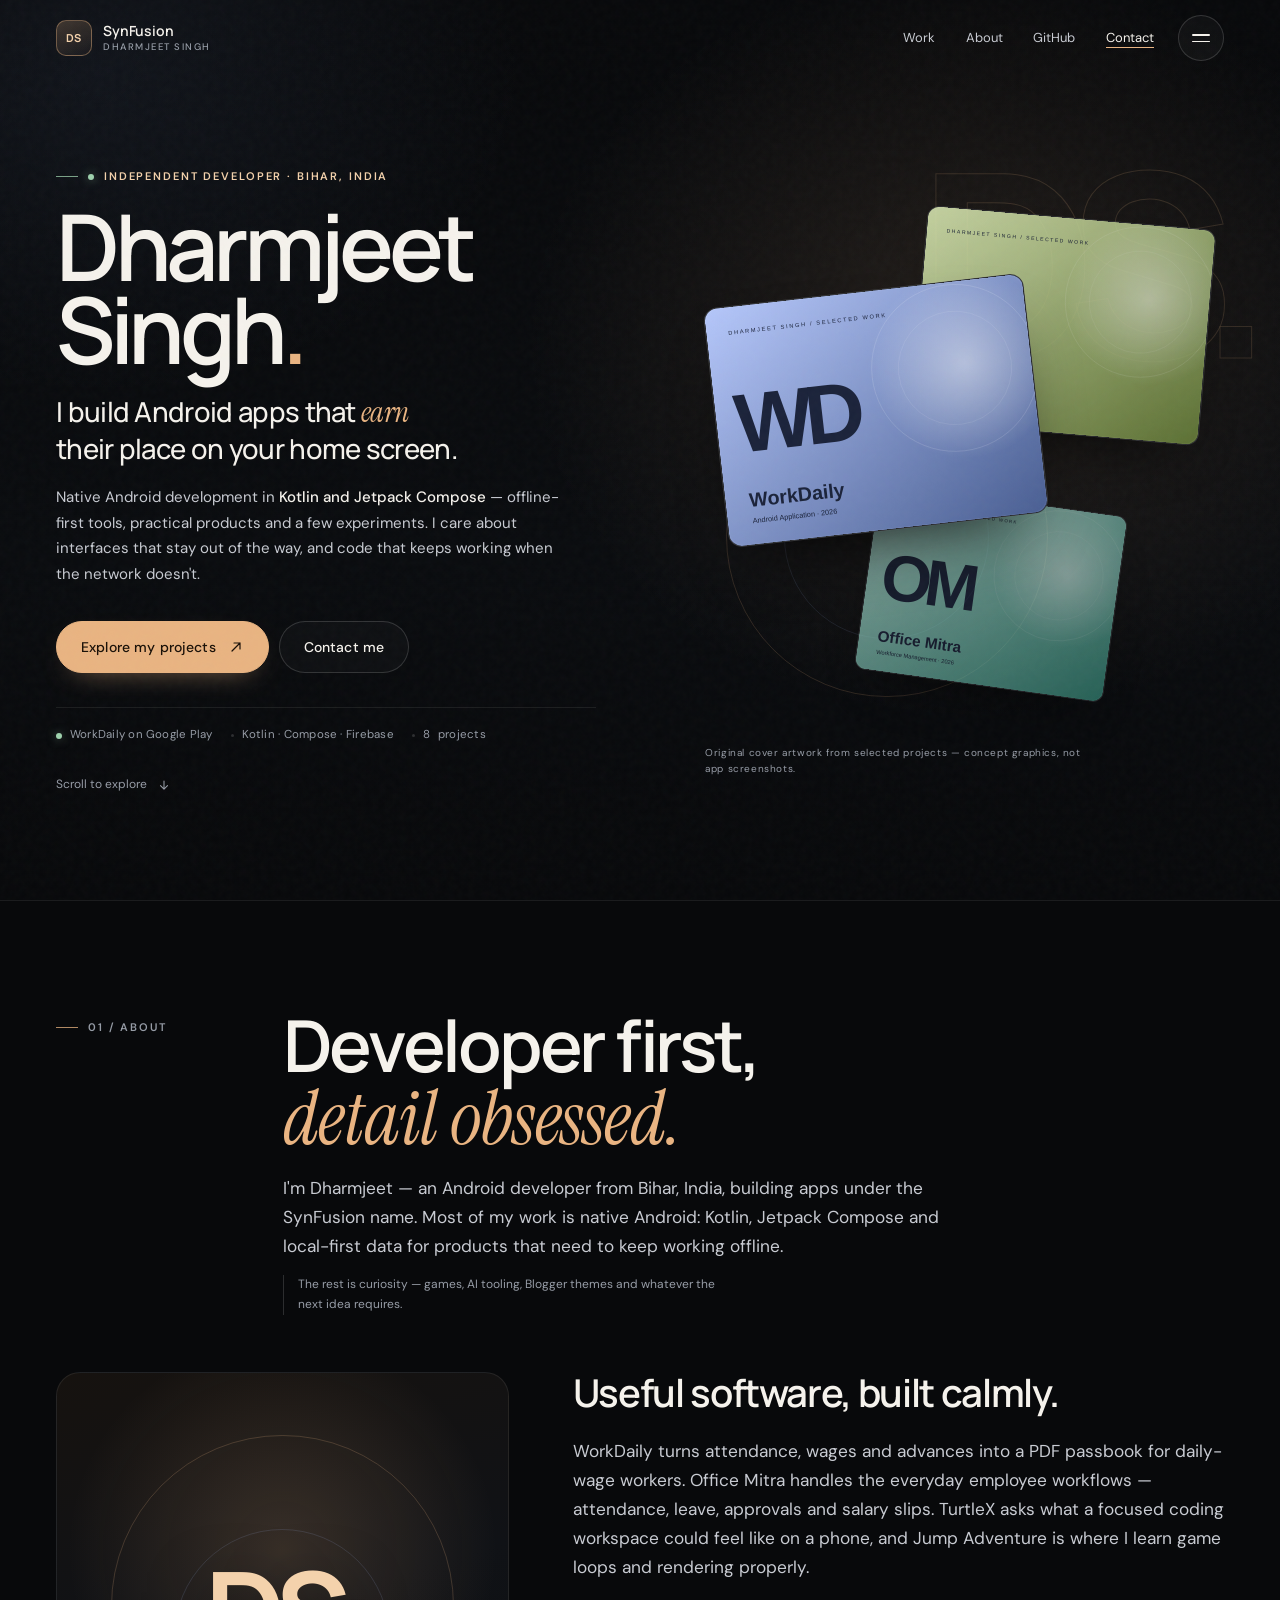
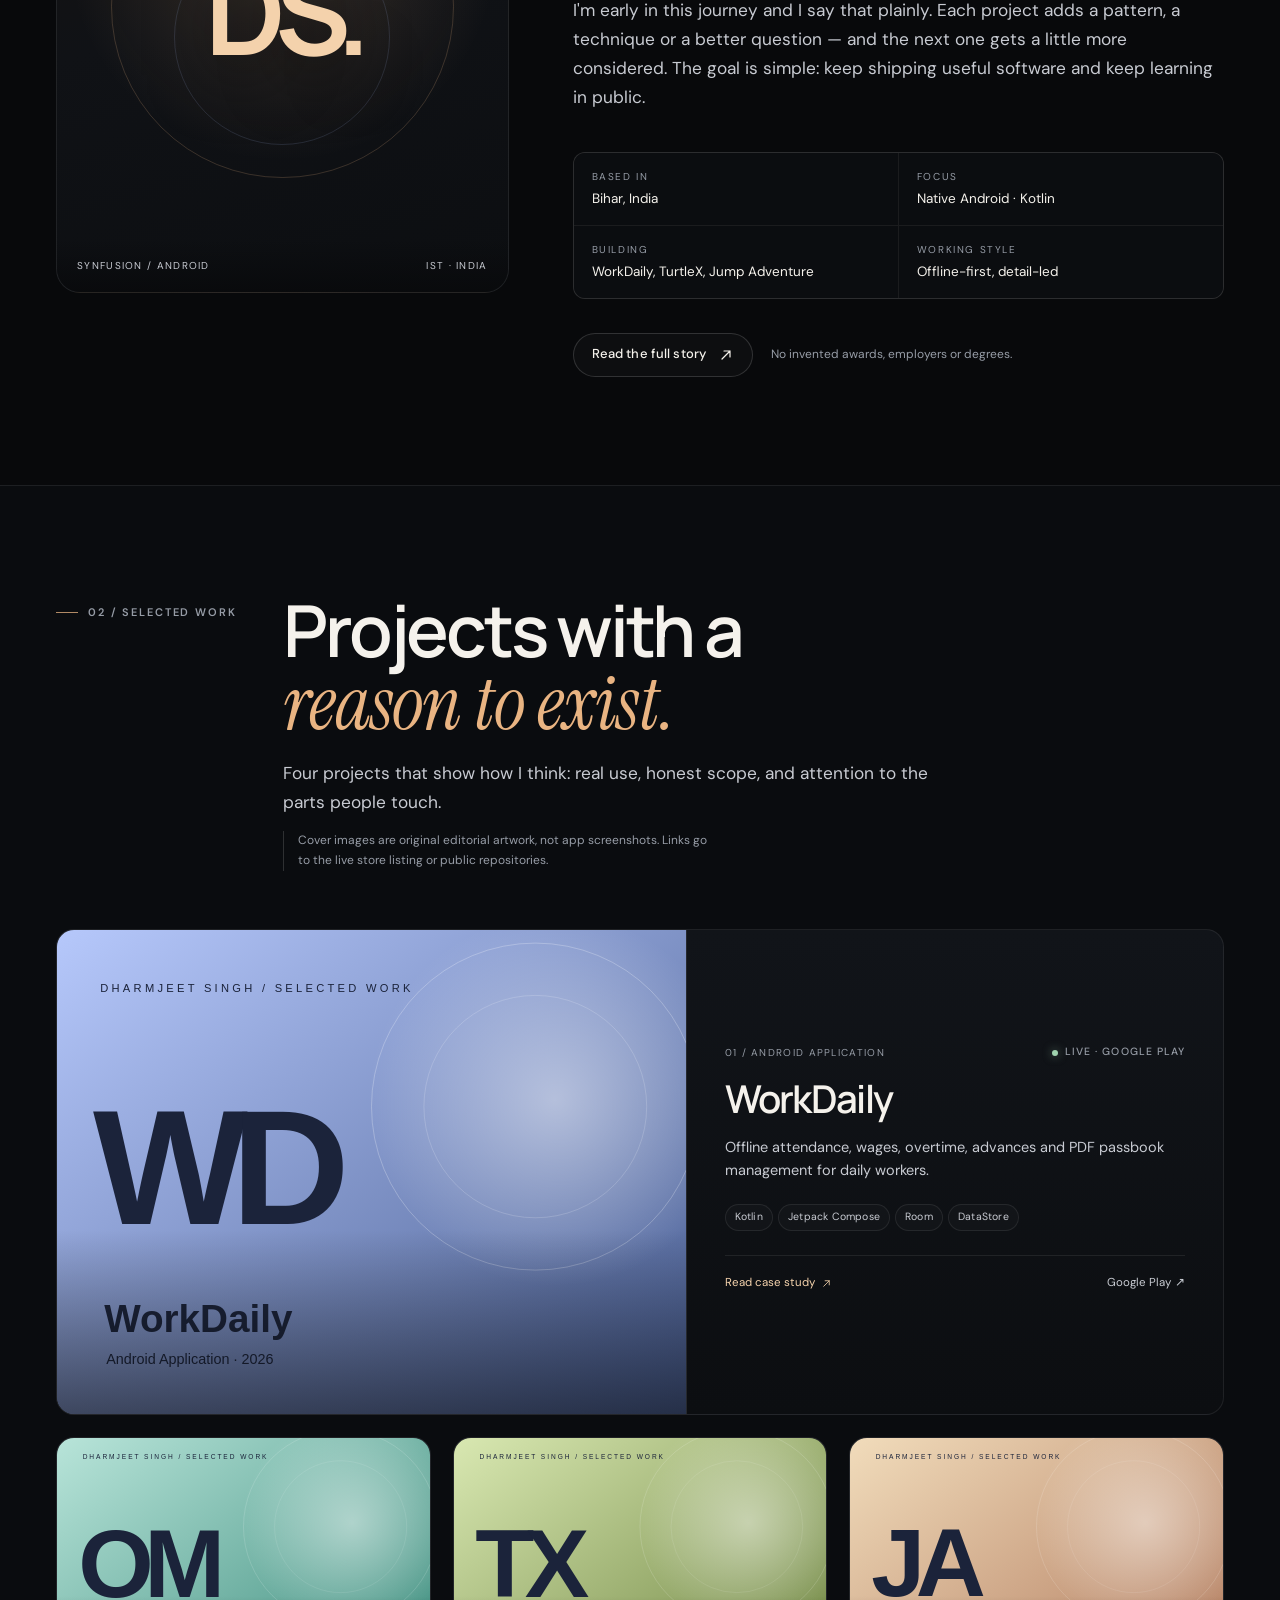
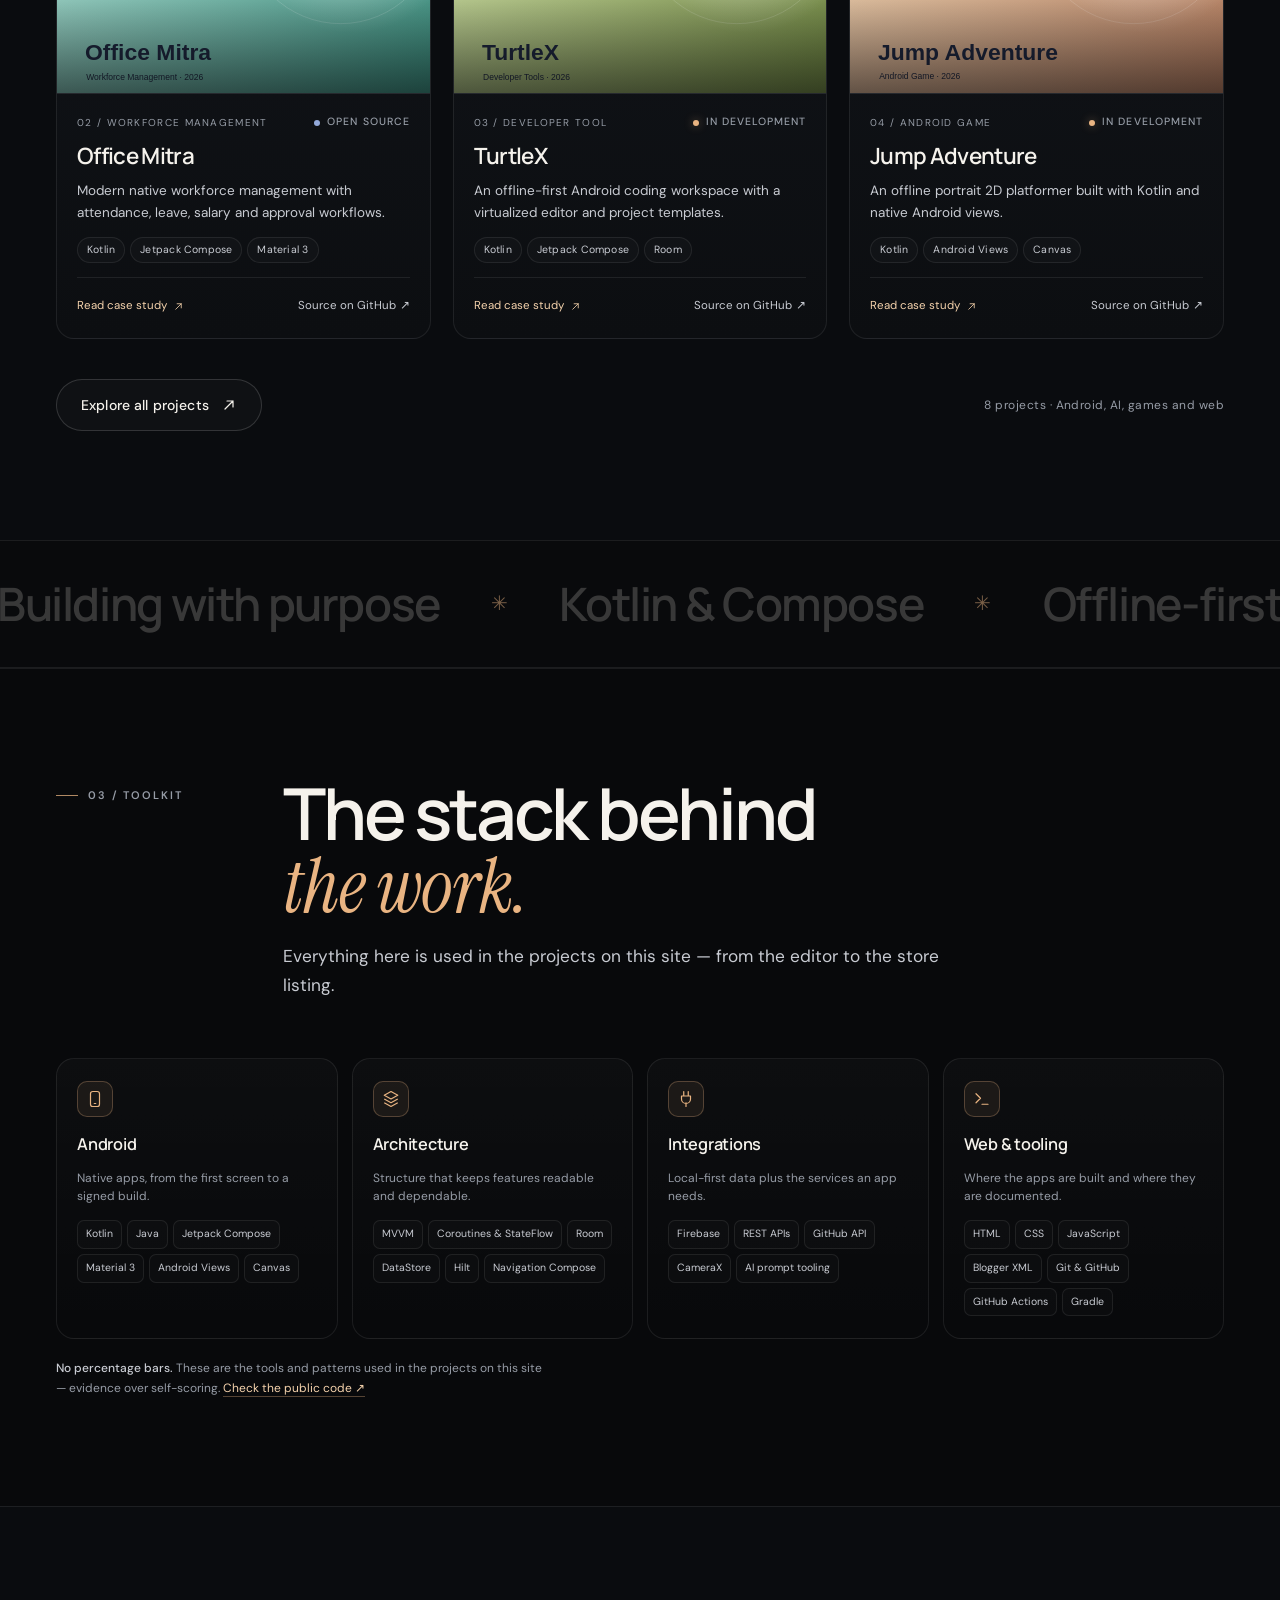
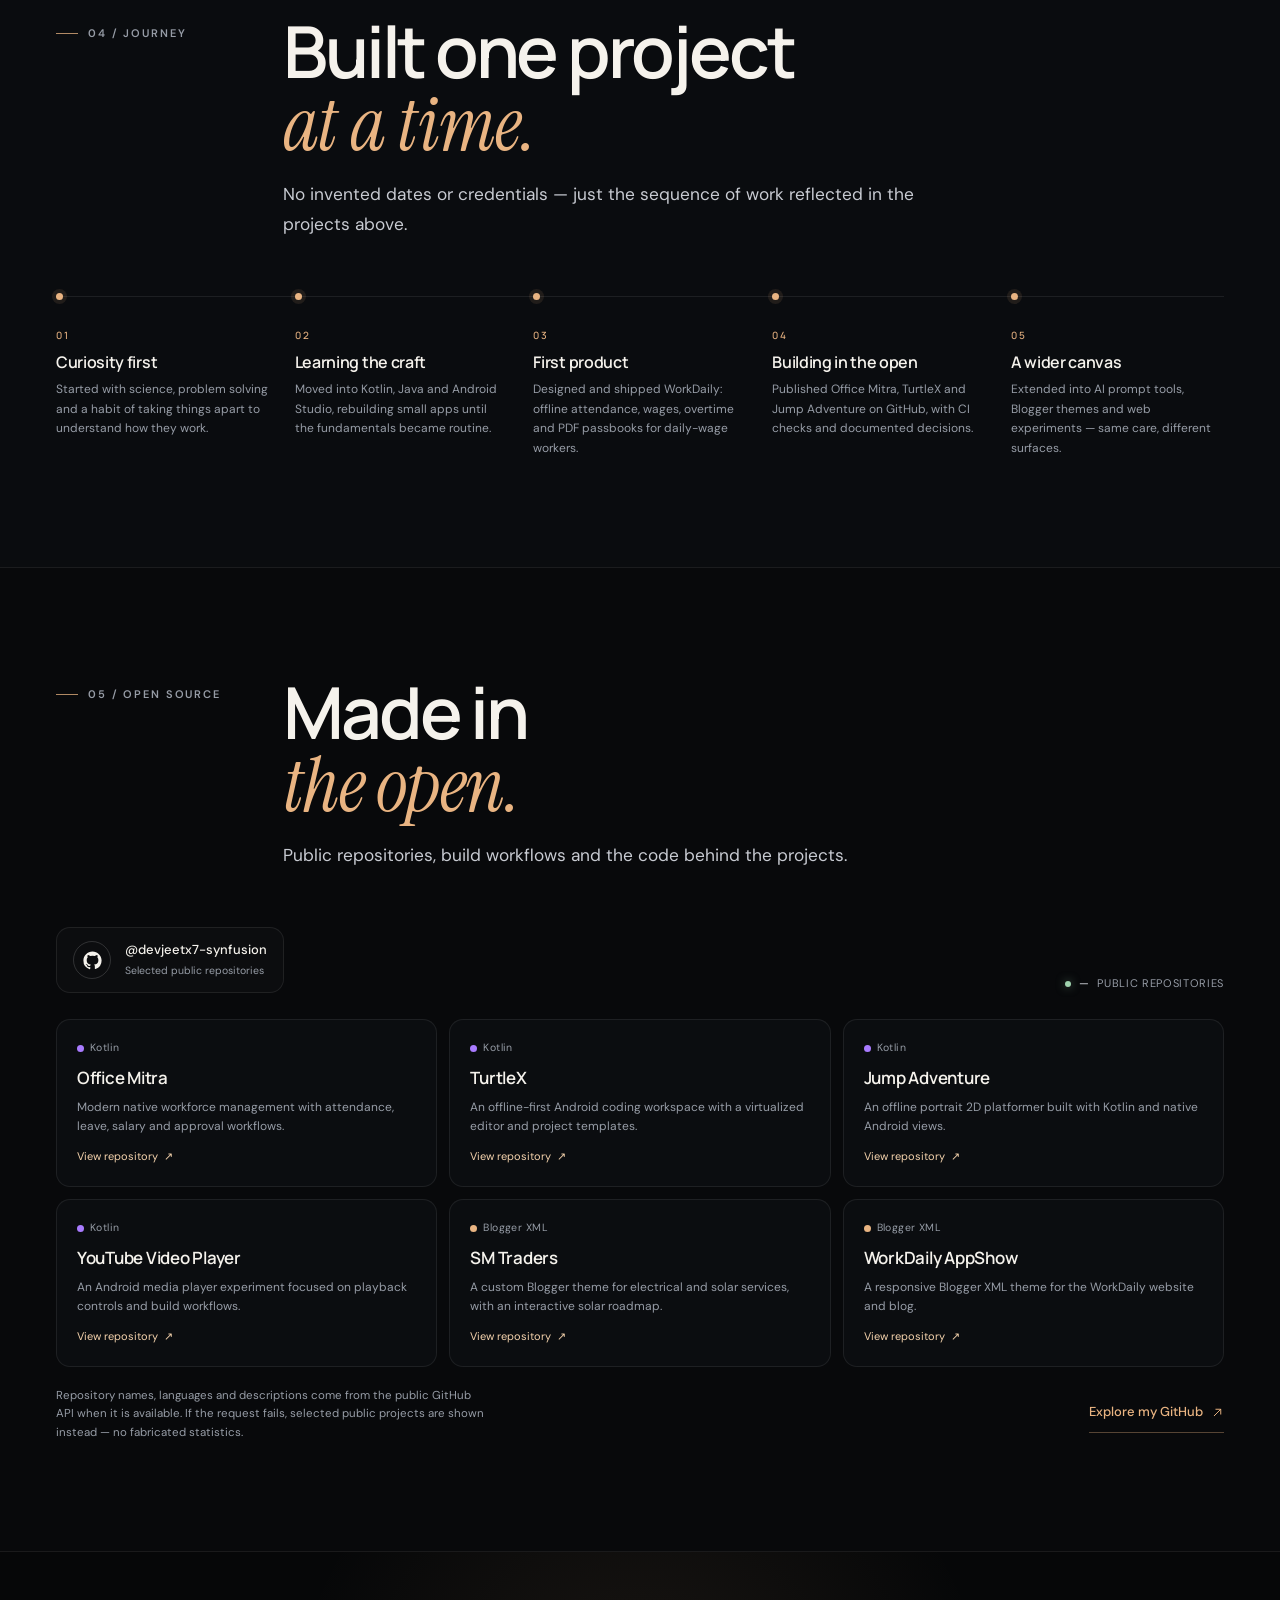
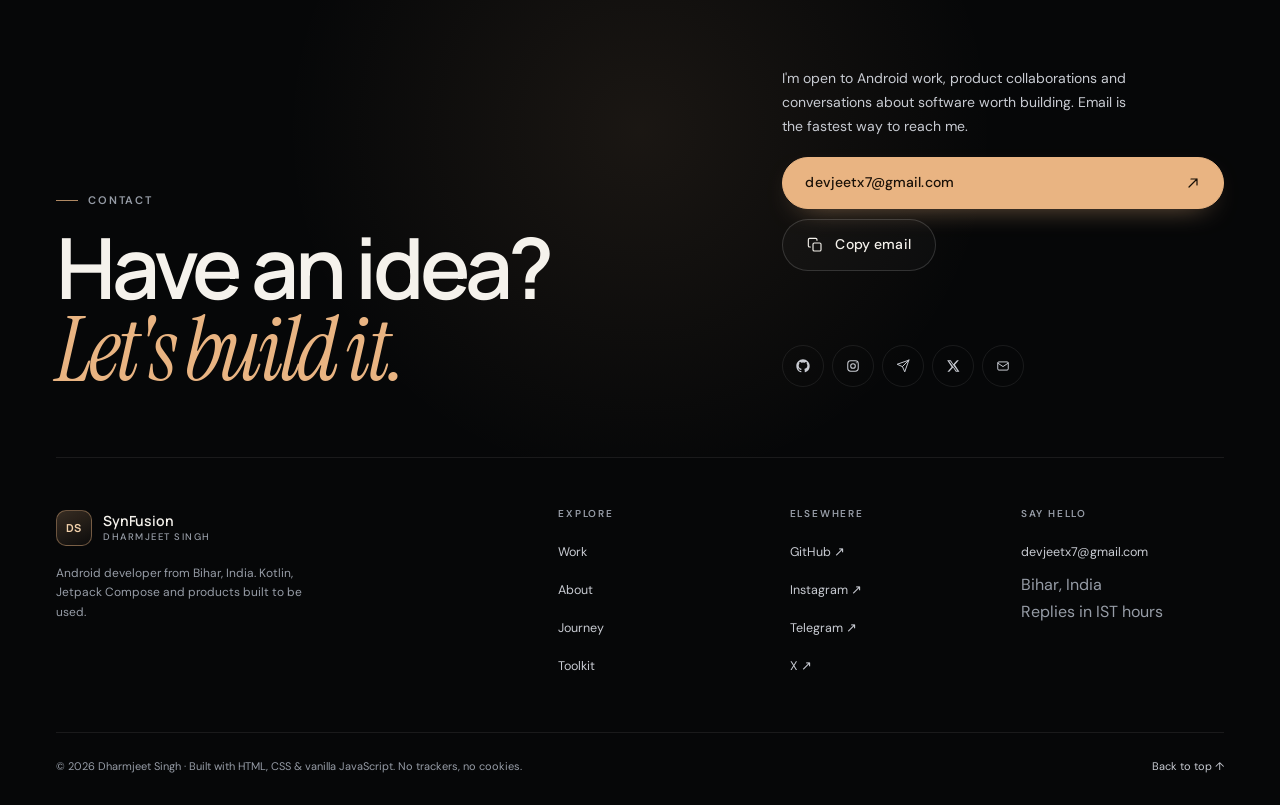
<file: index.html>
<!doctype html>
<html lang="en">
<head>
<meta charset="utf-8">
<meta name="viewport" content="width=device-width, initial-scale=1">
<meta name="theme-color" content="#08090b">
<meta name="color-scheme" content="dark">
<title>Dharmjeet Singh — Android Developer &amp; Software Creator</title>
<meta name="description" content="Android developer from Bihar, India. Kotlin, Jetpack Compose and offline-first products — WorkDaily, Office Mitra, TurtleX and more.">
<meta name="author" content="Dharmjeet Singh">
<meta property="og:type" content="website">
<meta property="og:site_name" content="Dharmjeet Singh — SynFusion">
<meta property="og:title" content="Dharmjeet Singh — Android Developer &amp; Software Creator">
<meta property="og:description" content="Android developer from Bihar, India. Kotlin, Jetpack Compose and offline-first products — WorkDaily, Office Mitra, TurtleX and more.">
<meta name="twitter:card" content="summary">
<meta name="twitter:title" content="Dharmjeet Singh — Android Developer &amp; Software Creator">
<meta name="twitter:description" content="Android developer from Bihar, India. Kotlin, Jetpack Compose and offline-first products — WorkDaily, Office Mitra, TurtleX and more.">
<link rel="icon" type="image/svg+xml" href="assets/favicon.svg">
<link rel="apple-touch-icon" href="assets/apple-touch-icon.png">
<link rel="preload" href="assets/fonts/manrope-600.woff2" as="font" type="font/woff2" crossorigin>
<link rel="preload" href="assets/fonts/dm-sans-400.woff2" as="font" type="font/woff2" crossorigin>
<link rel="preload" href="assets/fonts/instrument-serif-400-italic.woff2" as="font" type="font/woff2" crossorigin>
<link rel="stylesheet" href="css/style.css?v=6">
<script type="application/ld+json">{"@context":"https://schema.org","@type":"Person","name":"Dharmjeet Singh","jobTitle":"Android Developer","sameAs":["https://github.com/devjeetx7-synfusion","https://instagram.com/devjeetx7","https://t.me/synfusion_coder","https://x.com/getsynfusion"],"knowsAbout":["Android development","Kotlin","Jetpack Compose","Firebase"]}</script>
<script src="js/projects.js?v=6" defer></script>
<script src="js/site.js?v=6" defer></script>
</head>
<body class="index-page">
<a class="skip-link" href="#main">Skip to content</a>
<header class="site-header" id="top" data-header>
  <div class="header__inner">
    <a class="brand" href="index.html" aria-label="SynFusion — Dharmjeet Singh, home">
      <span class="brand__mark" aria-hidden="true">DS</span>
      <span class="brand__text">SynFusion<small>Dharmjeet Singh</small></span>
    </a>
    <nav class="nav" aria-label="Primary">
      <a class="nav__link" href="work.html">Work</a><a class="nav__link" href="about.html">About</a><a class="nav__link" href="index.html#github" data-nav="github">GitHub</a><a class="nav__link" href="index.html#contact" data-nav="contact">Contact</a>
    </nav>
    <button class="menu-btn" type="button" aria-label="Open menu" aria-expanded="false" aria-controls="site-menu">
      <span class="menu-btn__lines" aria-hidden="true"><span></span><span></span></span>
    </button>
  </div>
  <div class="scroll-progress" aria-hidden="true"><span data-progress></span></div>
</header>
<nav class="menu" id="site-menu" aria-label="Site menu" aria-hidden="true" inert>
  <div class="menu__inner">
    <div>
      <p class="menu__label">Navigate</p>
      <div class="menu__links">
        <a class="menu__link" href="index.html" aria-current="page"><small>01</small>Home</a>
        <a class="menu__link" href="work.html"><small>02</small>Work</a>
        <a class="menu__link" href="about.html"><small>03</small>About</a>
        <a class="menu__link" href="index.html#github"><small>04</small>GitHub</a>
        <a class="menu__link" href="index.html#contact"><small>05</small>Contact</a>
      </div>
    </div>
    <div class="menu__meta">
      <div class="menu__socials">
        <a class="menu__social" href="https://github.com/devjeetx7-synfusion" target="_blank" rel="noopener noreferrer" aria-label="GitHub (opens in a new tab)"><svg viewBox="0 0 24 24" fill="currentColor" aria-hidden="true"><path d="M12 .5C5.73.5.5 5.73.5 12a11.5 11.5 0 0 0 7.86 10.92c.58.1.79-.25.79-.56v-2c-3.2.7-3.88-1.54-3.88-1.54-.53-1.34-1.29-1.7-1.29-1.7-1.05-.72.08-.7.08-.7 1.16.08 1.77 1.19 1.77 1.19 1.03 1.77 2.7 1.26 3.36.96.1-.75.4-1.26.73-1.55-2.55-.29-5.23-1.28-5.23-5.68 0-1.26.45-2.28 1.19-3.09-.12-.29-.52-1.46.11-3.05 0 0 .97-.31 3.18 1.18a11.1 11.1 0 0 1 5.79 0c2.2-1.49 3.17-1.18 3.17-1.18.63 1.59.23 2.76.11 3.05.74.81 1.19 1.83 1.19 3.09 0 4.41-2.69 5.38-5.25 5.67.41.35.78 1.05.78 2.12v3.14c0 .31.21.67.8.56A11.5 11.5 0 0 0 23.5 12C23.5 5.73 18.27.5 12 .5Z"/></svg></a><a class="menu__social" href="https://instagram.com/devjeetx7" target="_blank" rel="noopener noreferrer" aria-label="Instagram (opens in a new tab)"><svg viewBox="0 0 24 24" fill="none" stroke="currentColor" stroke-width="1.8" aria-hidden="true"><rect x="3" y="3" width="18" height="18" rx="5"/><circle cx="12" cy="12" r="4"/><circle cx="17.6" cy="6.4" r="1" fill="currentColor" stroke="none"/></svg></a><a class="menu__social" href="https://t.me/synfusion_coder" target="_blank" rel="noopener noreferrer" aria-label="Telegram (opens in a new tab)"><svg viewBox="0 0 24 24" fill="none" stroke="currentColor" stroke-width="1.7" aria-hidden="true"><path d="M22 2 11 13M22 2l-7 20-4-9-9-4 20-7Z" stroke-linecap="round" stroke-linejoin="round"/></svg></a><a class="menu__social" href="https://x.com/getsynfusion" target="_blank" rel="noopener noreferrer" aria-label="X (opens in a new tab)"><svg viewBox="0 0 24 24" fill="currentColor" aria-hidden="true"><path d="M18.9 2H22l-6.8 7.75L23 22h-6.12l-4.8-7.45L5.55 22H2.43l7.27-8.4L2 2h6.26l4.34 6.8L18.9 2Zm-1.09 18h1.7L7.3 3.9H5.48z"/></svg></a><a class="menu__social" href="mailto:devjeetx7@gmail.com" target="_blank" rel="noopener noreferrer" aria-label="Email (opens in a new tab)"><svg viewBox="0 0 24 24" fill="none" stroke="currentColor" stroke-width="1.7" aria-hidden="true"><rect x="3" y="5" width="18" height="14" rx="2"/><path d="m3 7 9 6 9-6" stroke-linecap="round" stroke-linejoin="round"/></svg></a>
      </div>
      <div class="menu__where">
        <span>Bihar, India · <strong id="local-time">IST</strong></span>
        <a class="menu__email" href="mailto:devjeetx7@gmail.com">devjeetx7@gmail.com</a>
      </div>
    </div>
  </div>
</nav>
<main id="main">
  <section class="hero" aria-labelledby="hero-title">
    <div class="hero__grid">
      <div class="hero__copy">
        <p class="eyebrow hero__eyebrow"><span class="live-dot" aria-hidden="true"></span>Independent developer · Bihar, India</p>
        <h1 class="hero__title" id="hero-title"><span>Dharmjeet</span> <span>Singh<span class="dot">.</span></span></h1>
        <p class="hero__headline">I build Android apps that <em>earn</em> their place on your home screen.</p>
        <p class="hero__text">Native Android development in <strong>Kotlin and Jetpack Compose</strong> — offline-first tools, practical products and a few experiments. I care about interfaces that stay out of the way, and code that keeps working when the network doesn't.</p>
        <div class="hero__actions">
          <a class="btn btn--primary" href="#work">Explore my projects <svg viewBox="0 0 24 24" fill="none" stroke="currentColor" stroke-width="1.8" aria-hidden="true"><path d="M6 18 18 6M9 6h9v9" stroke-linecap="round" stroke-linejoin="round"/></svg></a>
          <a class="btn btn--ghost" href="#contact">Contact me</a>
        </div>
        <div class="hero__meta">
          <span><span class="live-dot" aria-hidden="true"></span>WorkDaily on Google Play</span>
          <span>Kotlin · Compose · Firebase</span>
          <span><span data-project-count>8</span> projects</span>
        </div>
        <a class="hero__scroll" href="#about">Scroll to explore <svg viewBox="0 0 24 24" fill="none" stroke="currentColor" stroke-width="1.8" aria-hidden="true"><path d="M12 5v14M6 13l6 6 6-6" stroke-linecap="round" stroke-linejoin="round"/></svg></a>
      </div>
      <div class="hero__visual">
        <div class="hero__art">
        <span class="hero__monogram" aria-hidden="true">DS.</span>
        <span class="hero__ring" aria-hidden="true"></span>
        <figure class="hero__cover hero__cover--1">
          <img src="assets/workdaily-cover.svg" width="960" height="740" fetchpriority="high" decoding="async" alt="WorkDaily cover artwork: WD monogram, project name and category on a blue gradient.">
        </figure>
        <figure class="hero__cover hero__cover--2">
          <img src="assets/turtlex-cover.svg" width="960" height="740" decoding="async" alt="TurtleX cover artwork: TX monogram, project name and category on an olive gradient.">
        </figure>
        <figure class="hero__cover hero__cover--3">
          <img src="assets/officemitra-cover.svg" width="960" height="740" decoding="async" alt="Office Mitra cover artwork: OM monogram, project name and category on a green gradient.">
        </figure>
        </div>
        <p class="hero__art-note">Original cover artwork from selected projects — concept graphics, not app screenshots.</p>
      </div>
    </div>
  </section>

  <section class="section" id="about" aria-labelledby="about-title">
    <div class="container">
      <div class="section__head" data-reveal>
      <p class="eyebrow">01 / About</p>
      <div class="section__intro">
        <h2 class="display">Developer first,<br><em>detail obsessed.</em></h2>
        <p class="lede">I'm Dharmjeet — an Android developer from Bihar, India, building apps under the SynFusion name. Most of my work is native Android: Kotlin, Jetpack Compose and local-first data for products that need to keep working offline.</p>
        <p class="section__aside">The rest is curiosity — games, AI tooling, Blogger themes and whatever the next idea requires.</p>
      </div>
    </div>
      <div class="about">
        <div class="about__plate" data-reveal aria-hidden="true">
          <span class="about__monogram">DS.</span>
          <div class="about__plate-foot"><span>SynFusion / Android</span><span>IST · India</span></div>
        </div>
        <div class="about__body">
          <h3 class="headline">Useful software, built calmly.</h3>
          <p class="lede">WorkDaily turns attendance, wages and advances into a PDF passbook for daily-wage workers. Office Mitra handles the everyday employee workflows — attendance, leave, approvals and salary slips. TurtleX asks what a focused coding workspace could feel like on a phone, and Jump Adventure is where I learn game loops and rendering properly.</p>
          <p class="lede">I'm early in this journey and I say that plainly. Each project adds a pattern, a technique or a better question — and the next one gets a little more considered. The goal is simple: keep shipping useful software and keep learning in public.</p>
          <dl class="about__facts">
            <div class="about__fact"><dt>Based in</dt><dd>Bihar, India</dd></div>
            <div class="about__fact"><dt>Focus</dt><dd>Native Android · Kotlin</dd></div>
            <div class="about__fact"><dt>Building</dt><dd>WorkDaily, TurtleX, Jump Adventure</dd></div>
            <div class="about__fact"><dt>Working style</dt><dd>Offline-first, detail-led</dd></div>
          </dl>
          <div class="about__foot">
            <a class="btn btn--ghost btn--sm" href="about.html">Read the full story <svg viewBox="0 0 24 24" fill="none" stroke="currentColor" stroke-width="1.8" aria-hidden="true"><path d="M6 18 18 6M9 6h9v9" stroke-linecap="round" stroke-linejoin="round"/></svg></a>
            <p class="muted">No invented awards, employers or degrees.</p>
          </div>
        </div>
      </div>
    </div>
  </section>

  <section class="section section--soft" id="work" aria-labelledby="work-title">
    <div class="container">
      <div class="section__head" data-reveal>
      <p class="eyebrow">02 / Selected work</p>
      <div class="section__intro">
        <h2 class="display">Projects with a<br><em>reason to exist.</em></h2>
        <p class="lede">Four projects that show how I think: real use, honest scope, and attention to the parts people touch.</p>
        <p class="section__aside">Cover images are original editorial artwork, not app screenshots. Links go to the live store listing or public repositories.</p>
      </div>
    </div>
      <div class="projects" id="featured-grid">
        <noscript><p class="lede">Project cards need JavaScript. You can <a href="work.html">browse the archive</a> or visit <a href="https://github.com/devjeetx7-synfusion">GitHub</a>.</p></noscript>
      </div>
      <div class="projects__cta">
        <a class="btn btn--ghost" href="work.html">Explore all projects <svg viewBox="0 0 24 24" fill="none" stroke="currentColor" stroke-width="1.8" aria-hidden="true"><path d="M6 18 18 6M9 6h9v9" stroke-linecap="round" stroke-linejoin="round"/></svg></a>
        <p class="projects__count"><span data-project-count>8</span> projects · Android, AI, games and web</p>
      </div>
    </div>
  </section>

  <div class="marquee" aria-hidden="true">
    <div class="marquee__track" data-marquee>
      <div class="marquee__group">
        <span>Building with purpose</span><i>✳</i><span>Kotlin &amp; Compose</span><i>✳</i><span>Offline-first</span><i>✳</i><span>Made in India</span><i>✳</i>
      </div>
      <div class="marquee__group">
        <span>Building with purpose</span><i>✳</i><span>Kotlin &amp; Compose</span><i>✳</i><span>Offline-first</span><i>✳</i><span>Made in India</span><i>✳</i>
      </div>
    </div>
  </div>

  <section class="section" id="skills" aria-labelledby="skills-title">
    <div class="container">
      <div class="section__head" data-reveal>
      <p class="eyebrow">03 / Toolkit</p>
      <div class="section__intro">
        <h2 class="display">The stack behind<br><em>the work.</em></h2>
        <p class="lede">Everything here is used in the projects on this site — from the editor to the store listing.</p>
      </div>
    </div>
      <div class="skills">
      <article class="skill">
        <span class="skill__icon"><svg viewBox="0 0 24 24" fill="none" stroke="currentColor" stroke-width="1.6" aria-hidden="true"><rect x="6" y="2" width="12" height="20" rx="3"/><path d="M11 18h2" stroke-linecap="round"/></svg></span>
        <h3 class="skill__title">Android</h3>
        <p class="skill__note">Native apps, from the first screen to a signed build.</p>
        <ul class="skill__items"><li>Kotlin</li><li>Java</li><li>Jetpack Compose</li><li>Material 3</li><li>Android Views</li><li>Canvas</li></ul>
      </article>
      <article class="skill">
        <span class="skill__icon"><svg viewBox="0 0 24 24" fill="none" stroke="currentColor" stroke-width="1.6" aria-hidden="true"><path d="m12 2 9 5-9 5-9-5 9-5Z" stroke-linejoin="round"/><path d="m3 12 9 5 9-5" stroke-linejoin="round"/><path d="m3 17 9 5 9-5" stroke-linejoin="round"/></svg></span>
        <h3 class="skill__title">Architecture</h3>
        <p class="skill__note">Structure that keeps features readable and dependable.</p>
        <ul class="skill__items"><li>MVVM</li><li>Coroutines & StateFlow</li><li>Room</li><li>DataStore</li><li>Hilt</li><li>Navigation Compose</li></ul>
      </article>
      <article class="skill">
        <span class="skill__icon"><svg viewBox="0 0 24 24" fill="none" stroke="currentColor" stroke-width="1.6" aria-hidden="true"><path d="M12 22v-5M9 8V2M15 8V2M18 8H6v4a6 6 0 0 0 12 0V8Z" stroke-linecap="round" stroke-linejoin="round"/></svg></span>
        <h3 class="skill__title">Integrations</h3>
        <p class="skill__note">Local-first data plus the services an app needs.</p>
        <ul class="skill__items"><li>Firebase</li><li>REST APIs</li><li>GitHub API</li><li>CameraX</li><li>AI prompt tooling</li></ul>
      </article>
      <article class="skill">
        <span class="skill__icon"><svg viewBox="0 0 24 24" fill="none" stroke="currentColor" stroke-width="1.6" aria-hidden="true"><path d="m4 17 6-6-6-6M12 19h8" stroke-linecap="round" stroke-linejoin="round"/></svg></span>
        <h3 class="skill__title">Web & tooling</h3>
        <p class="skill__note">Where the apps are built and where they are documented.</p>
        <ul class="skill__items"><li>HTML</li><li>CSS</li><li>JavaScript</li><li>Blogger XML</li><li>Git & GitHub</li><li>GitHub Actions</li><li>Gradle</li></ul>
      </article>
    </div>
    <p class="skills__note"><strong>No percentage bars.</strong> These are the tools and patterns used in the projects on this site — evidence over self-scoring. <a href="index.html#github">Check the public code ↗</a></p>
    </div>
  </section>

  <section class="section section--soft" id="journey" aria-labelledby="journey-title">
    <div class="container">
      <div class="section__head" data-reveal>
      <p class="eyebrow">04 / Journey</p>
      <div class="section__intro">
        <h2 class="display">Built one project<br><em>at a time.</em></h2>
        <p class="lede">No invented dates or credentials — just the sequence of work reflected in the projects above.</p>
      </div>
    </div>
      <ol class="journey">
      <li class="step">
        <span class="step__num">01</span>
        <h3 class="step__title">Curiosity first</h3>
        <p class="step__text">Started with science, problem solving and a habit of taking things apart to understand how they work.</p>
      </li>      <li class="step">
        <span class="step__num">02</span>
        <h3 class="step__title">Learning the craft</h3>
        <p class="step__text">Moved into Kotlin, Java and Android Studio, rebuilding small apps until the fundamentals became routine.</p>
      </li>      <li class="step">
        <span class="step__num">03</span>
        <h3 class="step__title">First product</h3>
        <p class="step__text">Designed and shipped WorkDaily: offline attendance, wages, overtime and PDF passbooks for daily-wage workers.</p>
      </li>      <li class="step">
        <span class="step__num">04</span>
        <h3 class="step__title">Building in the open</h3>
        <p class="step__text">Published Office Mitra, TurtleX and Jump Adventure on GitHub, with CI checks and documented decisions.</p>
      </li>      <li class="step">
        <span class="step__num">05</span>
        <h3 class="step__title">A wider canvas</h3>
        <p class="step__text">Extended into AI prompt tools, Blogger themes and web experiments — same care, different surfaces.</p>
      </li>
    </ol>
    </div>
  </section>

  <section class="section" id="github" aria-labelledby="github-title">
    <div class="container">
      <div class="section__head" data-reveal>
      <p class="eyebrow">05 / Open source</p>
      <div class="section__intro">
        <h2 class="display">Made in<br><em>the open.</em></h2>
        <p class="lede">Public repositories, build workflows and the code behind the projects.</p>
      </div>
    </div>
      <div class="github__head">
        <div class="github__account">
          <span class="github__mark" aria-hidden="true"><svg viewBox="0 0 24 24" fill="currentColor" aria-hidden="true"><path d="M12 .5C5.73.5.5 5.73.5 12a11.5 11.5 0 0 0 7.86 10.92c.58.1.79-.25.79-.56v-2c-3.2.7-3.88-1.54-3.88-1.54-.53-1.34-1.29-1.7-1.29-1.7-1.05-.72.08-.7.08-.7 1.16.08 1.77 1.19 1.77 1.19 1.03 1.77 2.7 1.26 3.36.96.1-.75.4-1.26.73-1.55-2.55-.29-5.23-1.28-5.23-5.68 0-1.26.45-2.28 1.19-3.09-.12-.29-.52-1.46.11-3.05 0 0 .97-.31 3.18 1.18a11.1 11.1 0 0 1 5.79 0c2.2-1.49 3.17-1.18 3.17-1.18.63 1.59.23 2.76.11 3.05.74.81 1.19 1.83 1.19 3.09 0 4.41-2.69 5.38-5.25 5.67.41.35.78 1.05.78 2.12v3.14c0 .31.21.67.8.56A11.5 11.5 0 0 0 23.5 12C23.5 5.73 18.27.5 12 .5Z"/></svg></span>
          <div>
            <strong>@devjeetx7-synfusion</strong>
            <small id="github-data-label">Fetching public repositories</small>
          </div>
        </div>
        <p class="github__live"><span class="live-dot" aria-hidden="true"></span><b id="public-repo-count">—</b> public repositories</p>
      </div>
      <div class="repos" id="github-repos">
        <p class="repos__status" aria-busy="true">Fetching public repositories from GitHub…</p>
      </div>
      <p class="sr-only" id="github-status" role="status" aria-live="polite"></p>
      <div class="github__foot">
        <p class="github__note">Repository names, languages and descriptions come from the public GitHub API when it is available. If the request fails, selected public projects are shown instead — no fabricated statistics.</p>
        <a class="link-arrow" href="https://github.com/devjeetx7-synfusion?tab=repositories" target="_blank" rel="noopener noreferrer">Explore my GitHub <svg viewBox="0 0 24 24" fill="none" stroke="currentColor" stroke-width="1.8" aria-hidden="true"><path d="M6 18 18 6M9 6h9v9" stroke-linecap="round" stroke-linejoin="round"/></svg></a>
      </div>
    </div>
  </section>
</main>
<footer class="site-footer" id="contact">
  <section class="contact" aria-labelledby="contact-title">
    <div class="container">
      <div class="contact__head">
        <div>
          <p class="eyebrow">Contact</p>
          <h2 class="contact__title" id="contact-title">Have an idea?<br><em>Let's build it.</em></h2>
        </div>
        <div class="contact__copy">
          <p>I'm open to Android work, product collaborations and conversations about software worth building. Email is the fastest way to reach me.</p>
          <div class="contact__actions">
            <a class="btn btn--primary" href="mailto:devjeetx7@gmail.com?subject=Let%27s%20build%20something">devjeetx7@gmail.com <svg viewBox="0 0 24 24" fill="none" stroke="currentColor" stroke-width="1.8" aria-hidden="true"><path d="M6 18 18 6M9 6h9v9" stroke-linecap="round" stroke-linejoin="round"/></svg></a>
            <button class="btn btn--ghost" type="button" data-copy-email><svg viewBox="0 0 24 24" fill="none" stroke="currentColor" stroke-width="1.7" aria-hidden="true"><rect x="9" y="9" width="12" height="12" rx="2"/><path d="M5 15H4a2 2 0 0 1-2-2V4a2 2 0 0 1 2-2h9a2 2 0 0 1 2 2v1" stroke-linecap="round"/></svg><span>Copy email</span></button>
          </div>
          <p class="contact__feedback" id="copy-feedback" role="status" aria-live="polite"></p>
          <div class="contact__socials" aria-label="Social profiles">
            <a class="contact__social" href="https://github.com/devjeetx7-synfusion" target="_blank" rel="noopener noreferrer" aria-label="GitHub (opens in a new tab)"><svg viewBox="0 0 24 24" fill="currentColor" aria-hidden="true"><path d="M12 .5C5.73.5.5 5.73.5 12a11.5 11.5 0 0 0 7.86 10.92c.58.1.79-.25.79-.56v-2c-3.2.7-3.88-1.54-3.88-1.54-.53-1.34-1.29-1.7-1.29-1.7-1.05-.72.08-.7.08-.7 1.16.08 1.77 1.19 1.77 1.19 1.03 1.77 2.7 1.26 3.36.96.1-.75.4-1.26.73-1.55-2.55-.29-5.23-1.28-5.23-5.68 0-1.26.45-2.28 1.19-3.09-.12-.29-.52-1.46.11-3.05 0 0 .97-.31 3.18 1.18a11.1 11.1 0 0 1 5.79 0c2.2-1.49 3.17-1.18 3.17-1.18.63 1.59.23 2.76.11 3.05.74.81 1.19 1.83 1.19 3.09 0 4.41-2.69 5.38-5.25 5.67.41.35.78 1.05.78 2.12v3.14c0 .31.21.67.8.56A11.5 11.5 0 0 0 23.5 12C23.5 5.73 18.27.5 12 .5Z"/></svg></a><a class="contact__social" href="https://instagram.com/devjeetx7" target="_blank" rel="noopener noreferrer" aria-label="Instagram (opens in a new tab)"><svg viewBox="0 0 24 24" fill="none" stroke="currentColor" stroke-width="1.8" aria-hidden="true"><rect x="3" y="3" width="18" height="18" rx="5"/><circle cx="12" cy="12" r="4"/><circle cx="17.6" cy="6.4" r="1" fill="currentColor" stroke="none"/></svg></a><a class="contact__social" href="https://t.me/synfusion_coder" target="_blank" rel="noopener noreferrer" aria-label="Telegram (opens in a new tab)"><svg viewBox="0 0 24 24" fill="none" stroke="currentColor" stroke-width="1.7" aria-hidden="true"><path d="M22 2 11 13M22 2l-7 20-4-9-9-4 20-7Z" stroke-linecap="round" stroke-linejoin="round"/></svg></a><a class="contact__social" href="https://x.com/getsynfusion" target="_blank" rel="noopener noreferrer" aria-label="X (opens in a new tab)"><svg viewBox="0 0 24 24" fill="currentColor" aria-hidden="true"><path d="M18.9 2H22l-6.8 7.75L23 22h-6.12l-4.8-7.45L5.55 22H2.43l7.27-8.4L2 2h6.26l4.34 6.8L18.9 2Zm-1.09 18h1.7L7.3 3.9H5.48z"/></svg></a><a class="contact__social" href="mailto:devjeetx7@gmail.com" target="_blank" rel="noopener noreferrer" aria-label="Email (opens in a new tab)"><svg viewBox="0 0 24 24" fill="none" stroke="currentColor" stroke-width="1.7" aria-hidden="true"><rect x="3" y="5" width="18" height="14" rx="2"/><path d="m3 7 9 6 9-6" stroke-linecap="round" stroke-linejoin="round"/></svg></a>
          </div>
        </div>
      </div>
    </div>
  </section>
  <div class="container">
    <div class="footer__grid">
      <div class="footer__brand">
        <a class="brand" href="index.html" aria-label="SynFusion — Dharmjeet Singh, home">
          <span class="brand__mark" aria-hidden="true">DS</span>
          <span class="brand__text">SynFusion<small>Dharmjeet Singh</small></span>
        </a>
        <p>Android developer from Bihar, India. Kotlin, Jetpack Compose and products built to be used.</p>
      </div>
      <div class="footer__col">
        <h3>Explore</h3>
        <ul>
          <li><a href="work.html">Work</a></li>
          <li><a href="about.html">About</a></li>
          <li><a href="index.html#journey">Journey</a></li>
          <li><a href="index.html#skills">Toolkit</a></li>
        </ul>
      </div>
      <div class="footer__col">
        <h3>Elsewhere</h3>
        <ul>
          <li><a href="https://github.com/devjeetx7-synfusion" target="_blank" rel="noopener noreferrer">GitHub ↗</a></li>
          <li><a href="https://instagram.com/devjeetx7" target="_blank" rel="noopener noreferrer">Instagram ↗</a></li>
          <li><a href="https://t.me/synfusion_coder" target="_blank" rel="noopener noreferrer">Telegram ↗</a></li>
          <li><a href="https://x.com/getsynfusion" target="_blank" rel="noopener noreferrer">X ↗</a></li>
        </ul>
      </div>
      <div class="footer__col">
        <h3>Say hello</h3>
        <ul>
          <li><a href="mailto:devjeetx7@gmail.com">devjeetx7@gmail.com</a></li>
          <li><span class="muted">Bihar, India</span></li>
          <li><span class="muted">Replies in IST hours</span></li>
        </ul>
      </div>
    </div>
    <div class="footer__base">
      <p>© <span data-year>2026</span> Dharmjeet Singh · Built with HTML, CSS &amp; vanilla JavaScript. No trackers, no cookies.</p>
      <p><a href="#top">Back to top ↑</a></p>
    </div>
  </div>
</footer>
</body>
</html>
</file>
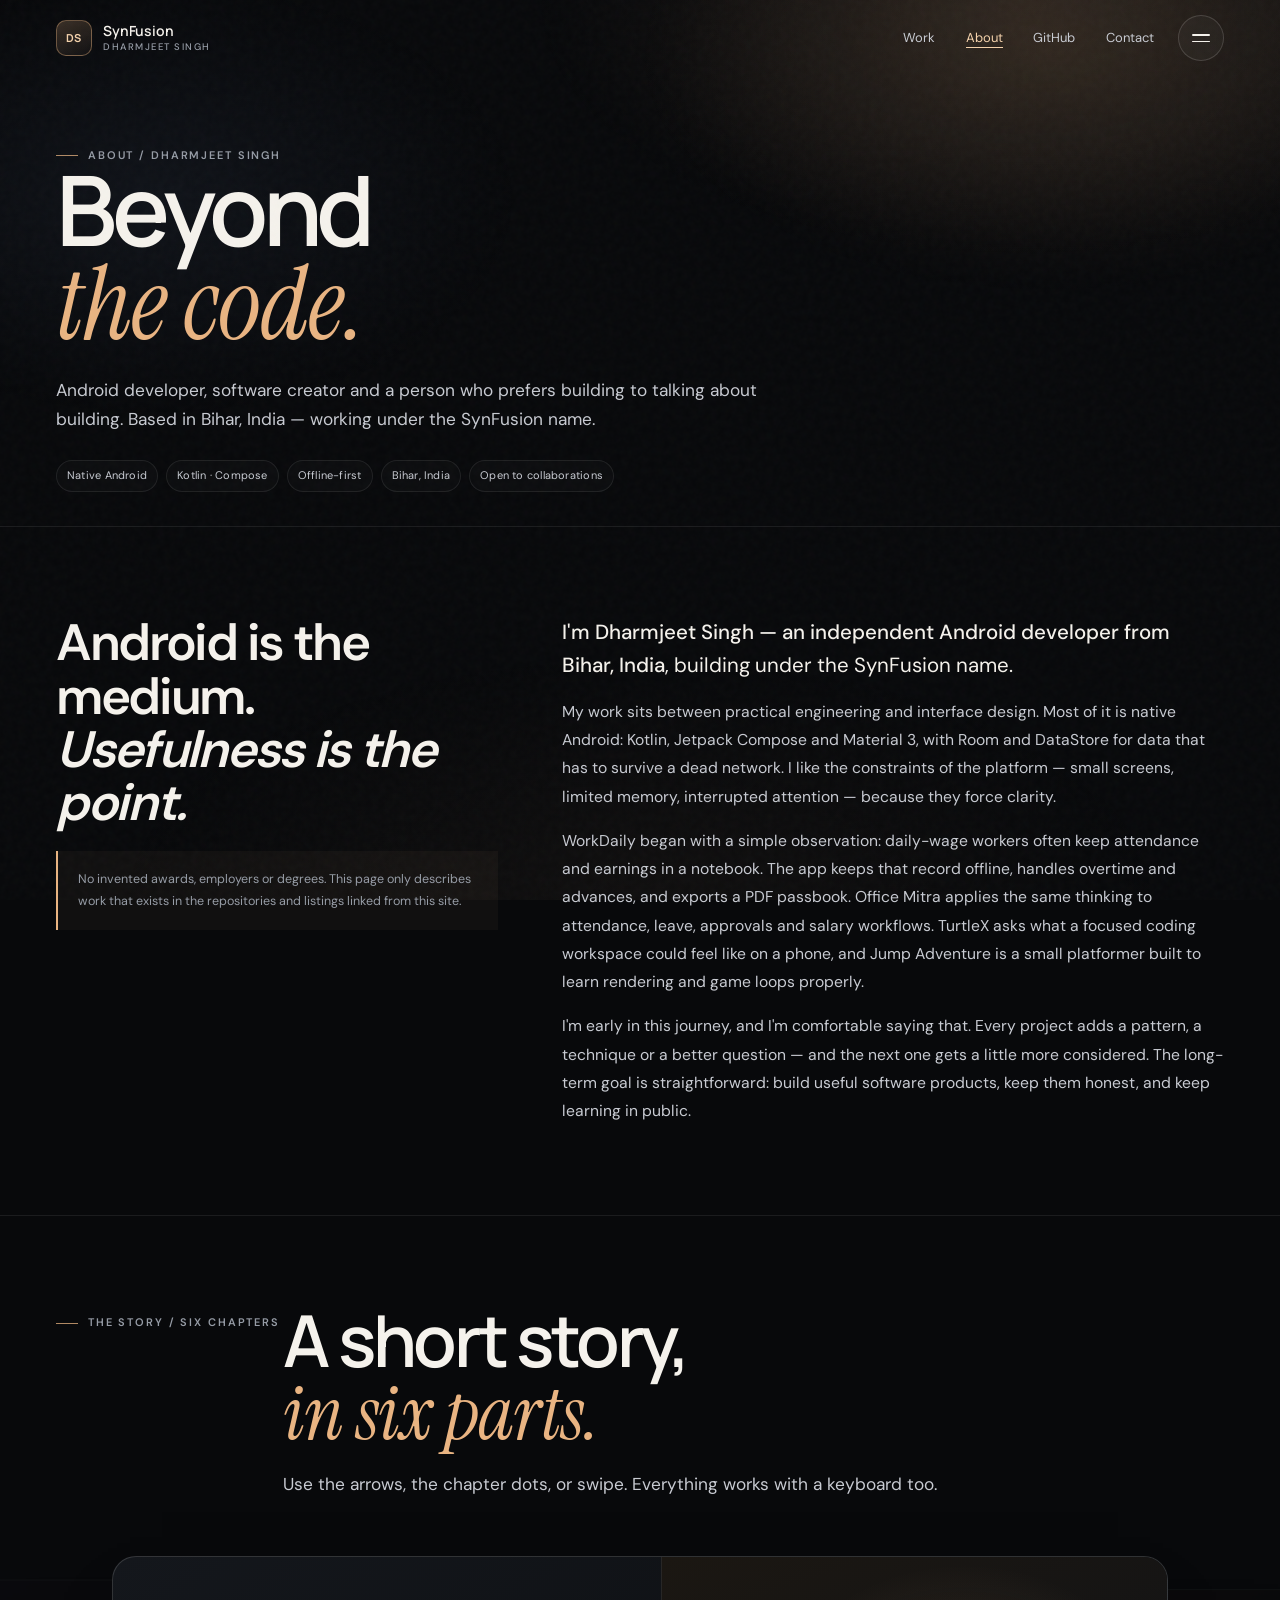
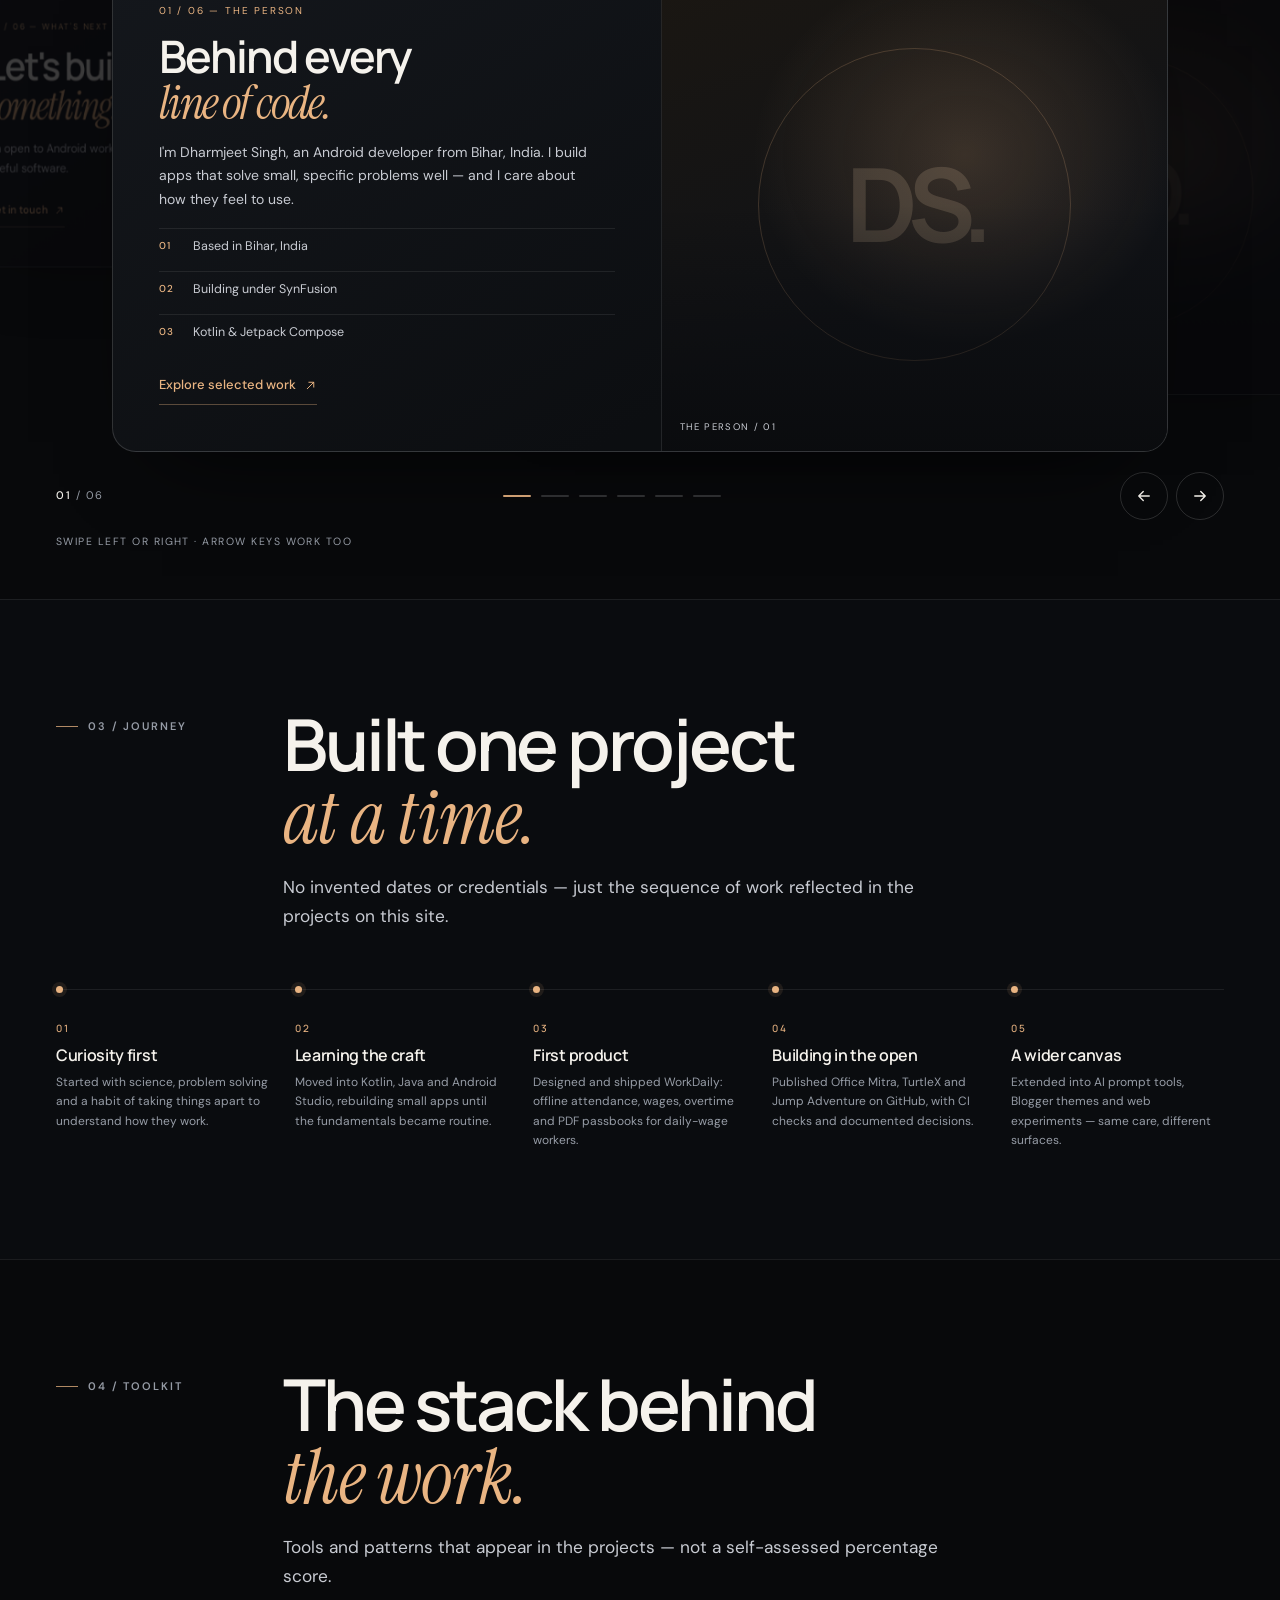
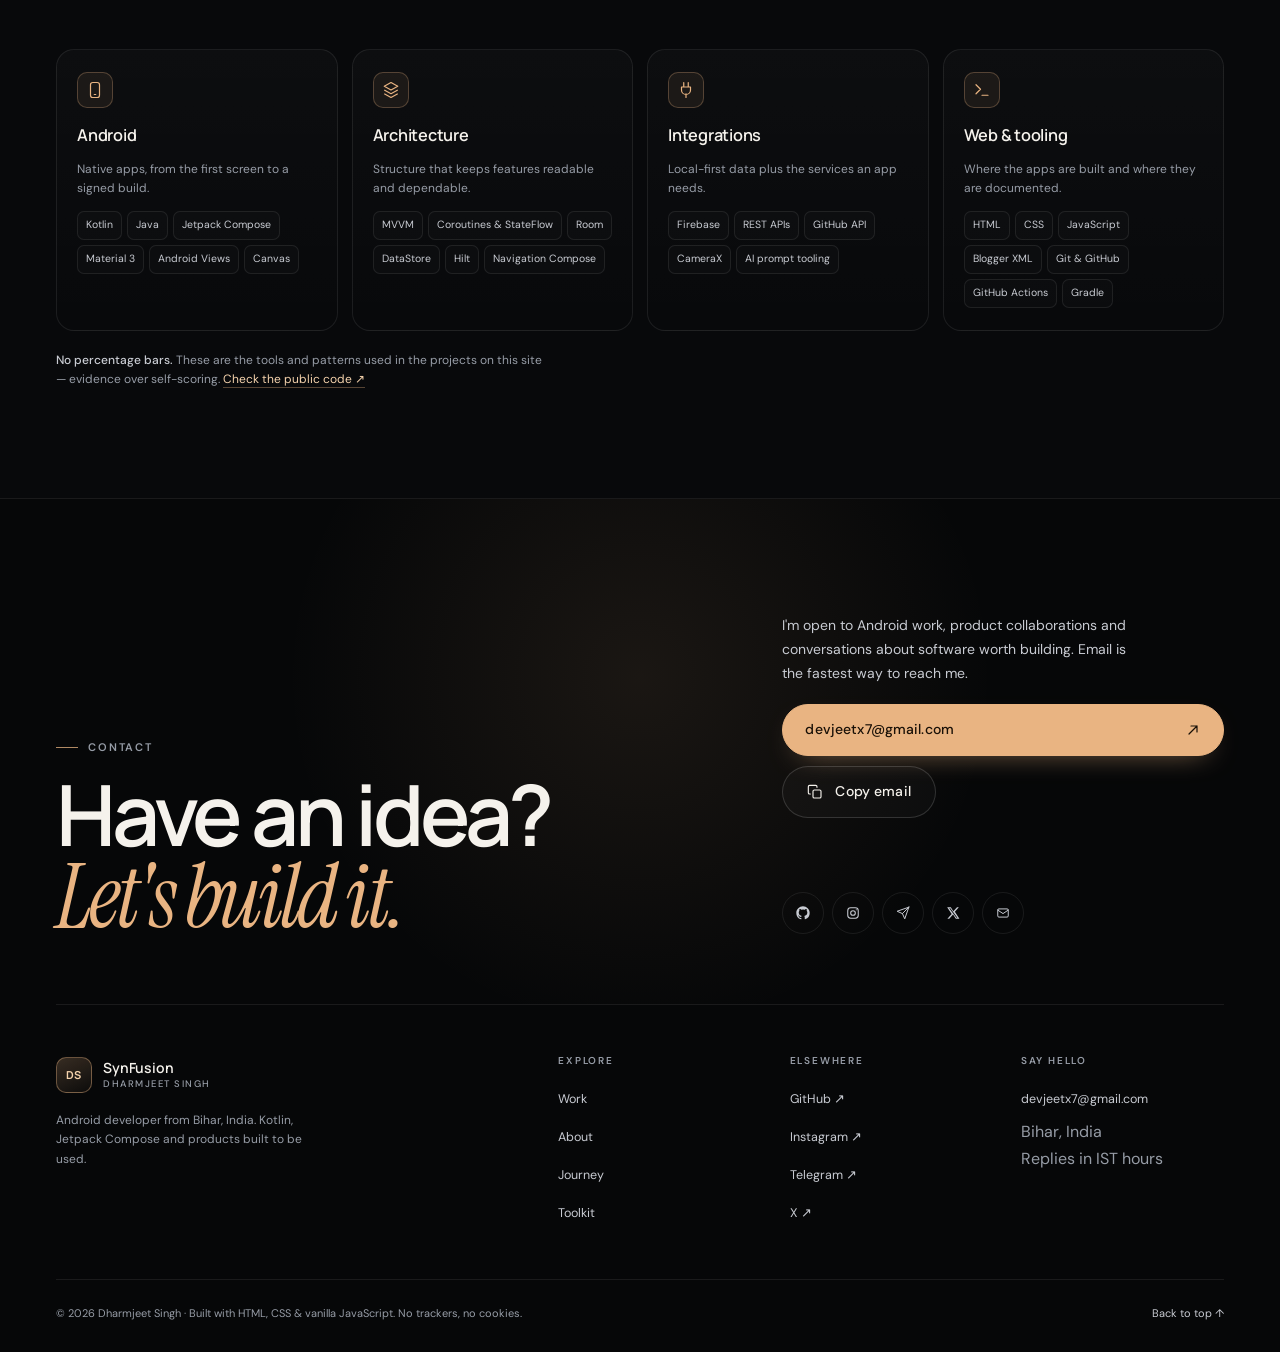
<file: about.html>
<!doctype html>
<html lang="en">
<head>
<meta charset="utf-8">
<meta name="viewport" content="width=device-width, initial-scale=1">
<meta name="theme-color" content="#08090b">
<meta name="color-scheme" content="dark">
<title>About — Dharmjeet Singh</title>
<meta name="description" content="About Dharmjeet Singh: Android developer from Bihar, India. Kotlin, Jetpack Compose, offline-first products and the story behind WorkDaily, Office Mitra and TurtleX.">
<meta name="author" content="Dharmjeet Singh">
<meta property="og:type" content="website">
<meta property="og:site_name" content="Dharmjeet Singh — SynFusion">
<meta property="og:title" content="About — Dharmjeet Singh">
<meta property="og:description" content="About Dharmjeet Singh: Android developer from Bihar, India. Kotlin, Jetpack Compose, offline-first products and the story behind WorkDaily, Office Mitra and TurtleX.">
<meta name="twitter:card" content="summary">
<meta name="twitter:title" content="About — Dharmjeet Singh">
<meta name="twitter:description" content="About Dharmjeet Singh: Android developer from Bihar, India. Kotlin, Jetpack Compose, offline-first products and the story behind WorkDaily, Office Mitra and TurtleX.">
<link rel="icon" type="image/svg+xml" href="assets/favicon.svg">
<link rel="apple-touch-icon" href="assets/apple-touch-icon.png">
<link rel="preload" href="assets/fonts/manrope-600.woff2" as="font" type="font/woff2" crossorigin>
<link rel="preload" href="assets/fonts/dm-sans-400.woff2" as="font" type="font/woff2" crossorigin>
<link rel="preload" href="assets/fonts/instrument-serif-400-italic.woff2" as="font" type="font/woff2" crossorigin>
<link rel="stylesheet" href="css/style.css?v=6">
<script type="application/ld+json">{"@context":"https://schema.org","@type":"Person","name":"Dharmjeet Singh","jobTitle":"Android Developer","sameAs":["https://github.com/devjeetx7-synfusion","https://instagram.com/devjeetx7","https://t.me/synfusion_coder","https://x.com/getsynfusion"],"knowsAbout":["Android development","Kotlin","Jetpack Compose","Firebase"]}</script>
<script src="js/projects.js?v=6" defer></script>
<script src="js/site.js?v=6" defer></script>
</head>
<body class="about-page">
<a class="skip-link" href="#main">Skip to content</a>
<header class="site-header" id="top" data-header>
  <div class="header__inner">
    <a class="brand" href="index.html" aria-label="SynFusion — Dharmjeet Singh, home">
      <span class="brand__mark" aria-hidden="true">DS</span>
      <span class="brand__text">SynFusion<small>Dharmjeet Singh</small></span>
    </a>
    <nav class="nav" aria-label="Primary">
      <a class="nav__link" href="work.html">Work</a><a class="nav__link" href="about.html" aria-current="page">About</a><a class="nav__link" href="index.html#github">GitHub</a><a class="nav__link" href="index.html#contact">Contact</a>
    </nav>
    <button class="menu-btn" type="button" aria-label="Open menu" aria-expanded="false" aria-controls="site-menu">
      <span class="menu-btn__lines" aria-hidden="true"><span></span><span></span></span>
    </button>
  </div>
  <div class="scroll-progress" aria-hidden="true"><span data-progress></span></div>
</header>
<nav class="menu" id="site-menu" aria-label="Site menu" aria-hidden="true" inert>
  <div class="menu__inner">
    <div>
      <p class="menu__label">Navigate</p>
      <div class="menu__links">
        <a class="menu__link" href="index.html"><small>01</small>Home</a>
        <a class="menu__link" href="work.html"><small>02</small>Work</a>
        <a class="menu__link" href="about.html" aria-current="page"><small>03</small>About</a>
        <a class="menu__link" href="index.html#github"><small>04</small>GitHub</a>
        <a class="menu__link" href="index.html#contact"><small>05</small>Contact</a>
      </div>
    </div>
    <div class="menu__meta">
      <div class="menu__socials">
        <a class="menu__social" href="https://github.com/devjeetx7-synfusion" target="_blank" rel="noopener noreferrer" aria-label="GitHub (opens in a new tab)"><svg viewBox="0 0 24 24" fill="currentColor" aria-hidden="true"><path d="M12 .5C5.73.5.5 5.73.5 12a11.5 11.5 0 0 0 7.86 10.92c.58.1.79-.25.79-.56v-2c-3.2.7-3.88-1.54-3.88-1.54-.53-1.34-1.29-1.7-1.29-1.7-1.05-.72.08-.7.08-.7 1.16.08 1.77 1.19 1.77 1.19 1.03 1.77 2.7 1.26 3.36.96.1-.75.4-1.26.73-1.55-2.55-.29-5.23-1.28-5.23-5.68 0-1.26.45-2.28 1.19-3.09-.12-.29-.52-1.46.11-3.05 0 0 .97-.31 3.18 1.18a11.1 11.1 0 0 1 5.79 0c2.2-1.49 3.17-1.18 3.17-1.18.63 1.59.23 2.76.11 3.05.74.81 1.19 1.83 1.19 3.09 0 4.41-2.69 5.38-5.25 5.67.41.35.78 1.05.78 2.12v3.14c0 .31.21.67.8.56A11.5 11.5 0 0 0 23.5 12C23.5 5.73 18.27.5 12 .5Z"/></svg></a><a class="menu__social" href="https://instagram.com/devjeetx7" target="_blank" rel="noopener noreferrer" aria-label="Instagram (opens in a new tab)"><svg viewBox="0 0 24 24" fill="none" stroke="currentColor" stroke-width="1.8" aria-hidden="true"><rect x="3" y="3" width="18" height="18" rx="5"/><circle cx="12" cy="12" r="4"/><circle cx="17.6" cy="6.4" r="1" fill="currentColor" stroke="none"/></svg></a><a class="menu__social" href="https://t.me/synfusion_coder" target="_blank" rel="noopener noreferrer" aria-label="Telegram (opens in a new tab)"><svg viewBox="0 0 24 24" fill="none" stroke="currentColor" stroke-width="1.7" aria-hidden="true"><path d="M22 2 11 13M22 2l-7 20-4-9-9-4 20-7Z" stroke-linecap="round" stroke-linejoin="round"/></svg></a><a class="menu__social" href="https://x.com/getsynfusion" target="_blank" rel="noopener noreferrer" aria-label="X (opens in a new tab)"><svg viewBox="0 0 24 24" fill="currentColor" aria-hidden="true"><path d="M18.9 2H22l-6.8 7.75L23 22h-6.12l-4.8-7.45L5.55 22H2.43l7.27-8.4L2 2h6.26l4.34 6.8L18.9 2Zm-1.09 18h1.7L7.3 3.9H5.48z"/></svg></a><a class="menu__social" href="mailto:devjeetx7@gmail.com" target="_blank" rel="noopener noreferrer" aria-label="Email (opens in a new tab)"><svg viewBox="0 0 24 24" fill="none" stroke="currentColor" stroke-width="1.7" aria-hidden="true"><rect x="3" y="5" width="18" height="14" rx="2"/><path d="m3 7 9 6 9-6" stroke-linecap="round" stroke-linejoin="round"/></svg></a>
      </div>
      <div class="menu__where">
        <span>Bihar, India · <strong id="local-time">IST</strong></span>
        <a class="menu__email" href="mailto:devjeetx7@gmail.com">devjeetx7@gmail.com</a>
      </div>
    </div>
  </div>
</nav>
<main id="main">
  <section class="page-hero" aria-labelledby="about-title">
    <div class="container">
      <p class="eyebrow">About / Dharmjeet Singh</p>
      <h1 class="display display--xl" id="about-title">Beyond<br><em>the code.</em></h1>
      <p class="lede about-page__lede">Android developer, software creator and a person who prefers building to talking about building. Based in Bihar, India — working under the SynFusion name.</p>
      <div class="about-page__facts">
        <span class="chip">Native Android</span>
        <span class="chip">Kotlin · Compose</span>
        <span class="chip">Offline-first</span>
        <span class="chip">Bihar, India</span>
        <span class="chip">Open to collaborations</span>
      </div>
    </div>
  </section>

  <section class="story" aria-labelledby="story-title">
    <div class="container">
      <div class="story__grid">
        <div data-reveal>
          <h2 class="story__title" id="story-title">Android is the medium.<br><em>Usefulness is the point.</em></h2>
          <p class="story__aside">No invented awards, employers or degrees. This page only describes work that exists in the repositories and listings linked from this site.</p>
        </div>
        <div class="story__body">
          <p><strong>I'm Dharmjeet Singh — an independent Android developer from Bihar, India</strong>, building under the SynFusion name.</p>
          <p>My work sits between practical engineering and interface design. Most of it is native Android: Kotlin, Jetpack Compose and Material 3, with Room and DataStore for data that has to survive a dead network. I like the constraints of the platform — small screens, limited memory, interrupted attention — because they force clarity.</p>
          <p>WorkDaily began with a simple observation: daily-wage workers often keep attendance and earnings in a notebook. The app keeps that record offline, handles overtime and advances, and exports a PDF passbook. Office Mitra applies the same thinking to attendance, leave, approvals and salary workflows. TurtleX asks what a focused coding workspace could feel like on a phone, and Jump Adventure is a small platformer built to learn rendering and game loops properly.</p>
          <p>I'm early in this journey, and I'm comfortable saying that. Every project adds a pattern, a technique or a better question — and the next one gets a little more considered. The long-term goal is straightforward: build useful software products, keep them honest, and keep learning in public.</p>
        </div>
      </div>
    </div>
  </section>

  <section class="chapters" aria-labelledby="chapters-title">
    <div class="container">
      <div class="section__head" data-reveal>
        <p class="eyebrow">The story / Six chapters</p>
        <div class="section__intro">
          <h2 class="display" id="chapters-title">A short story,<br><em>in six parts.</em></h2>
          <p class="lede">Use the arrows, the chapter dots, or swipe. Everything works with a keyboard too.</p>
        </div>
      </div>
    </div>
    <div class="container">
      <div class="chapters__viewport" tabindex="0" role="region" aria-roledescription="carousel" aria-label="About chapters">
        <div class="chapters__stage" id="chapters-stage">
      <article class="chapter" data-chapter="0" data-pos="0" role="group" aria-roledescription="slide" aria-label="01 of 06: The person" aria-hidden="false">
        <div class="chapter__copy">
          <p class="chapter__num">01 / 06 — The person</p>
          <h3 class="chapter__title">Behind every<br><em>line of code.</em></h3>
          <p class="chapter__text">I'm Dharmjeet Singh, an Android developer from Bihar, India. I build apps that solve small, specific problems well — and I care about how they feel to use.</p>
          <ul class="chapter__list"><li><b>01</b><span>Based in Bihar, India</span></li><li><b>02</b><span>Building under SynFusion</span></li><li><b>03</b><span>Kotlin &amp; Jetpack Compose</span></li></ul><a class="link-arrow chapter__link" href="index.html#work">Explore selected work <svg viewBox="0 0 24 24" fill="none" stroke="currentColor" stroke-width="1.8" aria-hidden="true"><path d="M6 18 18 6M9 6h9v9" stroke-linecap="round" stroke-linejoin="round"/></svg></a>
        </div>
        <div class="chapter__art">
          <span class="chapter__word" aria-hidden="true">DS.</span>
          <span class="chapter__art-label">The person / 01</span>
        </div>
      </article>
      <article class="chapter" data-chapter="1" data-pos="1" role="group" aria-roledescription="slide" aria-label="02 of 06: The journey" aria-hidden="true" inert>
        <div class="chapter__copy">
          <p class="chapter__num">02 / 06 — The journey</p>
          <h3 class="chapter__title">Learn. Build.<br><em>Repeat.</em></h3>
          <p class="chapter__text">No shortcuts or invented credentials: a steady loop of studying, shipping, and fixing what breaks.</p>
          <ul class="chapter__list"><li><b>01</b><span>Science and curiosity</span></li><li><b>02</b><span>Kotlin, Java and Android Studio</span></li><li><b>03</b><span>Independent apps and experiments</span></li></ul><a class="link-arrow chapter__link" href="index.html#journey">See the journey <svg viewBox="0 0 24 24" fill="none" stroke="currentColor" stroke-width="1.8" aria-hidden="true"><path d="M6 18 18 6M9 6h9v9" stroke-linecap="round" stroke-linejoin="round"/></svg></a>
        </div>
        <div class="chapter__art">
          <span class="chapter__word" aria-hidden="true">GO.</span>
          <span class="chapter__art-label">The journey / 02</span>
        </div>
      </article>
      <article class="chapter" data-chapter="2" data-pos="2" role="group" aria-roledescription="slide" aria-label="03 of 06: Things I've built" aria-hidden="true" inert>
        <div class="chapter__copy">
          <p class="chapter__num">03 / 06 — Things I've built</p>
          <h3 class="chapter__title">Ideas made<br><em>real.</em></h3>
          <p class="chapter__text">Selected work from the archive. Pick a project to see its cover artwork and open the full case study.</p>
          <div class="chapter__picker" aria-label="Choose a featured project">
            <button class="pick" type="button" data-chapter-project="workdaily" aria-pressed="true">WorkDaily</button>
            <button class="pick" type="button" data-chapter-project="officemitra" aria-pressed="false">Office Mitra</button>
            <button class="pick" type="button" data-chapter-project="turtlex" aria-pressed="false">TurtleX</button>
            <button class="pick" type="button" data-chapter-project="jump-adventure" aria-pressed="false">Jump Adventure</button>
          </div>
          <a class="link-arrow chapter__link" id="chapter-project-link" href="project.html?slug=workdaily">Open WorkDaily case study <svg viewBox="0 0 24 24" fill="none" stroke="currentColor" stroke-width="1.8" aria-hidden="true"><path d="M6 18 18 6M9 6h9v9" stroke-linecap="round" stroke-linejoin="round"/></svg></a>
        </div>
        <div class="chapter__art">
          <img id="chapter-project-img" src="assets/workdaily-cover.svg" width="960" height="740" loading="lazy" decoding="async" alt="Concept cover artwork for WorkDaily, not an app screenshot">
          <span class="chapter__art-label">Things I've built / 03</span>
        </div>
      </article>
      <article class="chapter" data-chapter="3" data-pos="-2" role="group" aria-roledescription="slide" aria-label="04 of 06: Beyond the screen" aria-hidden="true" inert>
        <div class="chapter__copy">
          <p class="chapter__num">04 / 06 — Beyond the screen</p>
          <h3 class="chapter__title">Life fuels<br><em>creativity.</em></h3>
          <p class="chapter__text">Exploring new places and collecting fresh ideas. The best product instincts often come from outside the editor.</p>
          <ul class="chapter__list"><li><b>01</b><span>Travel and observation</span></li><li><b>02</b><span>Reading and reference collecting</span></li><li><b>03</b><span>Learning from other products</span></li></ul>
        </div>
        <div class="chapter__art">
          <span class="chapter__word" aria-hidden="true">GO.</span>
          <span class="chapter__art-label">Beyond the screen / 04</span>
        </div>
      </article>
      <article class="chapter" data-chapter="4" data-pos="-1" role="group" aria-roledescription="slide" aria-label="05 of 06: How I think" aria-hidden="true" inert>
        <div class="chapter__copy">
          <p class="chapter__num">05 / 06 — How I think</p>
          <h3 class="chapter__title">Stay curious.<br><em>Keep creating.</em></h3>
          <p class="chapter__text">Simple systems, honest interfaces and a bias toward shipping something real.</p>
          <ul class="chapter__list"><li><b>01</b><span>Understand the problem</span></li><li><b>02</b><span>Build and learn</span></li><li><b>03</b><span>Polish the details</span></li></ul>
        </div>
        <div class="chapter__art">
          <span class="chapter__word" aria-hidden="true">WHY?</span>
          <span class="chapter__art-label">How I think / 05</span>
        </div>
      </article>
      <article class="chapter" data-chapter="5" data-pos="3" role="group" aria-roledescription="slide" aria-label="06 of 06: What's next" aria-hidden="true" inert>
        <div class="chapter__copy">
          <p class="chapter__num">06 / 06 — What's next</p>
          <h3 class="chapter__title">Let's build<br><em>something.</em></h3>
          <p class="chapter__text">I'm open to Android work, collaborations and conversations about useful software.</p>
          <a class="link-arrow chapter__link" href="mailto:devjeetx7@gmail.com?subject=Let%27s%20work%20together">Get in touch <svg viewBox="0 0 24 24" fill="none" stroke="currentColor" stroke-width="1.8" aria-hidden="true"><path d="M6 18 18 6M9 6h9v9" stroke-linecap="round" stroke-linejoin="round"/></svg></a>
        </div>
        <div class="chapter__art">
          <span class="chapter__word" aria-hidden="true">↗</span>
          <span class="chapter__art-label">What's next / 06</span>
        </div>
      </article>
        </div>
        <div class="chapters__controls">
          <p class="chapters__count"><b id="chapter-current">01</b> / <span id="chapter-total">06</span></p>
          <div class="chapters__dots" aria-label="Chapter selection">
            <button class="chapters__dot" type="button" data-chapter-go="0" aria-label="Show chapter 1: The person" aria-current="step"></button><button class="chapters__dot" type="button" data-chapter-go="1" aria-label="Show chapter 2: The journey"></button><button class="chapters__dot" type="button" data-chapter-go="2" aria-label="Show chapter 3: Things I've built"></button><button class="chapters__dot" type="button" data-chapter-go="3" aria-label="Show chapter 4: Beyond the screen"></button><button class="chapters__dot" type="button" data-chapter-go="4" aria-label="Show chapter 5: How I think"></button><button class="chapters__dot" type="button" data-chapter-go="5" aria-label="Show chapter 6: What's next"></button>
          </div>
          <div class="chapters__arrows">
            <button class="chapters__arrow" type="button" id="chapter-prev" aria-label="Previous chapter"><svg viewBox="0 0 24 24" fill="none" stroke="currentColor" stroke-width="1.8" aria-hidden="true"><path d="M19 12H5M11 18l-6-6 6-6" stroke-linecap="round" stroke-linejoin="round"/></svg></button>
            <button class="chapters__arrow" type="button" id="chapter-next" aria-label="Next chapter"><svg viewBox="0 0 24 24" fill="none" stroke="currentColor" stroke-width="1.8" aria-hidden="true"><path d="M5 12h14M13 6l6 6-6 6" stroke-linecap="round" stroke-linejoin="round"/></svg></button>
          </div>
        </div>
        <p class="chapters__hint">Swipe left or right · Arrow keys work too</p>
      </div>
    </div>
  </section>

  <section class="section section--soft" id="journey" aria-labelledby="journey-title">
    <div class="container">
      <div class="section__head" data-reveal>
      <p class="eyebrow">03 / Journey</p>
      <div class="section__intro">
        <h2 class="display">Built one project<br><em>at a time.</em></h2>
        <p class="lede">No invented dates or credentials — just the sequence of work reflected in the projects on this site.</p>
      </div>
    </div>
      <ol class="journey">
      <li class="step">
        <span class="step__num">01</span>
        <h3 class="step__title">Curiosity first</h3>
        <p class="step__text">Started with science, problem solving and a habit of taking things apart to understand how they work.</p>
      </li>      <li class="step">
        <span class="step__num">02</span>
        <h3 class="step__title">Learning the craft</h3>
        <p class="step__text">Moved into Kotlin, Java and Android Studio, rebuilding small apps until the fundamentals became routine.</p>
      </li>      <li class="step">
        <span class="step__num">03</span>
        <h3 class="step__title">First product</h3>
        <p class="step__text">Designed and shipped WorkDaily: offline attendance, wages, overtime and PDF passbooks for daily-wage workers.</p>
      </li>      <li class="step">
        <span class="step__num">04</span>
        <h3 class="step__title">Building in the open</h3>
        <p class="step__text">Published Office Mitra, TurtleX and Jump Adventure on GitHub, with CI checks and documented decisions.</p>
      </li>      <li class="step">
        <span class="step__num">05</span>
        <h3 class="step__title">A wider canvas</h3>
        <p class="step__text">Extended into AI prompt tools, Blogger themes and web experiments — same care, different surfaces.</p>
      </li>
    </ol>
    </div>
  </section>

  <section class="section" id="skills" aria-labelledby="skills-title">
    <div class="container">
      <div class="section__head" data-reveal>
      <p class="eyebrow">04 / Toolkit</p>
      <div class="section__intro">
        <h2 class="display">The stack behind<br><em>the work.</em></h2>
        <p class="lede">Tools and patterns that appear in the projects — not a self-assessed percentage score.</p>
      </div>
    </div>
      <div class="skills">
      <article class="skill">
        <span class="skill__icon"><svg viewBox="0 0 24 24" fill="none" stroke="currentColor" stroke-width="1.6" aria-hidden="true"><rect x="6" y="2" width="12" height="20" rx="3"/><path d="M11 18h2" stroke-linecap="round"/></svg></span>
        <h3 class="skill__title">Android</h3>
        <p class="skill__note">Native apps, from the first screen to a signed build.</p>
        <ul class="skill__items"><li>Kotlin</li><li>Java</li><li>Jetpack Compose</li><li>Material 3</li><li>Android Views</li><li>Canvas</li></ul>
      </article>
      <article class="skill">
        <span class="skill__icon"><svg viewBox="0 0 24 24" fill="none" stroke="currentColor" stroke-width="1.6" aria-hidden="true"><path d="m12 2 9 5-9 5-9-5 9-5Z" stroke-linejoin="round"/><path d="m3 12 9 5 9-5" stroke-linejoin="round"/><path d="m3 17 9 5 9-5" stroke-linejoin="round"/></svg></span>
        <h3 class="skill__title">Architecture</h3>
        <p class="skill__note">Structure that keeps features readable and dependable.</p>
        <ul class="skill__items"><li>MVVM</li><li>Coroutines & StateFlow</li><li>Room</li><li>DataStore</li><li>Hilt</li><li>Navigation Compose</li></ul>
      </article>
      <article class="skill">
        <span class="skill__icon"><svg viewBox="0 0 24 24" fill="none" stroke="currentColor" stroke-width="1.6" aria-hidden="true"><path d="M12 22v-5M9 8V2M15 8V2M18 8H6v4a6 6 0 0 0 12 0V8Z" stroke-linecap="round" stroke-linejoin="round"/></svg></span>
        <h3 class="skill__title">Integrations</h3>
        <p class="skill__note">Local-first data plus the services an app needs.</p>
        <ul class="skill__items"><li>Firebase</li><li>REST APIs</li><li>GitHub API</li><li>CameraX</li><li>AI prompt tooling</li></ul>
      </article>
      <article class="skill">
        <span class="skill__icon"><svg viewBox="0 0 24 24" fill="none" stroke="currentColor" stroke-width="1.6" aria-hidden="true"><path d="m4 17 6-6-6-6M12 19h8" stroke-linecap="round" stroke-linejoin="round"/></svg></span>
        <h3 class="skill__title">Web & tooling</h3>
        <p class="skill__note">Where the apps are built and where they are documented.</p>
        <ul class="skill__items"><li>HTML</li><li>CSS</li><li>JavaScript</li><li>Blogger XML</li><li>Git & GitHub</li><li>GitHub Actions</li><li>Gradle</li></ul>
      </article>
    </div>
    <p class="skills__note"><strong>No percentage bars.</strong> These are the tools and patterns used in the projects on this site — evidence over self-scoring. <a href="index.html#github">Check the public code ↗</a></p>
    </div>
  </section>
</main>
<footer class="site-footer" id="contact">
  <section class="contact" aria-labelledby="contact-title">
    <div class="container">
      <div class="contact__head">
        <div>
          <p class="eyebrow">Contact</p>
          <h2 class="contact__title" id="contact-title">Have an idea?<br><em>Let's build it.</em></h2>
        </div>
        <div class="contact__copy">
          <p>I'm open to Android work, product collaborations and conversations about software worth building. Email is the fastest way to reach me.</p>
          <div class="contact__actions">
            <a class="btn btn--primary" href="mailto:devjeetx7@gmail.com?subject=Let%27s%20build%20something">devjeetx7@gmail.com <svg viewBox="0 0 24 24" fill="none" stroke="currentColor" stroke-width="1.8" aria-hidden="true"><path d="M6 18 18 6M9 6h9v9" stroke-linecap="round" stroke-linejoin="round"/></svg></a>
            <button class="btn btn--ghost" type="button" data-copy-email><svg viewBox="0 0 24 24" fill="none" stroke="currentColor" stroke-width="1.7" aria-hidden="true"><rect x="9" y="9" width="12" height="12" rx="2"/><path d="M5 15H4a2 2 0 0 1-2-2V4a2 2 0 0 1 2-2h9a2 2 0 0 1 2 2v1" stroke-linecap="round"/></svg><span>Copy email</span></button>
          </div>
          <p class="contact__feedback" id="copy-feedback" role="status" aria-live="polite"></p>
          <div class="contact__socials" aria-label="Social profiles">
            <a class="contact__social" href="https://github.com/devjeetx7-synfusion" target="_blank" rel="noopener noreferrer" aria-label="GitHub (opens in a new tab)"><svg viewBox="0 0 24 24" fill="currentColor" aria-hidden="true"><path d="M12 .5C5.73.5.5 5.73.5 12a11.5 11.5 0 0 0 7.86 10.92c.58.1.79-.25.79-.56v-2c-3.2.7-3.88-1.54-3.88-1.54-.53-1.34-1.29-1.7-1.29-1.7-1.05-.72.08-.7.08-.7 1.16.08 1.77 1.19 1.77 1.19 1.03 1.77 2.7 1.26 3.36.96.1-.75.4-1.26.73-1.55-2.55-.29-5.23-1.28-5.23-5.68 0-1.26.45-2.28 1.19-3.09-.12-.29-.52-1.46.11-3.05 0 0 .97-.31 3.18 1.18a11.1 11.1 0 0 1 5.79 0c2.2-1.49 3.17-1.18 3.17-1.18.63 1.59.23 2.76.11 3.05.74.81 1.19 1.83 1.19 3.09 0 4.41-2.69 5.38-5.25 5.67.41.35.78 1.05.78 2.12v3.14c0 .31.21.67.8.56A11.5 11.5 0 0 0 23.5 12C23.5 5.73 18.27.5 12 .5Z"/></svg></a><a class="contact__social" href="https://instagram.com/devjeetx7" target="_blank" rel="noopener noreferrer" aria-label="Instagram (opens in a new tab)"><svg viewBox="0 0 24 24" fill="none" stroke="currentColor" stroke-width="1.8" aria-hidden="true"><rect x="3" y="3" width="18" height="18" rx="5"/><circle cx="12" cy="12" r="4"/><circle cx="17.6" cy="6.4" r="1" fill="currentColor" stroke="none"/></svg></a><a class="contact__social" href="https://t.me/synfusion_coder" target="_blank" rel="noopener noreferrer" aria-label="Telegram (opens in a new tab)"><svg viewBox="0 0 24 24" fill="none" stroke="currentColor" stroke-width="1.7" aria-hidden="true"><path d="M22 2 11 13M22 2l-7 20-4-9-9-4 20-7Z" stroke-linecap="round" stroke-linejoin="round"/></svg></a><a class="contact__social" href="https://x.com/getsynfusion" target="_blank" rel="noopener noreferrer" aria-label="X (opens in a new tab)"><svg viewBox="0 0 24 24" fill="currentColor" aria-hidden="true"><path d="M18.9 2H22l-6.8 7.75L23 22h-6.12l-4.8-7.45L5.55 22H2.43l7.27-8.4L2 2h6.26l4.34 6.8L18.9 2Zm-1.09 18h1.7L7.3 3.9H5.48z"/></svg></a><a class="contact__social" href="mailto:devjeetx7@gmail.com" target="_blank" rel="noopener noreferrer" aria-label="Email (opens in a new tab)"><svg viewBox="0 0 24 24" fill="none" stroke="currentColor" stroke-width="1.7" aria-hidden="true"><rect x="3" y="5" width="18" height="14" rx="2"/><path d="m3 7 9 6 9-6" stroke-linecap="round" stroke-linejoin="round"/></svg></a>
          </div>
        </div>
      </div>
    </div>
  </section>
  <div class="container">
    <div class="footer__grid">
      <div class="footer__brand">
        <a class="brand" href="index.html" aria-label="SynFusion — Dharmjeet Singh, home">
          <span class="brand__mark" aria-hidden="true">DS</span>
          <span class="brand__text">SynFusion<small>Dharmjeet Singh</small></span>
        </a>
        <p>Android developer from Bihar, India. Kotlin, Jetpack Compose and products built to be used.</p>
      </div>
      <div class="footer__col">
        <h3>Explore</h3>
        <ul>
          <li><a href="work.html">Work</a></li>
          <li><a href="about.html">About</a></li>
          <li><a href="index.html#journey">Journey</a></li>
          <li><a href="index.html#skills">Toolkit</a></li>
        </ul>
      </div>
      <div class="footer__col">
        <h3>Elsewhere</h3>
        <ul>
          <li><a href="https://github.com/devjeetx7-synfusion" target="_blank" rel="noopener noreferrer">GitHub ↗</a></li>
          <li><a href="https://instagram.com/devjeetx7" target="_blank" rel="noopener noreferrer">Instagram ↗</a></li>
          <li><a href="https://t.me/synfusion_coder" target="_blank" rel="noopener noreferrer">Telegram ↗</a></li>
          <li><a href="https://x.com/getsynfusion" target="_blank" rel="noopener noreferrer">X ↗</a></li>
        </ul>
      </div>
      <div class="footer__col">
        <h3>Say hello</h3>
        <ul>
          <li><a href="mailto:devjeetx7@gmail.com">devjeetx7@gmail.com</a></li>
          <li><span class="muted">Bihar, India</span></li>
          <li><span class="muted">Replies in IST hours</span></li>
        </ul>
      </div>
    </div>
    <div class="footer__base">
      <p>© <span data-year>2026</span> Dharmjeet Singh · Built with HTML, CSS &amp; vanilla JavaScript. No trackers, no cookies.</p>
      <p><a href="#top">Back to top ↑</a></p>
    </div>
  </div>
</footer>
</body>
</html>
</file>
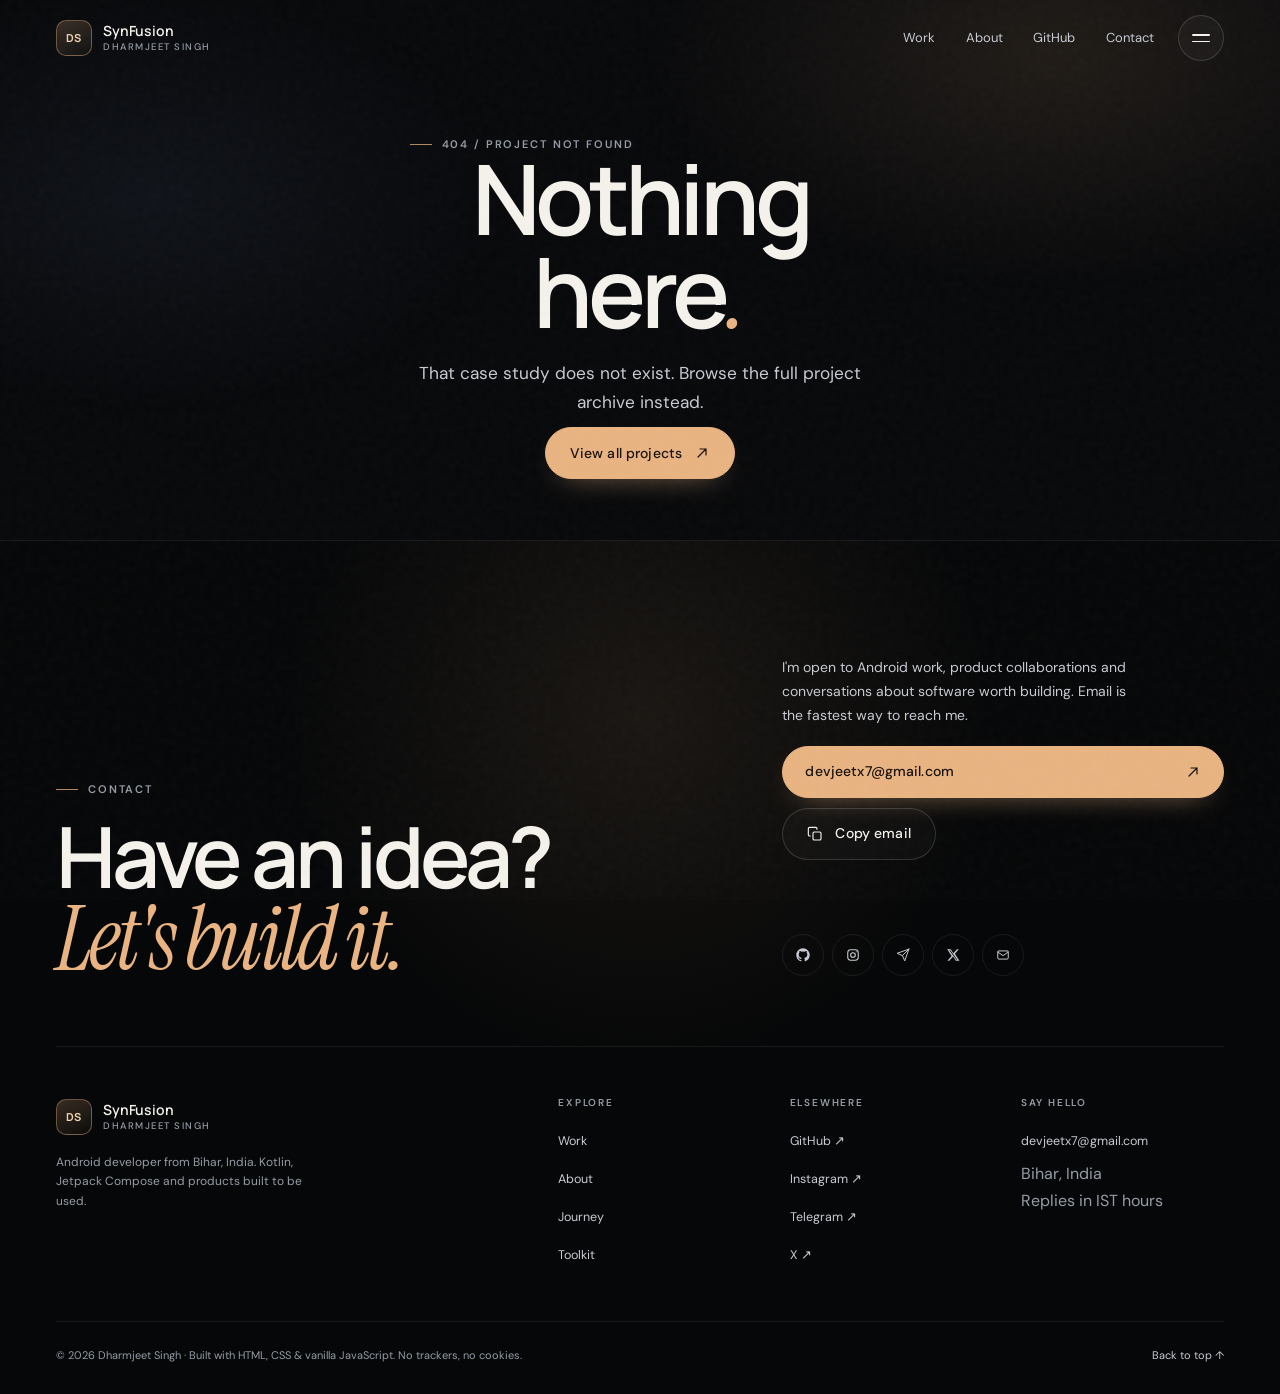
<file: project.html>
<!doctype html>
<html lang="en">
<head>
<meta charset="utf-8">
<meta name="viewport" content="width=device-width, initial-scale=1">
<meta name="theme-color" content="#08090b">
<meta name="color-scheme" content="dark">
<title>Case study — Dharmjeet Singh</title>
<meta name="description" content="Development case studies for Android apps, developer tools and web projects by Dharmjeet Singh: the problem, the approach and the technology used.">
<meta name="author" content="Dharmjeet Singh">
<meta property="og:type" content="website">
<meta property="og:site_name" content="Dharmjeet Singh — SynFusion">
<meta property="og:title" content="Case study — Dharmjeet Singh">
<meta property="og:description" content="Development case studies for Android apps, developer tools and web projects by Dharmjeet Singh: the problem, the approach and the technology used.">
<meta name="twitter:card" content="summary">
<meta name="twitter:title" content="Case study — Dharmjeet Singh">
<meta name="twitter:description" content="Development case studies for Android apps, developer tools and web projects by Dharmjeet Singh: the problem, the approach and the technology used.">
<link rel="icon" type="image/svg+xml" href="assets/favicon.svg">
<link rel="apple-touch-icon" href="assets/apple-touch-icon.png">
<link rel="preload" href="assets/fonts/manrope-600.woff2" as="font" type="font/woff2" crossorigin>
<link rel="preload" href="assets/fonts/dm-sans-400.woff2" as="font" type="font/woff2" crossorigin>
<link rel="preload" href="assets/fonts/instrument-serif-400-italic.woff2" as="font" type="font/woff2" crossorigin>
<link rel="stylesheet" href="css/style.css?v=6">
<script type="application/ld+json">{"@context":"https://schema.org","@type":"Person","name":"Dharmjeet Singh","jobTitle":"Android Developer","sameAs":["https://github.com/devjeetx7-synfusion","https://instagram.com/devjeetx7","https://t.me/synfusion_coder","https://x.com/getsynfusion"],"knowsAbout":["Android development","Kotlin","Jetpack Compose","Firebase"]}</script>
<script src="js/projects.js?v=6" defer></script>
<script src="js/site.js?v=6" defer></script>
</head>
<body class="case-page">
<a class="skip-link" href="#main">Skip to content</a>
<header class="site-header" id="top" data-header>
  <div class="header__inner">
    <a class="brand" href="index.html" aria-label="SynFusion — Dharmjeet Singh, home">
      <span class="brand__mark" aria-hidden="true">DS</span>
      <span class="brand__text">SynFusion<small>Dharmjeet Singh</small></span>
    </a>
    <nav class="nav" aria-label="Primary">
      <a class="nav__link" href="work.html">Work</a><a class="nav__link" href="about.html">About</a><a class="nav__link" href="index.html#github">GitHub</a><a class="nav__link" href="index.html#contact">Contact</a>
    </nav>
    <button class="menu-btn" type="button" aria-label="Open menu" aria-expanded="false" aria-controls="site-menu">
      <span class="menu-btn__lines" aria-hidden="true"><span></span><span></span></span>
    </button>
  </div>
  <div class="scroll-progress" aria-hidden="true"><span data-progress></span></div>
</header>
<nav class="menu" id="site-menu" aria-label="Site menu" aria-hidden="true" inert>
  <div class="menu__inner">
    <div>
      <p class="menu__label">Navigate</p>
      <div class="menu__links">
        <a class="menu__link" href="index.html"><small>01</small>Home</a>
        <a class="menu__link" href="work.html"><small>02</small>Work</a>
        <a class="menu__link" href="about.html"><small>03</small>About</a>
        <a class="menu__link" href="index.html#github"><small>04</small>GitHub</a>
        <a class="menu__link" href="index.html#contact"><small>05</small>Contact</a>
      </div>
    </div>
    <div class="menu__meta">
      <div class="menu__socials">
        <a class="menu__social" href="https://github.com/devjeetx7-synfusion" target="_blank" rel="noopener noreferrer" aria-label="GitHub (opens in a new tab)"><svg viewBox="0 0 24 24" fill="currentColor" aria-hidden="true"><path d="M12 .5C5.73.5.5 5.73.5 12a11.5 11.5 0 0 0 7.86 10.92c.58.1.79-.25.79-.56v-2c-3.2.7-3.88-1.54-3.88-1.54-.53-1.34-1.29-1.7-1.29-1.7-1.05-.72.08-.7.08-.7 1.16.08 1.77 1.19 1.77 1.19 1.03 1.77 2.7 1.26 3.36.96.1-.75.4-1.26.73-1.55-2.55-.29-5.23-1.28-5.23-5.68 0-1.26.45-2.28 1.19-3.09-.12-.29-.52-1.46.11-3.05 0 0 .97-.31 3.18 1.18a11.1 11.1 0 0 1 5.79 0c2.2-1.49 3.17-1.18 3.17-1.18.63 1.59.23 2.76.11 3.05.74.81 1.19 1.83 1.19 3.09 0 4.41-2.69 5.38-5.25 5.67.41.35.78 1.05.78 2.12v3.14c0 .31.21.67.8.56A11.5 11.5 0 0 0 23.5 12C23.5 5.73 18.27.5 12 .5Z"/></svg></a><a class="menu__social" href="https://instagram.com/devjeetx7" target="_blank" rel="noopener noreferrer" aria-label="Instagram (opens in a new tab)"><svg viewBox="0 0 24 24" fill="none" stroke="currentColor" stroke-width="1.8" aria-hidden="true"><rect x="3" y="3" width="18" height="18" rx="5"/><circle cx="12" cy="12" r="4"/><circle cx="17.6" cy="6.4" r="1" fill="currentColor" stroke="none"/></svg></a><a class="menu__social" href="https://t.me/synfusion_coder" target="_blank" rel="noopener noreferrer" aria-label="Telegram (opens in a new tab)"><svg viewBox="0 0 24 24" fill="none" stroke="currentColor" stroke-width="1.7" aria-hidden="true"><path d="M22 2 11 13M22 2l-7 20-4-9-9-4 20-7Z" stroke-linecap="round" stroke-linejoin="round"/></svg></a><a class="menu__social" href="https://x.com/getsynfusion" target="_blank" rel="noopener noreferrer" aria-label="X (opens in a new tab)"><svg viewBox="0 0 24 24" fill="currentColor" aria-hidden="true"><path d="M18.9 2H22l-6.8 7.75L23 22h-6.12l-4.8-7.45L5.55 22H2.43l7.27-8.4L2 2h6.26l4.34 6.8L18.9 2Zm-1.09 18h1.7L7.3 3.9H5.48z"/></svg></a><a class="menu__social" href="mailto:devjeetx7@gmail.com" target="_blank" rel="noopener noreferrer" aria-label="Email (opens in a new tab)"><svg viewBox="0 0 24 24" fill="none" stroke="currentColor" stroke-width="1.7" aria-hidden="true"><rect x="3" y="5" width="18" height="14" rx="2"/><path d="m3 7 9 6 9-6" stroke-linecap="round" stroke-linejoin="round"/></svg></a>
      </div>
      <div class="menu__where">
        <span>Bihar, India · <strong id="local-time">IST</strong></span>
        <a class="menu__email" href="mailto:devjeetx7@gmail.com">devjeetx7@gmail.com</a>
      </div>
    </div>
  </div>
</nav>
<main id="main">
  <div id="case-study" aria-busy="true">
    <div class="case-loading">
      <p class="eyebrow">Case study</p>
      <h1 class="display">Loading project<em>…</em></h1>
      <p class="lede">Loading project details…</p>
    </div>
  </div>
  <noscript>
    <div class="case-empty">
      <div class="container">
        <p class="eyebrow">JavaScript required</p>
        <h1 class="display">Case studies load dynamically<em>.</em></h1>
        <p class="lede">Browse the project archive or view the code directly on GitHub.</p>
        <a class="btn btn--primary" href="work.html">View all projects</a>
        <a class="btn btn--ghost" href="https://github.com/devjeetx7-synfusion">GitHub profile</a>
      </div>
    </div>
  </noscript>
</main>
<footer class="site-footer" id="contact">
  <section class="contact" aria-labelledby="contact-title">
    <div class="container">
      <div class="contact__head">
        <div>
          <p class="eyebrow">Contact</p>
          <h2 class="contact__title" id="contact-title">Have an idea?<br><em>Let's build it.</em></h2>
        </div>
        <div class="contact__copy">
          <p>I'm open to Android work, product collaborations and conversations about software worth building. Email is the fastest way to reach me.</p>
          <div class="contact__actions">
            <a class="btn btn--primary" href="mailto:devjeetx7@gmail.com?subject=Let%27s%20build%20something">devjeetx7@gmail.com <svg viewBox="0 0 24 24" fill="none" stroke="currentColor" stroke-width="1.8" aria-hidden="true"><path d="M6 18 18 6M9 6h9v9" stroke-linecap="round" stroke-linejoin="round"/></svg></a>
            <button class="btn btn--ghost" type="button" data-copy-email><svg viewBox="0 0 24 24" fill="none" stroke="currentColor" stroke-width="1.7" aria-hidden="true"><rect x="9" y="9" width="12" height="12" rx="2"/><path d="M5 15H4a2 2 0 0 1-2-2V4a2 2 0 0 1 2-2h9a2 2 0 0 1 2 2v1" stroke-linecap="round"/></svg><span>Copy email</span></button>
          </div>
          <p class="contact__feedback" id="copy-feedback" role="status" aria-live="polite"></p>
          <div class="contact__socials" aria-label="Social profiles">
            <a class="contact__social" href="https://github.com/devjeetx7-synfusion" target="_blank" rel="noopener noreferrer" aria-label="GitHub (opens in a new tab)"><svg viewBox="0 0 24 24" fill="currentColor" aria-hidden="true"><path d="M12 .5C5.73.5.5 5.73.5 12a11.5 11.5 0 0 0 7.86 10.92c.58.1.79-.25.79-.56v-2c-3.2.7-3.88-1.54-3.88-1.54-.53-1.34-1.29-1.7-1.29-1.7-1.05-.72.08-.7.08-.7 1.16.08 1.77 1.19 1.77 1.19 1.03 1.77 2.7 1.26 3.36.96.1-.75.4-1.26.73-1.55-2.55-.29-5.23-1.28-5.23-5.68 0-1.26.45-2.28 1.19-3.09-.12-.29-.52-1.46.11-3.05 0 0 .97-.31 3.18 1.18a11.1 11.1 0 0 1 5.79 0c2.2-1.49 3.17-1.18 3.17-1.18.63 1.59.23 2.76.11 3.05.74.81 1.19 1.83 1.19 3.09 0 4.41-2.69 5.38-5.25 5.67.41.35.78 1.05.78 2.12v3.14c0 .31.21.67.8.56A11.5 11.5 0 0 0 23.5 12C23.5 5.73 18.27.5 12 .5Z"/></svg></a><a class="contact__social" href="https://instagram.com/devjeetx7" target="_blank" rel="noopener noreferrer" aria-label="Instagram (opens in a new tab)"><svg viewBox="0 0 24 24" fill="none" stroke="currentColor" stroke-width="1.8" aria-hidden="true"><rect x="3" y="3" width="18" height="18" rx="5"/><circle cx="12" cy="12" r="4"/><circle cx="17.6" cy="6.4" r="1" fill="currentColor" stroke="none"/></svg></a><a class="contact__social" href="https://t.me/synfusion_coder" target="_blank" rel="noopener noreferrer" aria-label="Telegram (opens in a new tab)"><svg viewBox="0 0 24 24" fill="none" stroke="currentColor" stroke-width="1.7" aria-hidden="true"><path d="M22 2 11 13M22 2l-7 20-4-9-9-4 20-7Z" stroke-linecap="round" stroke-linejoin="round"/></svg></a><a class="contact__social" href="https://x.com/getsynfusion" target="_blank" rel="noopener noreferrer" aria-label="X (opens in a new tab)"><svg viewBox="0 0 24 24" fill="currentColor" aria-hidden="true"><path d="M18.9 2H22l-6.8 7.75L23 22h-6.12l-4.8-7.45L5.55 22H2.43l7.27-8.4L2 2h6.26l4.34 6.8L18.9 2Zm-1.09 18h1.7L7.3 3.9H5.48z"/></svg></a><a class="contact__social" href="mailto:devjeetx7@gmail.com" target="_blank" rel="noopener noreferrer" aria-label="Email (opens in a new tab)"><svg viewBox="0 0 24 24" fill="none" stroke="currentColor" stroke-width="1.7" aria-hidden="true"><rect x="3" y="5" width="18" height="14" rx="2"/><path d="m3 7 9 6 9-6" stroke-linecap="round" stroke-linejoin="round"/></svg></a>
          </div>
        </div>
      </div>
    </div>
  </section>
  <div class="container">
    <div class="footer__grid">
      <div class="footer__brand">
        <a class="brand" href="index.html" aria-label="SynFusion — Dharmjeet Singh, home">
          <span class="brand__mark" aria-hidden="true">DS</span>
          <span class="brand__text">SynFusion<small>Dharmjeet Singh</small></span>
        </a>
        <p>Android developer from Bihar, India. Kotlin, Jetpack Compose and products built to be used.</p>
      </div>
      <div class="footer__col">
        <h3>Explore</h3>
        <ul>
          <li><a href="work.html">Work</a></li>
          <li><a href="about.html">About</a></li>
          <li><a href="index.html#journey">Journey</a></li>
          <li><a href="index.html#skills">Toolkit</a></li>
        </ul>
      </div>
      <div class="footer__col">
        <h3>Elsewhere</h3>
        <ul>
          <li><a href="https://github.com/devjeetx7-synfusion" target="_blank" rel="noopener noreferrer">GitHub ↗</a></li>
          <li><a href="https://instagram.com/devjeetx7" target="_blank" rel="noopener noreferrer">Instagram ↗</a></li>
          <li><a href="https://t.me/synfusion_coder" target="_blank" rel="noopener noreferrer">Telegram ↗</a></li>
          <li><a href="https://x.com/getsynfusion" target="_blank" rel="noopener noreferrer">X ↗</a></li>
        </ul>
      </div>
      <div class="footer__col">
        <h3>Say hello</h3>
        <ul>
          <li><a href="mailto:devjeetx7@gmail.com">devjeetx7@gmail.com</a></li>
          <li><span class="muted">Bihar, India</span></li>
          <li><span class="muted">Replies in IST hours</span></li>
        </ul>
      </div>
    </div>
    <div class="footer__base">
      <p>© <span data-year>2026</span> Dharmjeet Singh · Built with HTML, CSS &amp; vanilla JavaScript. No trackers, no cookies.</p>
      <p><a href="#top">Back to top ↑</a></p>
    </div>
  </div>
</footer>
</body>
</html>
</file>
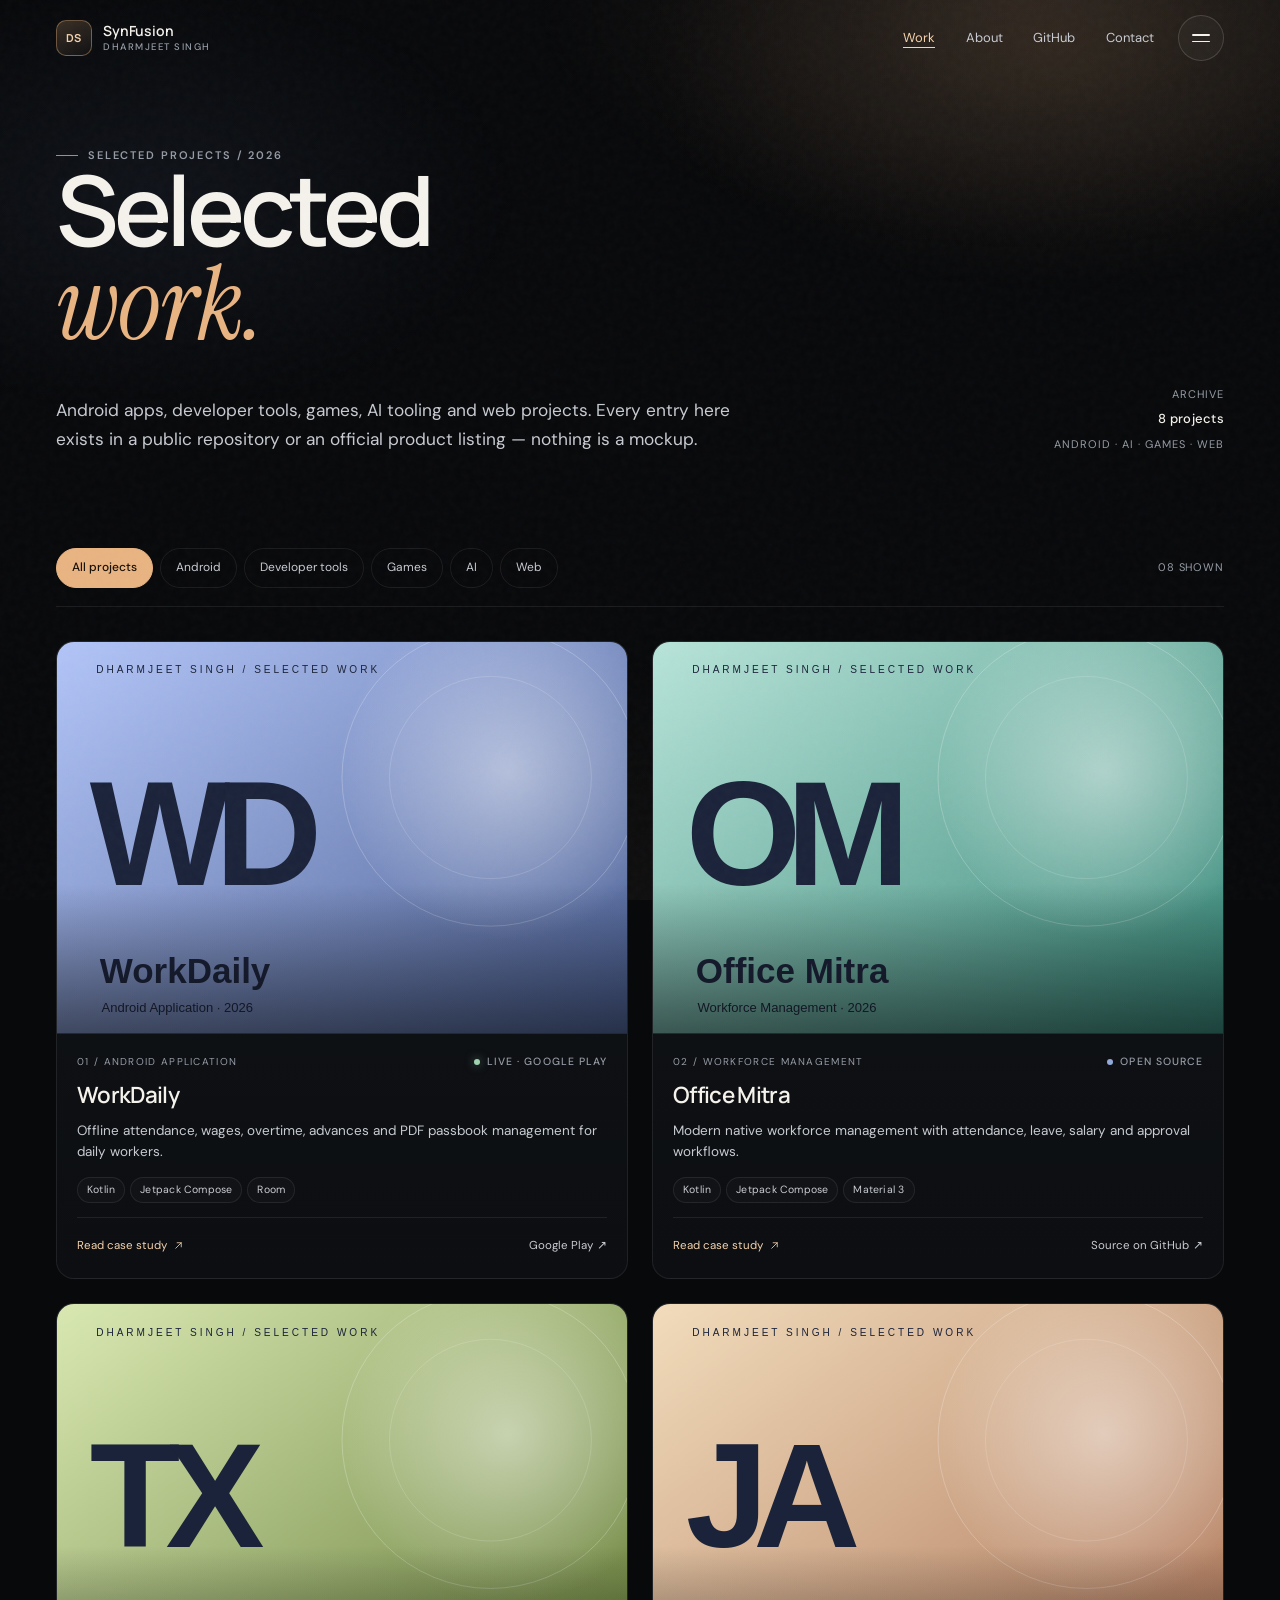
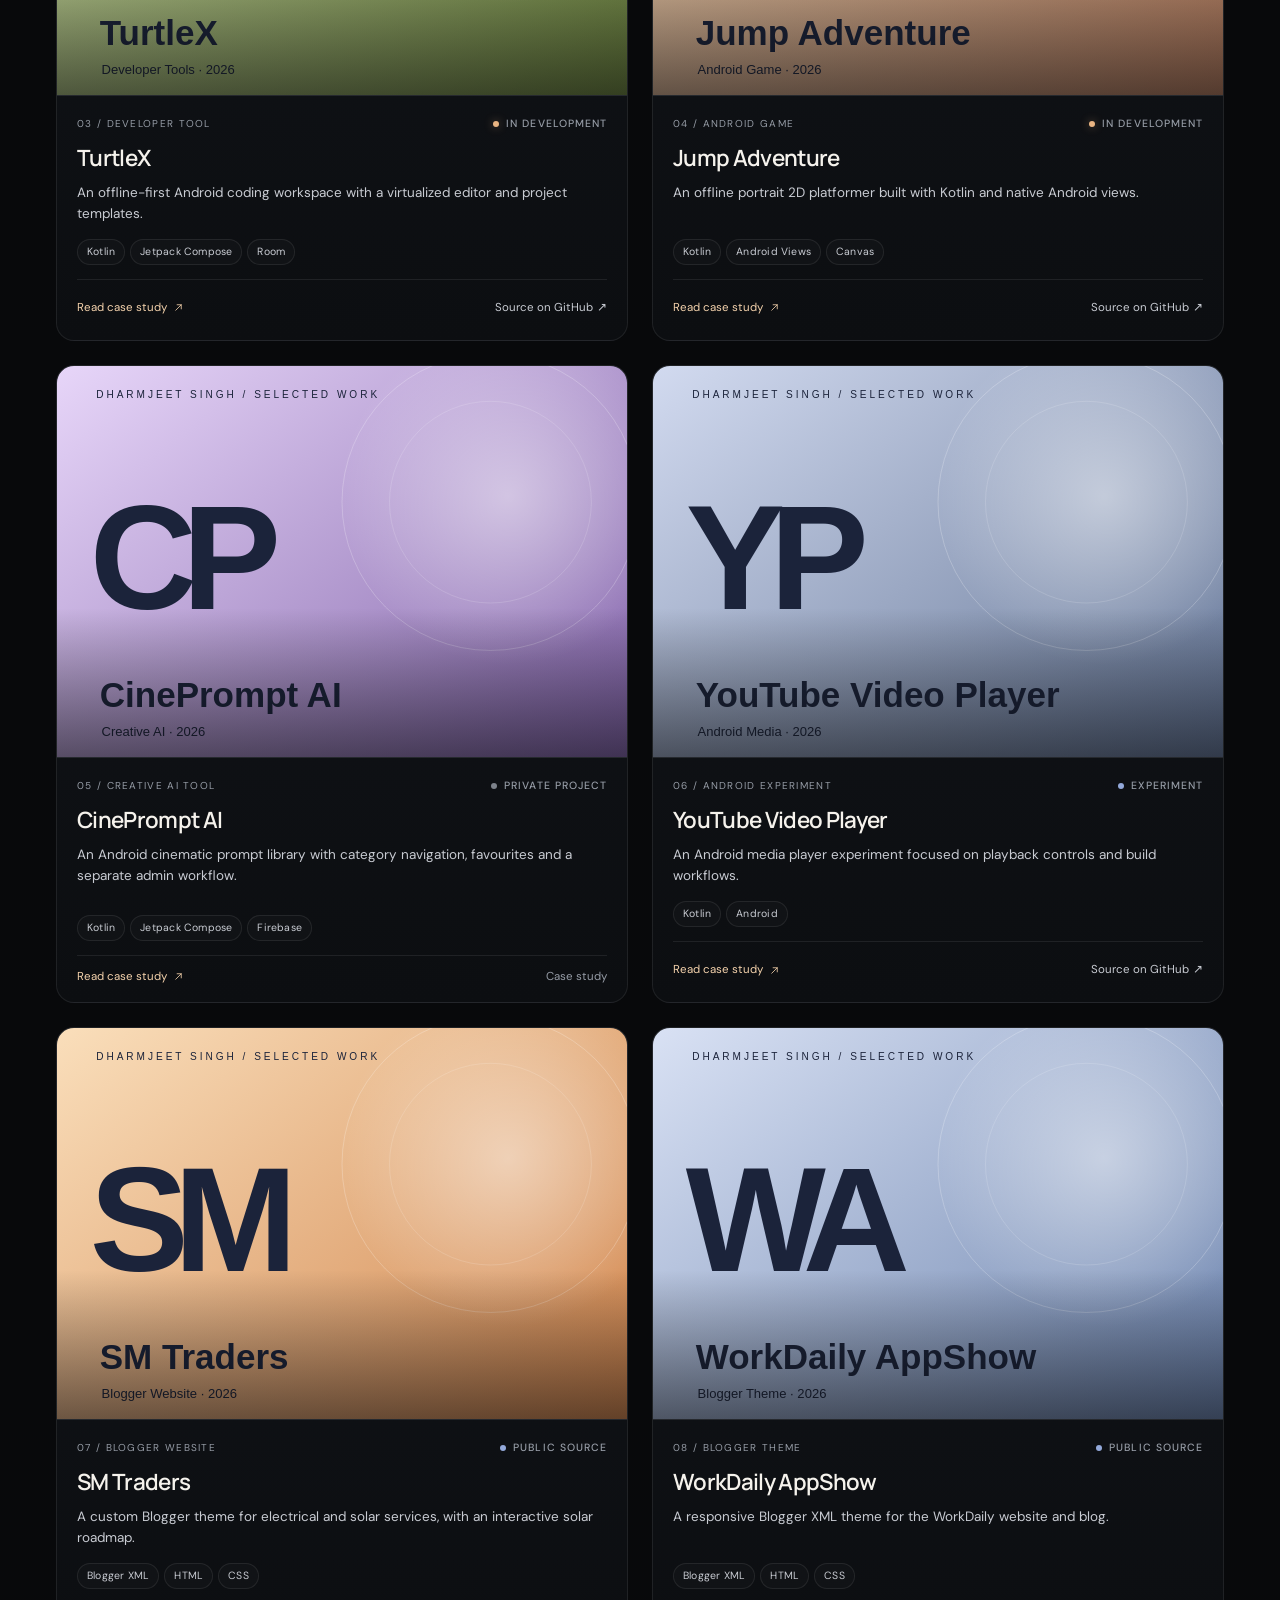
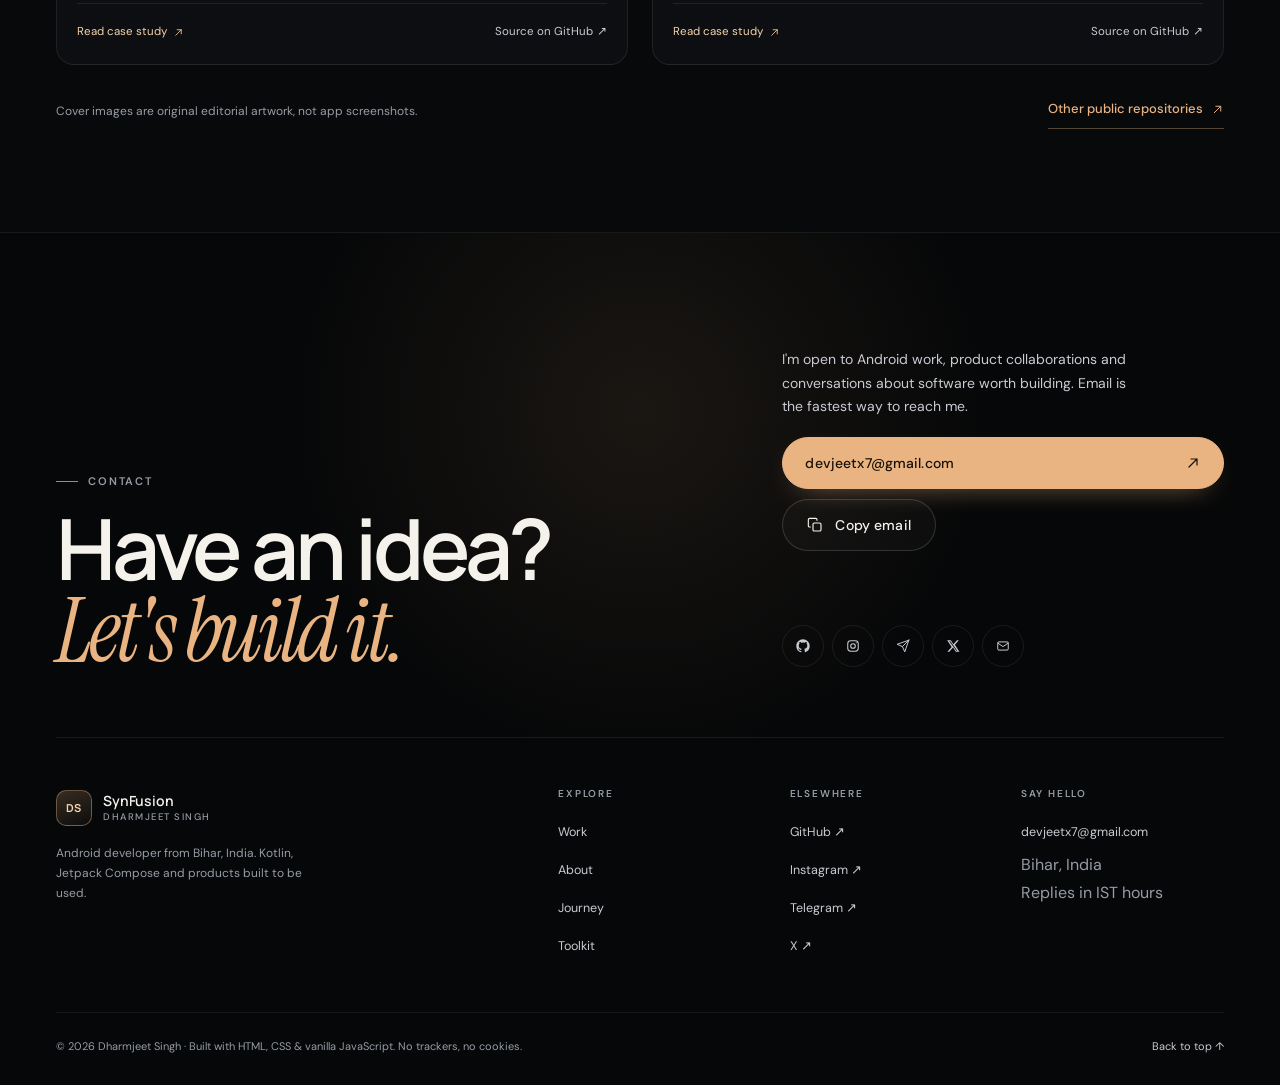
<file: work.html>
<!doctype html>
<html lang="en">
<head>
<meta charset="utf-8">
<meta name="viewport" content="width=device-width, initial-scale=1">
<meta name="theme-color" content="#08090b">
<meta name="color-scheme" content="dark">
<title>Selected Work — Dharmjeet Singh</title>
<meta name="description" content="Android apps, developer tools, games, AI tooling and web projects by Dharmjeet Singh. Verified links, honest statuses and real technology stacks.">
<meta name="author" content="Dharmjeet Singh">
<meta property="og:type" content="website">
<meta property="og:site_name" content="Dharmjeet Singh — SynFusion">
<meta property="og:title" content="Selected Work — Dharmjeet Singh">
<meta property="og:description" content="Android apps, developer tools, games, AI tooling and web projects by Dharmjeet Singh. Verified links, honest statuses and real technology stacks.">
<meta name="twitter:card" content="summary">
<meta name="twitter:title" content="Selected Work — Dharmjeet Singh">
<meta name="twitter:description" content="Android apps, developer tools, games, AI tooling and web projects by Dharmjeet Singh. Verified links, honest statuses and real technology stacks.">
<link rel="icon" type="image/svg+xml" href="assets/favicon.svg">
<link rel="apple-touch-icon" href="assets/apple-touch-icon.png">
<link rel="preload" href="assets/fonts/manrope-600.woff2" as="font" type="font/woff2" crossorigin>
<link rel="preload" href="assets/fonts/dm-sans-400.woff2" as="font" type="font/woff2" crossorigin>
<link rel="preload" href="assets/fonts/instrument-serif-400-italic.woff2" as="font" type="font/woff2" crossorigin>
<link rel="stylesheet" href="css/style.css?v=6">
<script type="application/ld+json">{"@context":"https://schema.org","@type":"Person","name":"Dharmjeet Singh","jobTitle":"Android Developer","sameAs":["https://github.com/devjeetx7-synfusion","https://instagram.com/devjeetx7","https://t.me/synfusion_coder","https://x.com/getsynfusion"],"knowsAbout":["Android development","Kotlin","Jetpack Compose","Firebase"]}</script>
<script src="js/projects.js?v=6" defer></script>
<script src="js/site.js?v=6" defer></script>
</head>
<body class="work-page">
<a class="skip-link" href="#main">Skip to content</a>
<header class="site-header" id="top" data-header>
  <div class="header__inner">
    <a class="brand" href="index.html" aria-label="SynFusion — Dharmjeet Singh, home">
      <span class="brand__mark" aria-hidden="true">DS</span>
      <span class="brand__text">SynFusion<small>Dharmjeet Singh</small></span>
    </a>
    <nav class="nav" aria-label="Primary">
      <a class="nav__link" href="work.html" aria-current="page">Work</a><a class="nav__link" href="about.html">About</a><a class="nav__link" href="index.html#github">GitHub</a><a class="nav__link" href="index.html#contact">Contact</a>
    </nav>
    <button class="menu-btn" type="button" aria-label="Open menu" aria-expanded="false" aria-controls="site-menu">
      <span class="menu-btn__lines" aria-hidden="true"><span></span><span></span></span>
    </button>
  </div>
  <div class="scroll-progress" aria-hidden="true"><span data-progress></span></div>
</header>
<nav class="menu" id="site-menu" aria-label="Site menu" aria-hidden="true" inert>
  <div class="menu__inner">
    <div>
      <p class="menu__label">Navigate</p>
      <div class="menu__links">
        <a class="menu__link" href="index.html"><small>01</small>Home</a>
        <a class="menu__link" href="work.html" aria-current="page"><small>02</small>Work</a>
        <a class="menu__link" href="about.html"><small>03</small>About</a>
        <a class="menu__link" href="index.html#github"><small>04</small>GitHub</a>
        <a class="menu__link" href="index.html#contact"><small>05</small>Contact</a>
      </div>
    </div>
    <div class="menu__meta">
      <div class="menu__socials">
        <a class="menu__social" href="https://github.com/devjeetx7-synfusion" target="_blank" rel="noopener noreferrer" aria-label="GitHub (opens in a new tab)"><svg viewBox="0 0 24 24" fill="currentColor" aria-hidden="true"><path d="M12 .5C5.73.5.5 5.73.5 12a11.5 11.5 0 0 0 7.86 10.92c.58.1.79-.25.79-.56v-2c-3.2.7-3.88-1.54-3.88-1.54-.53-1.34-1.29-1.7-1.29-1.7-1.05-.72.08-.7.08-.7 1.16.08 1.77 1.19 1.77 1.19 1.03 1.77 2.7 1.26 3.36.96.1-.75.4-1.26.73-1.55-2.55-.29-5.23-1.28-5.23-5.68 0-1.26.45-2.28 1.19-3.09-.12-.29-.52-1.46.11-3.05 0 0 .97-.31 3.18 1.18a11.1 11.1 0 0 1 5.79 0c2.2-1.49 3.17-1.18 3.17-1.18.63 1.59.23 2.76.11 3.05.74.81 1.19 1.83 1.19 3.09 0 4.41-2.69 5.38-5.25 5.67.41.35.78 1.05.78 2.12v3.14c0 .31.21.67.8.56A11.5 11.5 0 0 0 23.5 12C23.5 5.73 18.27.5 12 .5Z"/></svg></a><a class="menu__social" href="https://instagram.com/devjeetx7" target="_blank" rel="noopener noreferrer" aria-label="Instagram (opens in a new tab)"><svg viewBox="0 0 24 24" fill="none" stroke="currentColor" stroke-width="1.8" aria-hidden="true"><rect x="3" y="3" width="18" height="18" rx="5"/><circle cx="12" cy="12" r="4"/><circle cx="17.6" cy="6.4" r="1" fill="currentColor" stroke="none"/></svg></a><a class="menu__social" href="https://t.me/synfusion_coder" target="_blank" rel="noopener noreferrer" aria-label="Telegram (opens in a new tab)"><svg viewBox="0 0 24 24" fill="none" stroke="currentColor" stroke-width="1.7" aria-hidden="true"><path d="M22 2 11 13M22 2l-7 20-4-9-9-4 20-7Z" stroke-linecap="round" stroke-linejoin="round"/></svg></a><a class="menu__social" href="https://x.com/getsynfusion" target="_blank" rel="noopener noreferrer" aria-label="X (opens in a new tab)"><svg viewBox="0 0 24 24" fill="currentColor" aria-hidden="true"><path d="M18.9 2H22l-6.8 7.75L23 22h-6.12l-4.8-7.45L5.55 22H2.43l7.27-8.4L2 2h6.26l4.34 6.8L18.9 2Zm-1.09 18h1.7L7.3 3.9H5.48z"/></svg></a><a class="menu__social" href="mailto:devjeetx7@gmail.com" target="_blank" rel="noopener noreferrer" aria-label="Email (opens in a new tab)"><svg viewBox="0 0 24 24" fill="none" stroke="currentColor" stroke-width="1.7" aria-hidden="true"><rect x="3" y="5" width="18" height="14" rx="2"/><path d="m3 7 9 6 9-6" stroke-linecap="round" stroke-linejoin="round"/></svg></a>
      </div>
      <div class="menu__where">
        <span>Bihar, India · <strong id="local-time">IST</strong></span>
        <a class="menu__email" href="mailto:devjeetx7@gmail.com">devjeetx7@gmail.com</a>
      </div>
    </div>
  </div>
</nav>
<main id="main">
  <section class="page-hero" aria-labelledby="work-title">
    <div class="container">
      <p class="eyebrow">Selected projects / 2026</p>
      <h1 class="display display--xl" id="work-title">Selected<br><em>work.</em></h1>
      <div class="page-hero__bottom">
        <p class="lede">Android apps, developer tools, games, AI tooling and web projects. Every entry here exists in a public repository or an official product listing — nothing is a mockup.</p>
        <p class="page-hero__meta"><span>Archive</span><b><span data-project-count>8</span> projects</b><span>Android · AI · Games · Web</span></p>
      </div>
    </div>
  </section>

  <section class="archive" aria-labelledby="archive-title">
    <div class="container">
      <h2 class="sr-only" id="archive-title">Project archive</h2>
      <div class="archive__bar">
        <div class="filters" role="group" aria-label="Filter projects by discipline">
          <button class="filter" type="button" data-filter="all" aria-pressed="true" aria-controls="all-projects">All projects</button>
          <button class="filter" type="button" data-filter="android" aria-pressed="false" aria-controls="all-projects">Android</button>
          <button class="filter" type="button" data-filter="tools" aria-pressed="false" aria-controls="all-projects">Developer tools</button>
          <button class="filter" type="button" data-filter="games" aria-pressed="false" aria-controls="all-projects">Games</button>
          <button class="filter" type="button" data-filter="ai" aria-pressed="false" aria-controls="all-projects">AI</button>
          <button class="filter" type="button" data-filter="web" aria-pressed="false" aria-controls="all-projects">Web</button>
        </div>
        <p class="archive__count"><span id="filter-count">08</span> shown</p>
      </div>
      <p class="sr-only" id="archive-live" role="status" aria-live="polite"></p>
      <div class="archive__grid" id="all-projects">
        <noscript>
          <div class="archive__empty">
            <p>The filterable archive needs JavaScript. Every project is also public here:</p>
            <p style="margin-top:12px"><a class="link-arrow" href="https://github.com/devjeetx7-synfusion?tab=repositories">Browse repositories on GitHub <svg viewBox="0 0 24 24" fill="none" stroke="currentColor" stroke-width="1.8" aria-hidden="true"><path d="M6 18 18 6M9 6h9v9" stroke-linecap="round" stroke-linejoin="round"/></svg></a></p>
          </div>
        </noscript>
      </div>
      <div class="archive__foot">
        <p class="muted" style="font-size:12px">Cover images are original editorial artwork, not app screenshots.</p>
        <a class="link-arrow" href="https://github.com/devjeetx7-synfusion?tab=repositories" target="_blank" rel="noopener noreferrer">Other public repositories <svg viewBox="0 0 24 24" fill="none" stroke="currentColor" stroke-width="1.8" aria-hidden="true"><path d="M6 18 18 6M9 6h9v9" stroke-linecap="round" stroke-linejoin="round"/></svg></a>
      </div>
    </div>
  </section>
</main>
<footer class="site-footer" id="contact">
  <section class="contact" aria-labelledby="contact-title">
    <div class="container">
      <div class="contact__head">
        <div>
          <p class="eyebrow">Contact</p>
          <h2 class="contact__title" id="contact-title">Have an idea?<br><em>Let's build it.</em></h2>
        </div>
        <div class="contact__copy">
          <p>I'm open to Android work, product collaborations and conversations about software worth building. Email is the fastest way to reach me.</p>
          <div class="contact__actions">
            <a class="btn btn--primary" href="mailto:devjeetx7@gmail.com?subject=Let%27s%20build%20something">devjeetx7@gmail.com <svg viewBox="0 0 24 24" fill="none" stroke="currentColor" stroke-width="1.8" aria-hidden="true"><path d="M6 18 18 6M9 6h9v9" stroke-linecap="round" stroke-linejoin="round"/></svg></a>
            <button class="btn btn--ghost" type="button" data-copy-email><svg viewBox="0 0 24 24" fill="none" stroke="currentColor" stroke-width="1.7" aria-hidden="true"><rect x="9" y="9" width="12" height="12" rx="2"/><path d="M5 15H4a2 2 0 0 1-2-2V4a2 2 0 0 1 2-2h9a2 2 0 0 1 2 2v1" stroke-linecap="round"/></svg><span>Copy email</span></button>
          </div>
          <p class="contact__feedback" id="copy-feedback" role="status" aria-live="polite"></p>
          <div class="contact__socials" aria-label="Social profiles">
            <a class="contact__social" href="https://github.com/devjeetx7-synfusion" target="_blank" rel="noopener noreferrer" aria-label="GitHub (opens in a new tab)"><svg viewBox="0 0 24 24" fill="currentColor" aria-hidden="true"><path d="M12 .5C5.73.5.5 5.73.5 12a11.5 11.5 0 0 0 7.86 10.92c.58.1.79-.25.79-.56v-2c-3.2.7-3.88-1.54-3.88-1.54-.53-1.34-1.29-1.7-1.29-1.7-1.05-.72.08-.7.08-.7 1.16.08 1.77 1.19 1.77 1.19 1.03 1.77 2.7 1.26 3.36.96.1-.75.4-1.26.73-1.55-2.55-.29-5.23-1.28-5.23-5.68 0-1.26.45-2.28 1.19-3.09-.12-.29-.52-1.46.11-3.05 0 0 .97-.31 3.18 1.18a11.1 11.1 0 0 1 5.79 0c2.2-1.49 3.17-1.18 3.17-1.18.63 1.59.23 2.76.11 3.05.74.81 1.19 1.83 1.19 3.09 0 4.41-2.69 5.38-5.25 5.67.41.35.78 1.05.78 2.12v3.14c0 .31.21.67.8.56A11.5 11.5 0 0 0 23.5 12C23.5 5.73 18.27.5 12 .5Z"/></svg></a><a class="contact__social" href="https://instagram.com/devjeetx7" target="_blank" rel="noopener noreferrer" aria-label="Instagram (opens in a new tab)"><svg viewBox="0 0 24 24" fill="none" stroke="currentColor" stroke-width="1.8" aria-hidden="true"><rect x="3" y="3" width="18" height="18" rx="5"/><circle cx="12" cy="12" r="4"/><circle cx="17.6" cy="6.4" r="1" fill="currentColor" stroke="none"/></svg></a><a class="contact__social" href="https://t.me/synfusion_coder" target="_blank" rel="noopener noreferrer" aria-label="Telegram (opens in a new tab)"><svg viewBox="0 0 24 24" fill="none" stroke="currentColor" stroke-width="1.7" aria-hidden="true"><path d="M22 2 11 13M22 2l-7 20-4-9-9-4 20-7Z" stroke-linecap="round" stroke-linejoin="round"/></svg></a><a class="contact__social" href="https://x.com/getsynfusion" target="_blank" rel="noopener noreferrer" aria-label="X (opens in a new tab)"><svg viewBox="0 0 24 24" fill="currentColor" aria-hidden="true"><path d="M18.9 2H22l-6.8 7.75L23 22h-6.12l-4.8-7.45L5.55 22H2.43l7.27-8.4L2 2h6.26l4.34 6.8L18.9 2Zm-1.09 18h1.7L7.3 3.9H5.48z"/></svg></a><a class="contact__social" href="mailto:devjeetx7@gmail.com" target="_blank" rel="noopener noreferrer" aria-label="Email (opens in a new tab)"><svg viewBox="0 0 24 24" fill="none" stroke="currentColor" stroke-width="1.7" aria-hidden="true"><rect x="3" y="5" width="18" height="14" rx="2"/><path d="m3 7 9 6 9-6" stroke-linecap="round" stroke-linejoin="round"/></svg></a>
          </div>
        </div>
      </div>
    </div>
  </section>
  <div class="container">
    <div class="footer__grid">
      <div class="footer__brand">
        <a class="brand" href="index.html" aria-label="SynFusion — Dharmjeet Singh, home">
          <span class="brand__mark" aria-hidden="true">DS</span>
          <span class="brand__text">SynFusion<small>Dharmjeet Singh</small></span>
        </a>
        <p>Android developer from Bihar, India. Kotlin, Jetpack Compose and products built to be used.</p>
      </div>
      <div class="footer__col">
        <h3>Explore</h3>
        <ul>
          <li><a href="work.html">Work</a></li>
          <li><a href="about.html">About</a></li>
          <li><a href="index.html#journey">Journey</a></li>
          <li><a href="index.html#skills">Toolkit</a></li>
        </ul>
      </div>
      <div class="footer__col">
        <h3>Elsewhere</h3>
        <ul>
          <li><a href="https://github.com/devjeetx7-synfusion" target="_blank" rel="noopener noreferrer">GitHub ↗</a></li>
          <li><a href="https://instagram.com/devjeetx7" target="_blank" rel="noopener noreferrer">Instagram ↗</a></li>
          <li><a href="https://t.me/synfusion_coder" target="_blank" rel="noopener noreferrer">Telegram ↗</a></li>
          <li><a href="https://x.com/getsynfusion" target="_blank" rel="noopener noreferrer">X ↗</a></li>
        </ul>
      </div>
      <div class="footer__col">
        <h3>Say hello</h3>
        <ul>
          <li><a href="mailto:devjeetx7@gmail.com">devjeetx7@gmail.com</a></li>
          <li><span class="muted">Bihar, India</span></li>
          <li><span class="muted">Replies in IST hours</span></li>
        </ul>
      </div>
    </div>
    <div class="footer__base">
      <p>© <span data-year>2026</span> Dharmjeet Singh · Built with HTML, CSS &amp; vanilla JavaScript. No trackers, no cookies.</p>
      <p><a href="#top">Back to top ↑</a></p>
    </div>
  </div>
</footer>
</body>
</html>
</file>
<file: css/style.css>
/* Self-hosted fonts (SIL OFL 1.1 — see assets/fonts/OFL.txt) */
@font-face { font-family: "DM Sans"; font-style: normal; font-weight: 400; font-display: swap; src: url("../assets/fonts/dm-sans-400.woff2") format("woff2"); }
@font-face { font-family: "DM Sans"; font-style: normal; font-weight: 500; font-display: swap; src: url("../assets/fonts/dm-sans-500.woff2") format("woff2"); }
@font-face { font-family: "DM Sans"; font-style: normal; font-weight: 600; font-display: swap; src: url("../assets/fonts/dm-sans-600.woff2") format("woff2"); }
@font-face { font-family: "Manrope"; font-style: normal; font-weight: 500; font-display: swap; src: url("../assets/fonts/manrope-500.woff2") format("woff2"); }
@font-face { font-family: "Manrope"; font-style: normal; font-weight: 600; font-display: swap; src: url("../assets/fonts/manrope-600.woff2") format("woff2"); }
@font-face { font-family: "Manrope"; font-style: normal; font-weight: 700; font-display: swap; src: url("../assets/fonts/manrope-700.woff2") format("woff2"); }
@font-face { font-family: "Instrument Serif"; font-style: italic; font-weight: 400; font-display: swap; src: url("../assets/fonts/instrument-serif-400-italic.woff2") format("woff2"); }

/* =========================================================================
   Dharmjeet Singh — SynFusion
   Cinematic portfolio design system (static HTML/CSS, no build step)
   Fonts are self-hosted; no third-party requests at runtime.

   1. Tokens & reset
   2. Typography, buttons, utilities
   3. Header, navigation, mobile menu
   4. Hero
   5. Section shell
   6. About
   7. Projects
   8. Skills
   9. Journey
   10. GitHub
   11. Contact & footer
   12. Archive page
   13. Case study page
   14. About page & chapters
   15. Motion & reveal
   16. Responsive
   ========================================================================= */

/* 1. Tokens & reset ------------------------------------------------------ */
:root {
  --bg: #08090b;
  --bg-2: #0a0c0f;
  --surface: #101216;
  --surface-2: #14171c;
  --surface-3: #1a1e24;
  --line: rgba(255, 255, 255, 0.08);
  --line-2: rgba(255, 255, 255, 0.15);
  --text: #f5f2ec;
  --text-2: #c8cbd2;
  --muted: #969ca6;
  --amber: #e9b482;
  --amber-soft: #f4d2ac;
  --amber-ink: #191007;
  --blue: #93a9da;
  --green: #9fd2ae;
  --radius: 18px;
  --radius-sm: 12px;
  --radius-lg: 24px;
  --maxw: 1280px;
  --gutter: clamp(20px, 5vw, 56px);
  --header-h: 76px;
  --ease: cubic-bezier(0.22, 1, 0.36, 1);
  --font-body: "DM Sans", "Helvetica Neue", Arial, sans-serif;
  --font-display: "Manrope", "DM Sans", "Helvetica Neue", Arial, sans-serif;
  --font-serif: "Instrument Serif", "Iowan Old Style", Georgia, serif;
  color-scheme: dark;
}

*,
*::before,
*::after { box-sizing: border-box; }

html {
  -webkit-text-size-adjust: 100%;
  scroll-behavior: smooth;
  scroll-padding-top: calc(var(--header-h) + 18px);
}

body {
  margin: 0;
  min-height: 100%;
  overflow-x: clip;
  background: var(--bg);
  color: var(--text);
  font-family: var(--font-body);
  font-size: 16px;
  line-height: 1.6;
  -webkit-font-smoothing: antialiased;
  -moz-osx-font-smoothing: grayscale;
  text-rendering: optimizeLegibility;
}

/* Static atmospheric light. No continuous animation, no layout cost. */
body::before {
  content: "";
  position: fixed;
  inset: 0;
  z-index: -1;
  pointer-events: none;
  background:
    radial-gradient(ellipse 46% 38% at 82% 6%, rgba(233, 180, 130, 0.11), transparent 70%),
    radial-gradient(ellipse 40% 34% at 12% 22%, rgba(126, 156, 214, 0.07), transparent 72%),
    radial-gradient(ellipse 60% 40% at 50% 100%, rgba(233, 180, 130, 0.04), transparent 70%);
}

body::after {
  content: "";
  position: fixed;
  inset: 0;
  z-index: 1;
  pointer-events: none;
  opacity: 0.028;
  background-image: url("data:image/svg+xml,%3Csvg xmlns='http://www.w3.org/2000/svg' viewBox='0 0 180 180'%3E%3Cfilter id='n'%3E%3CfeTurbulence type='fractalNoise' baseFrequency='.72' numOctaves='3' stitchTiles='stitch'/%3E%3C/filter%3E%3Crect width='100%25' height='100%25' filter='url(%23n)'/%3E%3C/svg%3E");
}

img, svg { display: block; max-width: 100%; }
img { height: auto; }
a { color: inherit; text-decoration: none; }
button { font: inherit; color: inherit; cursor: pointer; }
h1, h2, h3, h4, p, ul, ol, figure, blockquote { margin: 0; }
ul, ol { padding: 0; list-style: none; }
::selection { background: var(--amber); color: var(--amber-ink); }

:focus-visible {
  outline: 2px solid var(--amber);
  outline-offset: 3px;
  border-radius: 3px;
}

body.menu-open { overflow: hidden; }

/* 2. Typography, buttons, utilities ------------------------------------- */
.container {
  width: min(calc(100% - (2 * var(--gutter))), var(--maxw));
  margin-inline: auto;
}

.sr-only {
  position: absolute !important;
  width: 1px; height: 1px;
  padding: 0; margin: -1px;
  overflow: hidden;
  clip: rect(0 0 0 0);
  white-space: nowrap;
  border: 0;
}

.skip-link {
  position: fixed;
  top: 12px;
  left: -9999px;
  z-index: 400;
  padding: 12px 18px;
  border-radius: 999px;
  background: var(--amber);
  color: var(--amber-ink);
  font-size: 13px;
  font-weight: 600;
  transform: translateY(-160%);
  box-shadow: 0 12px 34px rgba(0, 0, 0, 0.55);
  transition: transform 0.25s var(--ease);
}
.skip-link:focus,
.skip-link:focus-visible {
  left: 12px;
  transform: translateY(0);
}

.display {
  font-family: var(--font-display);
  font-size: clamp(2.5rem, 5.6vw, 4.9rem);
  font-weight: 600;
  line-height: 0.99;
  letter-spacing: -0.045em;
  text-wrap: balance;
}
.display--xl {
  font-size: clamp(2.9rem, 7.6vw, 6.8rem);
  letter-spacing: -0.055em;
  line-height: 0.95;
}
.display em,
.headline em {
  font-family: var(--font-serif);
  font-style: italic;
  font-weight: 400;
  font-size: 1.06em;
  letter-spacing: -0.01em;
  color: var(--amber);
}
.headline {
  font-family: var(--font-display);
  font-size: clamp(2.2rem, 4.4vw, 3.9rem);
  font-weight: 600;
  line-height: 1.02;
  letter-spacing: -0.04em;
  text-wrap: balance;
}
.lede {
  font-size: clamp(1rem, 1.35vw, 1.12rem);
  line-height: 1.68;
  color: var(--text-2);
  max-width: 58ch;
}
.muted { color: var(--muted); }
.serif {
  font-family: var(--font-serif);
  font-style: italic;
  font-weight: 400;
  color: var(--amber);
}

.eyebrow {
  display: flex;
  align-items: center;
  gap: 10px;
  max-width: 100%;
  font-size: 11px;
  font-weight: 600;
  letter-spacing: 0.17em;
  text-transform: uppercase;
  color: var(--muted);
  line-height: 1.4;
}
.section__head .eyebrow { white-space: nowrap; }
.eyebrow::before {
  content: "";
  width: 22px;
  height: 1px;
  flex: none;
  background: var(--amber);
  opacity: 0.75;
}

.section-index {
  font-family: var(--font-display);
  font-size: 11px;
  font-weight: 600;
  letter-spacing: 0.18em;
  color: var(--amber);
}

/* Buttons */
.btn {
  display: inline-flex;
  align-items: center;
  justify-content: center;
  gap: 12px;
  min-height: 52px;
  padding: 0 24px;
  border: 1px solid transparent;
  border-radius: 999px;
  font-family: var(--font-body);
  font-size: 14px;
  font-weight: 500;
  letter-spacing: 0.01em;
  white-space: nowrap;
  transition: transform 0.3s var(--ease), background-color 0.3s, border-color 0.3s, color 0.3s, box-shadow 0.3s;
}
.btn svg { width: 16px; height: 16px; flex: none; }
.btn:hover { transform: translateY(-2px); }
.btn:active { transform: translateY(0) scale(0.99); }
.btn--primary {
  background: var(--amber);
  border-color: var(--amber);
  color: var(--amber-ink);
  box-shadow: 0 10px 30px -18px rgba(233, 180, 130, 0.9);
}
.btn--primary:hover { background: var(--amber-soft); border-color: var(--amber-soft); }
.btn--ghost {
  background: rgba(255, 255, 255, 0.025);
  border-color: var(--line-2);
  color: var(--text);
}
.btn--ghost:hover { border-color: var(--amber); color: var(--amber-soft); background: rgba(233, 180, 130, 0.07); }
.btn--sm { min-height: 44px; padding: 0 18px; font-size: 13px; }

.link-arrow {
  display: inline-flex;
  align-items: center;
  min-height: 36px;
  gap: 8px;
  font-size: 13px;
  font-weight: 500;
  color: var(--amber);
  border-bottom: 1px solid rgba(233, 180, 130, 0.35);
  padding-bottom: 3px;
  transition: color 0.25s, border-color 0.25s, gap 0.25s;
}
.link-arrow:hover { color: var(--amber-soft); border-color: var(--amber-soft); gap: 12px; }
.link-arrow svg { width: 13px; height: 13px; }

.chip {
  display: inline-flex;
  align-items: center;
  gap: 6px;
  padding: 6px 10px;
  border: 1px solid var(--line);
  border-radius: 999px;
  background: rgba(255, 255, 255, 0.02);
  color: var(--text-2);
  font-size: 11px;
  letter-spacing: 0.02em;
  line-height: 1.35;
  white-space: nowrap;
}

.status {
  display: inline-flex;
  align-items: center;
  gap: 7px;
  font-size: 10.5px;
  font-weight: 500;
  letter-spacing: 0.1em;
  text-transform: uppercase;
  color: var(--muted);
  white-space: nowrap;
}
.status__dot {
  width: 6px;
  height: 6px;
  border-radius: 50%;
  flex: none;
  background: var(--muted);
}
.status--live .status__dot { background: var(--green); box-shadow: 0 0 10px rgba(159, 210, 174, 0.55); }
.status--open .status__dot { background: var(--blue); }
.status--building .status__dot { background: var(--amber); box-shadow: 0 0 10px rgba(233, 180, 130, 0.45); }
.status--private .status__dot { background: #7d828b; }

.live-dot {
  width: 6px;
  height: 6px;
  border-radius: 50%;
  flex: none;
  display: inline-block;
  background: var(--green);
  box-shadow: 0 0 10px rgba(159, 210, 174, 0.5);
}

/* 3. Header, navigation, mobile menu ------------------------------------ */
.site-header {
  position: fixed;
  inset: 0 0 auto;
  z-index: 200;
  border-bottom: 1px solid transparent;
  transition: background-color 0.4s var(--ease), border-color 0.4s, backdrop-filter 0.4s;
}
.site-header.is-scrolled {
  background: rgba(8, 9, 11, 0.78);
  border-bottom-color: var(--line);
  -webkit-backdrop-filter: blur(18px) saturate(140%);
  backdrop-filter: blur(18px) saturate(140%);
}
@supports not (backdrop-filter: blur(4px)) {
  .site-header.is-scrolled { background: rgba(8, 9, 11, 0.96); }
}
.header__inner {
  width: min(calc(100% - (2 * var(--gutter))), 1400px);
  margin-inline: auto;
  min-height: var(--header-h);
  display: flex;
  align-items: center;
  gap: 24px;
  position: relative;
}

.brand {
  display: inline-flex;
  align-items: center;
  gap: 11px;
  min-height: 44px;
  z-index: 2;
}
.brand__mark {
  width: 36px;
  height: 36px;
  display: grid;
  place-items: center;
  border: 1px solid rgba(233, 180, 130, 0.4);
  border-radius: 10px;
  background: linear-gradient(155deg, rgba(233, 180, 130, 0.22), rgba(233, 180, 130, 0.03));
  color: var(--amber-soft);
  font-family: var(--font-display);
  font-size: 11px;
  font-weight: 700;
  letter-spacing: 0.02em;
}
.brand__text {
  display: flex;
  flex-direction: column;
  font-family: var(--font-display);
  font-size: 14px;
  font-weight: 600;
  line-height: 1.15;
  letter-spacing: -0.01em;
}
.brand__text small {
  font-family: var(--font-body);
  font-size: 9.5px;
  font-weight: 500;
  letter-spacing: 0.16em;
  text-transform: uppercase;
  color: var(--muted);
  margin-top: 3px;
}

.nav {
  display: flex;
  align-items: center;
  gap: clamp(18px, 2.4vw, 34px);
  margin-left: auto;
}
.nav__link {
  position: relative;
  display: inline-flex;
  align-items: center;
  min-height: 44px;
  font-size: 13px;
  color: var(--text-2);
  transition: color 0.25s;
}
.nav__link::after {
  content: "";
  position: absolute;
  left: 0;
  bottom: 12px;
  width: 100%;
  height: 1px;
  background: var(--amber);
  transform: scaleX(0);
  transform-origin: 0 50%;
  transition: transform 0.35s var(--ease);
}
.nav__link:hover { color: var(--text); }
.nav__link:hover::after { transform: scaleX(1); }
.nav__link.is-active { color: var(--text); }
.nav__link.is-active::after { transform: scaleX(1); }
.nav__link[aria-current="page"] { color: var(--amber-soft); }
.nav__link[aria-current="page"]::after { transform: scaleX(1); background: var(--amber-soft); }

.menu-btn {
  width: 46px;
  height: 46px;
  flex: none;
  display: grid;
  place-items: center;
  border: 1px solid var(--line-2);
  border-radius: 50%;
  background: rgba(255, 255, 255, 0.03);
  transition: background-color 0.3s, border-color 0.3s, transform 0.3s;
  z-index: 2;
}
.menu-btn:hover { border-color: var(--amber); background: rgba(233, 180, 130, 0.08); }
.menu-btn:active { transform: scale(0.95); }
.menu-btn__lines { display: grid; gap: 5px; width: 18px; }
.menu-btn__lines span {
  display: block;
  height: 1.5px;
  border-radius: 2px;
  background: currentColor;
  transition: transform 0.35s var(--ease);
}
.menu-btn[aria-expanded="true"] {
  background: var(--amber);
  border-color: var(--amber);
  color: var(--amber-ink);
}
.menu-btn[aria-expanded="true"] .menu-btn__lines span:first-child { transform: translateY(3.25px) rotate(45deg); }
.menu-btn[aria-expanded="true"] .menu-btn__lines span:last-child { transform: translateY(-3.25px) rotate(-45deg); }

.scroll-progress {
  position: absolute;
  left: 0;
  right: 0;
  bottom: -1px;
  height: 1px;
  overflow: hidden;
  pointer-events: none;
}
.scroll-progress span {
  display: block;
  height: 100%;
  background: linear-gradient(90deg, var(--amber), var(--amber-soft));
  transform: scaleX(0);
  transform-origin: 0 50%;
  opacity: 0.8;
}

.menu {
  position: fixed;
  inset: 0;
  z-index: 150;
  display: flex;
  flex-direction: column;
  justify-content: space-between;
  gap: 32px;
  padding: calc(var(--header-h) + 28px) var(--gutter) 28px;
  background:
    radial-gradient(ellipse 60% 40% at 85% 0%, rgba(233, 180, 130, 0.1), transparent 70%),
    #090a0c;
  overflow-y: auto;
  overscroll-behavior: contain;
  visibility: hidden;
  opacity: 0;
  clip-path: inset(0 0 100% 0);
  transition: clip-path 0.65s var(--ease), opacity 0.4s, visibility 0.65s;
}
.menu.is-open {
  visibility: visible;
  opacity: 1;
  clip-path: inset(0 0 0 0);
}
.menu__inner {
  width: min(100%, 1200px);
  margin-inline: auto;
  display: flex;
  flex-direction: column;
  gap: clamp(26px, 5vh, 54px);
  flex: 1;
  justify-content: center;
}
.menu__label {
  font-size: 10px;
  font-weight: 600;
  letter-spacing: 0.22em;
  text-transform: uppercase;
  color: var(--muted);
}
.menu__links { display: flex; flex-direction: column; align-items: flex-start; gap: clamp(6px, 1.4vh, 16px); margin-top: 14px; }
.menu__link {
  position: relative;
  display: flex;
  align-items: baseline;
  gap: 16px;
  padding: 4px 0;
  font-family: var(--font-display);
  font-size: clamp(2.15rem, 6vw, 4.4rem);
  font-weight: 600;
  line-height: 1.08;
  letter-spacing: -0.05em;
  color: #d9d6cf;
  transition: color 0.3s, transform 0.4s var(--ease);
}
.menu__link small {
  font-family: var(--font-body);
  font-size: 10px;
  font-weight: 500;
  letter-spacing: 0.16em;
  color: var(--amber);
  transform: translateY(-0.9em);
}
.menu__link:hover,
.menu__link:focus-visible { color: var(--amber-soft); transform: translateX(8px); }
.menu__link[aria-current="page"] { color: var(--amber-soft); }
.menu__link[aria-current="page"]::after {
  content: "current";
  font-family: var(--font-body);
  font-size: 9px;
  letter-spacing: 0.16em;
  text-transform: uppercase;
  color: var(--muted);
  margin-left: 6px;
}
.menu__meta {
  width: min(100%, 1200px);
  margin-inline: auto;
  display: flex;
  flex-wrap: wrap;
  align-items: center;
  justify-content: space-between;
  gap: 18px;
  padding-top: 22px;
  border-top: 1px solid var(--line);
}
.menu__socials { display: flex; flex-wrap: wrap; gap: 8px; }
.menu__social {
  width: 42px;
  height: 42px;
  display: inline-grid;
  place-items: center;
  border: 1px solid var(--line-2);
  border-radius: 50%;
  color: var(--text-2);
  transition: color 0.25s, border-color 0.25s, background-color 0.25s, transform 0.25s;
}
.menu__social svg { width: 16px; height: 16px; }
.menu__social:hover { color: var(--amber-ink); background: var(--amber); border-color: var(--amber); transform: translateY(-2px); }
.menu__where {
  display: flex;
  flex-wrap: wrap;
  gap: 8px 20px;
  font-size: 12px;
  color: var(--muted);
}
.menu__where strong { color: var(--text-2); font-weight: 500; }
.menu__email { font-size: 12px; color: var(--amber); border-bottom: 1px solid rgba(233, 180, 130, 0.4); padding-bottom: 2px; }

/* 4. Hero ---------------------------------------------------------------- */
.hero {
  position: relative;
  isolation: isolate;
  overflow: hidden;
  padding: calc(var(--header-h) + clamp(38px, 7vh, 82px)) 0 clamp(44px, 7vh, 76px);
  min-height: min(100svh, 1000px);
  display: flex;
  align-items: center;
}
.hero::before {
  content: "";
  position: absolute;
  inset: 0;
  z-index: -1;
  background:
    radial-gradient(ellipse 50% 60% at 76% 38%, rgba(233, 180, 130, 0.12), transparent 70%),
    radial-gradient(ellipse 46% 50% at 8% 8%, rgba(126, 156, 214, 0.08), transparent 72%),
    linear-gradient(180deg, #08090b 0%, #0a0c0f 62%, #08090b 100%);
}
.hero::after {
  content: "";
  position: absolute;
  left: 0;
  right: 0;
  bottom: 0;
  height: 140px;
  z-index: -1;
  background: linear-gradient(180deg, transparent, rgba(8, 9, 11, 0.85));
  pointer-events: none;
}
.hero__grid {
  display: grid;
  grid-template-columns: minmax(0, 1.06fr) minmax(0, 0.94fr);
  gap: clamp(30px, 5vw, 84px);
  align-items: center;
  width: min(calc(100% - (2 * var(--gutter))), var(--maxw));
  margin-inline: auto;
}
.hero__copy { max-width: 660px; min-width: 0; }
.hero__eyebrow { color: var(--amber-soft); }
.hero__eyebrow::before { background: var(--green); }
.hero__title {
  margin: 20px 0 22px;
  font-family: var(--font-display);
  font-size: clamp(3.05rem, 7.2vw, 6.5rem);
  font-weight: 600;
  line-height: 0.9;
  letter-spacing: -0.058em;
}
.hero__title > span { display: block; }
.hero__title .dot,
.display .dot,
.case-title .dot { color: var(--amber); display: inline; }
.hero__headline {
  font-family: var(--font-display);
  font-size: clamp(1.28rem, 2.15vw, 1.92rem);
  font-weight: 500;
  line-height: 1.32;
  letter-spacing: -0.025em;
  color: var(--text);
  max-width: 24ch;
  text-wrap: balance;
}
.hero__headline em {
  font-family: var(--font-serif);
  font-style: italic;
  font-weight: 400;
  color: var(--amber);
  font-size: 1.05em;
}
.hero__text {
  margin-top: 18px;
  max-width: 52ch;
  font-size: clamp(0.94rem, 1.15vw, 1.02rem);
  line-height: 1.7;
  color: var(--text-2);
}
.hero__text strong { color: var(--text); font-weight: 500; }
.hero__actions {
  display: flex;
  flex-wrap: wrap;
  gap: 10px;
  margin-top: clamp(24px, 3.4vw, 34px);
}
.hero__meta {
  display: flex;
  flex-wrap: wrap;
  align-items: center;
  gap: 8px 18px;
  margin-top: clamp(24px, 3vw, 34px);
  padding-top: 18px;
  border-top: 1px solid var(--line);
  font-size: 11.5px;
  letter-spacing: 0.02em;
  color: var(--muted);
  max-width: 540px;
}
.hero__meta span { display: inline-flex; align-items: center; gap: 8px; }
.hero__meta span + span::before {
  content: "";
  width: 3px;
  height: 3px;
  border-radius: 50%;
  background: var(--line-2);
}
.hero__meta .live-dot {
  width: 6px;
  height: 6px;
  border-radius: 50%;
  background: var(--green);
  box-shadow: 0 0 10px rgba(159, 210, 174, 0.5);
}
.hero__scroll {
  display: inline-flex;
  align-items: center;
  gap: 10px;
  min-height: 44px;
  margin-top: 18px;
  font-size: 12px;
  color: var(--muted);
  transition: color 0.25s;
}
.hero__scroll svg { width: 14px; height: 14px; animation: nudge 2.6s ease-in-out infinite; }
.hero__scroll:hover { color: var(--amber-soft); }

.hero__visual { position: relative; min-width: 0; }
.hero__art {
  position: relative;
  aspect-ratio: 1 / 1.02;
  min-height: 380px;
  isolation: isolate;
}
.hero__monogram {
  position: absolute;
  right: -4%;
  top: -8%;
  z-index: 0;
  font-family: var(--font-display);
  font-size: clamp(9rem, 20vw, 19rem);
  font-weight: 700;
  line-height: 0.8;
  letter-spacing: -0.12em;
  color: transparent;
  -webkit-text-stroke: 1px rgba(233, 180, 130, 0.16);
  user-select: none;
  pointer-events: none;
}
.hero__ring {
  position: absolute;
  z-index: 0;
  left: 4%;
  bottom: 6%;
  width: 62%;
  aspect-ratio: 1;
  border: 1px solid rgba(233, 180, 130, 0.16);
  border-radius: 50%;
  pointer-events: none;
}
.hero__ring::after {
  content: "";
  position: absolute;
  inset: 18%;
  border: 1px solid rgba(147, 169, 218, 0.12);
  border-radius: 50%;
}
.hero__cover {
  position: absolute;
  margin: 0;
  width: 62%;
  aspect-ratio: 4 / 3;
  border: 1px solid rgba(255, 255, 255, 0.16);
  border-radius: 14px;
  overflow: hidden;
  background: var(--surface);
  box-shadow: 0 34px 70px -34px rgba(0, 0, 0, 0.9);
  transition: transform 0.7s var(--ease), border-color 0.4s;
}
.hero__cover img { width: 100%; height: 100%; object-fit: cover; }
.hero__cover::after {
  content: "";
  position: absolute;
  inset: 0;
  border-radius: inherit;
  box-shadow: inset 0 0 0 1px rgba(255, 255, 255, 0.06);
  pointer-events: none;
}
.hero__cover--1 { left: 2%; top: 17%; z-index: 3; transform: rotate(-6.5deg); }
.hero__cover--2 { right: 0; top: 1%; z-index: 2; transform: rotate(5deg) scale(0.9); opacity: 0.88; }
.hero__cover--3 { right: 14%; bottom: 3%; z-index: 1; transform: rotate(8deg) scale(0.78); opacity: 0.7; }
.hero__art:hover .hero__cover--1 { transform: rotate(-4deg) translate(-6px, -6px); }
.hero__art:hover .hero__cover--2 { transform: rotate(7deg) scale(0.92) translate(4px, -4px); }
.hero__art:hover .hero__cover--3 { transform: rotate(10deg) scale(0.79) translate(6px, 2px); }
.hero__art-note {
  margin-top: 16px;
  font-size: 10px;
  letter-spacing: 0.06em;
  color: var(--muted);
  max-width: 380px;
  line-height: 1.55;
}

/* 5. Section shell ------------------------------------------------------- */
.section {
  position: relative;
  padding: clamp(72px, 8.5vw, 124px) 0;
  border-top: 1px solid var(--line);
}
.section--tint { background: linear-gradient(180deg, rgba(255, 255, 255, 0.018), transparent 60%); }
.section--soft { background: #0a0c0f; }
.section__head {
  display: grid;
  grid-template-columns: 176px minmax(0, 1fr);
  gap: clamp(20px, 4vw, 64px);
  align-items: start;
  margin-bottom: clamp(34px, 4.5vw, 60px);
}
.section__head .eyebrow { padding-top: 10px; }
.section__intro { max-width: 760px; }
.section__intro .display { margin-bottom: 18px; }
.section__intro .lede { max-width: 56ch; }
.section__aside {
  margin-top: 14px;
  font-size: 12px;
  line-height: 1.65;
  color: var(--muted);
  max-width: 54ch;
  padding-left: 14px;
  border-left: 1px solid var(--line-2);
}

/* 6. About --------------------------------------------------------------- */
.about {
  display: grid;
  grid-template-columns: minmax(0, 0.82fr) minmax(0, 1.18fr);
  gap: clamp(30px, 5vw, 80px);
  align-items: start;
}
.about__plate {
  position: relative;
  aspect-ratio: 4 / 4.6;
  border: 1px solid var(--line);
  border-radius: var(--radius-lg);
  overflow: hidden;
  background:
    radial-gradient(ellipse 70% 60% at 50% 34%, rgba(233, 180, 130, 0.18), transparent 68%),
    linear-gradient(165deg, #16120f 0%, #101216 45%, #0c0e11 100%);
  isolation: isolate;
}
.about__plate::before {
  content: "";
  position: absolute;
  inset: 12% 12% auto;
  aspect-ratio: 1;
  border: 1px solid rgba(233, 180, 130, 0.2);
  border-radius: 50%;
}
.about__plate::after {
  content: "";
  position: absolute;
  inset: 30% 26% auto;
  aspect-ratio: 1;
  border: 1px solid rgba(147, 169, 218, 0.16);
  border-radius: 50%;
}
.about__monogram {
  position: absolute;
  inset: 0;
  display: grid;
  place-items: center;
  font-family: var(--font-display);
  font-size: clamp(4.4rem, 9vw, 7.6rem);
  font-weight: 700;
  letter-spacing: -0.1em;
  color: var(--amber-soft);
  text-shadow: 0 20px 60px rgba(0, 0, 0, 0.5);
  transform: translateY(-4%);
}
.about__plate-foot {
  position: absolute;
  inset: auto 0 0;
  padding: 18px 20px;
  display: flex;
  justify-content: space-between;
  gap: 12px;
  font-size: 10px;
  letter-spacing: 0.13em;
  text-transform: uppercase;
  color: var(--text-2);
  background: linear-gradient(transparent, rgba(8, 9, 11, 0.82));
}
.about__body { min-width: 0; }
.about__body .headline { font-size: clamp(1.7rem, 3vw, 2.5rem); line-height: 1.1; letter-spacing: -0.035em; max-width: 26ch; }
.about__body .lede { margin-top: 22px; }
.about__body .lede + .lede { margin-top: 14px; }
.about__facts {
  display: grid;
  grid-template-columns: repeat(2, minmax(0, 1fr));
  gap: 1px;
  margin-top: clamp(26px, 4vw, 40px);
  border: 1px solid var(--line);
  border-radius: var(--radius-sm);
  overflow: hidden;
  background: var(--line);
}
.about__fact { padding: 16px 18px; background: #0b0d10; }
.about__fact dt {
  font-size: 10px;
  letter-spacing: 0.16em;
  text-transform: uppercase;
  color: var(--muted);
  margin-bottom: 5px;
}
.about__fact dd { margin: 0; font-size: 13.5px; color: var(--text); line-height: 1.4; }
.about__foot { display: flex; flex-wrap: wrap; align-items: center; gap: 18px; margin-top: clamp(24px, 3vw, 34px); }
.about__foot .muted { font-size: 12px; }

/* 7. Projects ------------------------------------------------------------ */
.projects {
  display: grid;
  grid-template-columns: repeat(3, minmax(0, 1fr));
  gap: clamp(14px, 1.7vw, 22px);
}
.card {
  position: relative;
  display: flex;
  flex-direction: column;
  min-width: 0;
  background: linear-gradient(180deg, #111419 0%, #0c0e11 100%);
  border: 1px solid var(--line);
  border-radius: var(--radius);
  overflow: hidden;
  transition: transform 0.45s var(--ease), border-color 0.35s, box-shadow 0.45s;
}
.card::before {
  content: "";
  position: absolute;
  inset: 0 0 auto;
  height: 1px;
  background: linear-gradient(90deg, transparent, var(--accent, var(--amber)), transparent);
  opacity: 0;
  transition: opacity 0.4s;
  z-index: 3;
  pointer-events: none;
}
.card:hover,
.card:focus-within {
  transform: translateY(-4px);
  border-color: var(--line-2);
  box-shadow: 0 30px 60px -42px rgba(0, 0, 0, 0.95);
}
.card:hover::before,
.card:focus-within::before { opacity: 0.75; }
.card__media {
  position: relative;
  aspect-ratio: 16 / 11;
  overflow: hidden;
  background: var(--surface-2);
  border-bottom: 1px solid var(--line);
}
.card__media img {
  width: 100%;
  height: 100%;
  object-fit: cover;
  transition: transform 0.8s var(--ease), filter 0.5s;
}
.card:hover .card__media img,
.card:focus-within .card__media img { transform: scale(1.035); }
.card__media::after {
  content: "";
  position: absolute;
  inset: auto 0 0;
  height: 38%;
  background: linear-gradient(transparent, rgba(8, 9, 11, 0.55));
  pointer-events: none;
}
.card__view {
  position: absolute;
  right: 14px;
  bottom: 14px;
  z-index: 2;
  display: inline-flex;
  align-items: center;
  gap: 6px;
  padding: 8px 12px;
  border-radius: 999px;
  background: rgba(8, 9, 11, 0.72);
  border: 1px solid rgba(255, 255, 255, 0.18);
  -webkit-backdrop-filter: blur(8px);
  backdrop-filter: blur(8px);
  color: var(--text);
  font-size: 10.5px;
  letter-spacing: 0.06em;
  text-transform: uppercase;
  opacity: 0;
  transform: translateY(6px);
  transition: opacity 0.35s, transform 0.35s;
}
.card:hover .card__view,
.card:focus-within .card__view { opacity: 1; transform: translateY(0); }
.card__body {
  display: flex;
  flex-direction: column;
  gap: 12px;
  flex: 1;
  padding: 20px 20px 16px;
}
.card__meta {
  display: flex;
  align-items: center;
  justify-content: space-between;
  gap: 10px;
  font-size: 10px;
  letter-spacing: 0.13em;
  text-transform: uppercase;
  color: var(--muted);
}
.card__type { overflow: hidden; text-overflow: ellipsis; white-space: nowrap; }
.card__title {
  font-family: var(--font-display);
  font-size: clamp(1.32rem, 1.75vw, 1.62rem);
  font-weight: 600;
  line-height: 1.12;
  letter-spacing: -0.03em;
}
.card__title-link { overflow-wrap: anywhere; }
.card__title-link::after {
  content: "";
  position: absolute;
  inset: 0;
  z-index: 1;
  border-radius: inherit;
}
.card__summary {
  font-size: 13.5px;
  line-height: 1.6;
  color: var(--text-2);
  display: -webkit-box;
  -webkit-line-clamp: 3;
  -webkit-box-orient: vertical;
  overflow: hidden;
}
.card__chips { display: flex; flex-wrap: wrap; gap: 5px; margin-top: auto; padding-top: 2px; }
.card__chips .chip { font-size: 10.5px; padding: 5px 9px; }
.card__foot {
  display: flex;
  flex-wrap: wrap;
  align-items: center;
  justify-content: space-between;
  gap: 8px;
  margin-top: 2px;
  padding-top: 12px;
  border-top: 1px solid var(--line);
  font-size: 11.5px;
  color: var(--muted);
}
.card__more { display: inline-flex; align-items: center; gap: 6px; color: var(--amber-soft); }
.card__more svg { width: 11px; height: 11px; }
.card__links { display: flex; flex-wrap: wrap; gap: 4px 14px; position: relative; z-index: 2; }
.card__links a {
  display: inline-flex;
  align-items: center;
  gap: 4px;
  min-height: 32px;
  color: var(--text-2);
  transition: color 0.25s;
}
.card__links a span { display: inline-block; }
.card__links a:hover { color: var(--amber-soft); }
.card--feature {
  grid-column: 1 / -1;
  display: grid;
  grid-template-columns: minmax(0, 1.08fr) minmax(0, 0.92fr);
  align-items: stretch;
}
.card--feature .card__media { aspect-ratio: auto; min-height: 340px; border-bottom: 0; border-right: 1px solid var(--line); height: 100%; }
.card--feature .card__body { padding: clamp(22px, 3vw, 38px); justify-content: center; gap: 16px; }
.card--feature .card__title { font-size: clamp(1.8rem, 3vw, 2.7rem); letter-spacing: -0.045em; }
.card--feature .card__summary {
  display: block;
  -webkit-line-clamp: unset;
  overflow: visible;
  font-size: 14.5px;
  max-width: 46ch;
}
.card--feature .card__chips { margin-top: 4px; }
.card--feature .card__foot { margin-top: 8px; }
.projects__cta {
  display: flex;
  flex-wrap: wrap;
  align-items: center;
  justify-content: space-between;
  gap: 16px;
  margin-top: clamp(26px, 3.5vw, 40px);
}
.projects__count { font-size: 12px; color: var(--muted); letter-spacing: 0.04em; }

.marquee {
  border-block: 1px solid var(--line);
  background: #090a0c;
  overflow: hidden;
  padding: clamp(16px, 2.4vw, 26px) 0;
}
.marquee__track {
  display: flex;
  align-items: center;
  gap: clamp(24px, 4vw, 56px);
  width: max-content;
  will-change: transform;
}
.marquee__track span {
  font-family: var(--font-display);
  font-size: clamp(1.5rem, 3.6vw, 2.9rem);
  font-weight: 600;
  letter-spacing: -0.03em;
  color: rgba(245, 242, 236, 0.2);
  white-space: nowrap;
}
.marquee__track i {
  font-style: normal;
  color: rgba(233, 180, 130, 0.5);
  font-size: clamp(0.9rem, 1.6vw, 1.3rem);
}
.marquee__group {
  display: flex;
  align-items: center;
  gap: clamp(24px, 4vw, 56px);
  padding-right: clamp(24px, 4vw, 56px);
}

/* 8. Skills -------------------------------------------------------------- */
.skills {
  display: grid;
  grid-template-columns: repeat(4, minmax(0, 1fr));
  gap: 14px;
}
.skill {
  display: flex;
  flex-direction: column;
  gap: 12px;
  padding: 22px 20px;
  border: 1px solid var(--line);
  border-radius: var(--radius);
  background: linear-gradient(180deg, rgba(255, 255, 255, 0.022), rgba(255, 255, 255, 0.004));
  transition: border-color 0.35s, transform 0.35s var(--ease), background-color 0.35s;
}
.skill:hover { border-color: var(--line-2); transform: translateY(-3px); background: rgba(255, 255, 255, 0.03); }
.skill__icon {
  width: 36px;
  height: 36px;
  display: grid;
  place-items: center;
  border: 1px solid rgba(233, 180, 130, 0.28);
  border-radius: 10px;
  color: var(--amber);
  background: rgba(233, 180, 130, 0.07);
}
.skill__icon svg { width: 18px; height: 18px; }
.skill__title {
  font-family: var(--font-display);
  font-size: 1.02rem;
  font-weight: 600;
  letter-spacing: -0.015em;
  margin-top: 2px;
}
.skill__note { font-size: 12px; line-height: 1.55; color: var(--muted); }
.skill__items { display: flex; flex-wrap: wrap; gap: 5px; margin-top: 2px; }
.skill__items li {
  padding: 5px 8px;
  border: 1px solid var(--line);
  border-radius: 7px;
  font-size: 10.5px;
  color: var(--text-2);
  background: rgba(255, 255, 255, 0.015);
}
.skills__note {
  margin-top: 20px;
  font-size: 12px;
  color: var(--muted);
  max-width: 62ch;
  line-height: 1.6;
}
.skills__note strong { color: var(--text-2); font-weight: 500; }
.skills__note a { color: var(--amber-soft); border-bottom: 1px solid rgba(233, 180, 130, 0.35); }
.skills__note a:hover { border-color: var(--amber-soft); }

/* 9. Journey ------------------------------------------------------------- */
.journey {
  display: grid;
  grid-template-columns: repeat(5, minmax(0, 1fr));
  gap: clamp(14px, 2vw, 26px);
  border-top: 1px solid var(--line);
}
.step { position: relative; padding-top: 30px; min-width: 0; }
.step::before {
  content: "";
  position: absolute;
  top: -4px;
  left: 0;
  width: 7px;
  height: 7px;
  border-radius: 50%;
  background: var(--amber);
  box-shadow: 0 0 0 4px rgba(233, 180, 130, 0.1);
}
.step__num {
  display: block;
  font-family: var(--font-display);
  font-size: 10px;
  letter-spacing: 0.18em;
  color: var(--amber);
  margin-bottom: 10px;
}
.step__title {
  font-family: var(--font-display);
  font-size: clamp(1rem, 1.25vw, 1.16rem);
  font-weight: 600;
  letter-spacing: -0.02em;
  line-height: 1.2;
  margin-bottom: 8px;
}
.step__text { font-size: 12px; line-height: 1.62; color: var(--muted); }

/* 10. GitHub ------------------------------------------------------------- */
.github__head {
  display: flex;
  flex-wrap: wrap;
  align-items: flex-end;
  justify-content: space-between;
  gap: 22px;
  margin-bottom: 26px;
}
.github__account {
  display: flex;
  align-items: center;
  gap: 14px;
  padding: 12px 16px;
  border: 1px solid var(--line);
  border-radius: 14px;
  background: rgba(255, 255, 255, 0.02);
  min-width: 0;
}
.github__mark {
  width: 38px;
  height: 38px;
  display: grid;
  place-items: center;
  border-radius: 50%;
  border: 1px solid var(--line-2);
  color: var(--text);
  flex: none;
}
.github__mark svg { width: 19px; height: 19px; }
.github__account strong { display: block; font-size: 13px; font-weight: 500; overflow-wrap: anywhere; }
.github__account small { display: block; font-size: 10.5px; color: var(--muted); margin-top: 2px; }
.github__live {
  display: inline-flex;
  align-items: center;
  gap: 8px;
  font-size: 11px;
  letter-spacing: 0.06em;
  text-transform: uppercase;
  color: var(--muted);
}
.github__live .status__dot { background: var(--green); }
.github__live b { font-weight: 500; color: var(--text-2); }
.repos {
  display: grid;
  grid-template-columns: repeat(3, minmax(0, 1fr));
  gap: 12px;
  min-height: 120px;
}
.repo {
  display: flex;
  flex-direction: column;
  gap: 10px;
  padding: 20px;
  min-height: 168px;
  border: 1px solid var(--line);
  border-radius: 14px;
  background: #0b0d10;
  transition: border-color 0.3s, transform 0.35s var(--ease), background-color 0.3s;
}
.repo:hover { border-color: var(--line-2); transform: translateY(-3px); background: #0f1115; }
.repo__top {
  display: flex;
  align-items: center;
  justify-content: space-between;
  gap: 10px;
  font-size: 10.5px;
  color: var(--muted);
  letter-spacing: 0.04em;
}
.repo__lang { display: inline-flex; align-items: center; gap: 6px; }
.repo__lang i { width: 7px; height: 7px; border-radius: 50%; background: var(--amber); }
.repo__lang i[data-lang="Kotlin"] { background: #a97bff; }
.repo__lang i[data-lang="Java"] { background: #e07b5c; }
.repo__lang i[data-lang="HTML"] { background: #e8734a; }
.repo__lang i[data-lang="CSS"] { background: #5b9dd9; }
.repo__lang i[data-lang="JavaScript"] { background: #e8c547; }
.repo__name {
  font-family: var(--font-display);
  font-size: 1.06rem;
  font-weight: 600;
  letter-spacing: -0.015em;
  line-height: 1.25;
  overflow-wrap: anywhere;
}
.repo__desc {
  font-size: 12px;
  line-height: 1.55;
  color: var(--muted);
  display: -webkit-box;
  -webkit-line-clamp: 2;
  -webkit-box-orient: vertical;
  overflow: hidden;
}
.repo__go { margin-top: auto; font-size: 11px; color: var(--amber-soft); display: inline-flex; align-items: center; gap: 6px; }
.repo__go svg { width: 11px; height: 11px; }
.repos__status {
  grid-column: 1 / -1;
  display: flex;
  align-items: center;
  gap: 10px;
  min-height: 168px;
  justify-content: center;
  border: 1px dashed var(--line-2);
  border-radius: 14px;
  color: var(--muted);
  font-size: 12.5px;
  text-align: center;
  padding: 20px;
}
.github__foot { display: flex; flex-wrap: wrap; align-items: center; justify-content: space-between; gap: 14px; margin-top: 20px; }
.github__note { font-size: 11.5px; color: var(--muted); max-width: 54ch; line-height: 1.6; }

/* 11. Contact & footer --------------------------------------------------- */
.site-footer { position: relative; border-top: 1px solid var(--line); background: #060708; }
.contact {
  position: relative;
  padding: clamp(64px, 9vw, 120px) 0 clamp(40px, 5vw, 64px);
  overflow: hidden;
}
.contact::before {
  content: "";
  position: absolute;
  top: -40%;
  left: 50%;
  width: min(760px, 110%);
  aspect-ratio: 1;
  transform: translateX(-50%);
  border-radius: 50%;
  background: radial-gradient(circle, rgba(233, 180, 130, 0.09), transparent 66%);
  pointer-events: none;
}
.contact__head {
  position: relative;
  display: grid;
  grid-template-columns: minmax(0, 1.2fr) minmax(0, 0.8fr);
  gap: clamp(28px, 5vw, 72px);
  align-items: end;
}
.contact__title {
  margin-top: 18px;
  font-family: var(--font-display);
  font-size: clamp(2.5rem, 6.6vw, 5.7rem);
  font-weight: 600;
  line-height: 0.96;
  letter-spacing: -0.05em;
  text-wrap: balance;
}
.contact__title em { font-family: var(--font-serif); font-style: italic; font-weight: 400; color: var(--amber); font-size: 1.05em; }
.contact__copy { display: flex; flex-direction: column; align-items: flex-start; gap: 18px; padding-bottom: 6px; }
.contact__copy p { font-size: 14px; line-height: 1.7; color: var(--text-2); max-width: 36ch; }
.contact__actions { display: flex; flex-wrap: wrap; gap: 10px; width: 100%; }
.contact__actions .btn--primary { width: 100%; justify-content: space-between; padding-inline: 22px; overflow-wrap: anywhere; white-space: normal; text-align: left; }
.contact__feedback {
  min-height: 20px;
  font-size: 12px;
  color: var(--green);
}
.contact__feedback.is-error { color: #e9a09a; }
.contact__socials {
  display: flex;
  flex-wrap: wrap;
  gap: 8px;
  margin-top: 18px;
}
.contact__social {
  display: inline-flex;
  align-items: center;
  gap: 8px;
  min-height: 42px;
  padding: 0 13px;
  border: 1px solid var(--line);
  border-radius: 999px;
  font-size: 11.5px;
  color: var(--text-2);
  transition: border-color 0.25s, color 0.25s, background-color 0.25s;
}
.contact__social svg { width: 14px; height: 14px; }
.contact__social:hover { border-color: var(--amber); color: var(--amber-soft); background: rgba(233, 180, 130, 0.06); }
.footer__grid {
  display: grid;
  grid-template-columns: minmax(0, 1.4fr) repeat(3, minmax(0, 0.6fr));
  gap: 28px;
  padding: clamp(30px, 4vw, 48px) 0;
  border-top: 1px solid var(--line);
}
.footer__brand .brand { margin-bottom: 14px; }
.footer__brand p { font-size: 12px; line-height: 1.65; color: var(--muted); max-width: 34ch; }
.footer__col h3 {
  font-size: 10px;
  font-weight: 600;
  letter-spacing: 0.18em;
  text-transform: uppercase;
  color: var(--muted);
  margin-bottom: 12px;
}
.footer__col ul { display: grid; gap: 2px; }
.footer__col a { display: inline-flex; align-items: center; min-width: 28px; min-height: 36px; font-size: 12.5px; color: var(--text-2); transition: color 0.25s; }
.footer__col li { display: flex; }
.footer__col a:hover { color: var(--amber-soft); }
.footer__base {
  display: flex;
  flex-wrap: wrap;
  align-items: center;
  justify-content: space-between;
  gap: 10px 24px;
  padding: 18px 0 22px;
  border-top: 1px solid var(--line);
  font-size: 11px;
  color: var(--muted);
}
.footer__base p { line-height: 1.6; }
.footer__base a { display: inline-flex; align-items: center; min-height: 32px; color: var(--text-2); }
.footer__base a:hover { color: var(--amber-soft); }

/* 12. Archive page ------------------------------------------------------- */
.page-hero {
  padding: calc(var(--header-h) + clamp(44px, 8vh, 86px)) 0 clamp(36px, 5vw, 60px);
  position: relative;
}
.page-hero::before {
  content: "";
  position: absolute;
  inset: 0;
  z-index: -1;
  background: radial-gradient(ellipse 55% 70% at 80% 0%, rgba(233, 180, 130, 0.1), transparent 70%);
}
.page-hero__bottom {
  display: grid;
  grid-template-columns: minmax(0, 1fr) auto;
  align-items: end;
  gap: 26px;
  margin-top: clamp(20px, 3vw, 32px);
}
.page-hero__bottom .lede { max-width: 60ch; }
.page-hero__meta {
  display: flex;
  flex-direction: column;
  align-items: flex-end;
  gap: 6px;
  font-size: 11px;
  letter-spacing: 0.09em;
  text-transform: uppercase;
  color: var(--muted);
  text-align: right;
}
.page-hero__meta b { color: var(--text); font-weight: 500; letter-spacing: 0.02em; text-transform: none; font-size: 13px; }
.archive { padding-top: clamp(20px, 3vw, 34px); padding-bottom: clamp(64px, 8vw, 108px); }
.archive__bar {
  display: flex;
  flex-wrap: wrap;
  align-items: center;
  justify-content: space-between;
  gap: 14px;
  padding-bottom: 18px;
  border-bottom: 1px solid var(--line);
}
.filters { display: flex; flex-wrap: wrap; gap: 7px; }
.filter {
  min-height: 40px;
  padding: 0 15px;
  border: 1px solid var(--line);
  border-radius: 999px;
  background: transparent;
  color: var(--text-2);
  font-size: 12px;
  transition: background-color 0.25s, color 0.25s, border-color 0.25s;
}
.filter:hover { border-color: var(--line-2); color: var(--text); }
.filter[aria-pressed="true"] { background: var(--amber); border-color: var(--amber); color: var(--amber-ink); font-weight: 500; }
.archive__count { font-size: 11px; letter-spacing: 0.08em; text-transform: uppercase; color: var(--muted); }
.archive__grid {
  display: grid;
  grid-template-columns: repeat(2, minmax(0, 1fr));
  gap: clamp(14px, 2vw, 24px);
  margin-top: clamp(22px, 3vw, 34px);
}
.archive__empty {
  grid-column: 1 / -1;
  padding: 48px 20px;
  text-align: center;
  border: 1px dashed var(--line-2);
  border-radius: var(--radius);
  color: var(--muted);
  font-size: 13px;
}
.archive__foot { display: flex; flex-wrap: wrap; align-items: center; justify-content: space-between; gap: 16px; margin-top: 28px; }

/* 13. Case study page ---------------------------------------------------- */
.case-hero {
  position: relative;
  padding: calc(var(--header-h) + clamp(42px, 8vh, 88px)) 0 clamp(30px, 4vw, 46px);
}
.case-hero::before {
  content: "";
  position: absolute;
  inset: 0;
  z-index: -1;
  background: radial-gradient(ellipse 55% 70% at 78% 0%, rgba(147, 169, 218, 0.08), transparent 70%);
}
.case-back {
  display: inline-flex;
  align-items: center;
  gap: 8px;
  min-height: 44px;
  font-size: 12px;
  color: var(--muted);
  transition: color 0.25s;
}
.case-back svg { width: 13px; height: 13px; }
.case-back:hover { color: var(--amber-soft); }
.case-title {
  margin-top: 10px;
  font-family: var(--font-display);
  font-size: clamp(2.6rem, 7vw, 6rem);
  font-weight: 600;
  line-height: 0.95;
  letter-spacing: -0.055em;
  overflow-wrap: anywhere;
  text-wrap: balance;
}
.case-title .dot { color: var(--amber); }
.case-tagline {
  margin-top: 16px;
  font-family: var(--font-serif);
  font-style: italic;
  font-size: clamp(1.25rem, 2.4vw, 1.9rem);
  color: var(--amber-soft);
  line-height: 1.3;
}
.case-meta {
  display: flex;
  flex-wrap: wrap;
  gap: 8px 10px;
  margin-top: 24px;
}
.case-meta .chip { font-size: 11px; padding: 7px 12px; }
.case-cover {
  margin-top: clamp(26px, 4vw, 42px);
  border: 1px solid var(--line);
  border-radius: var(--radius-lg);
  overflow: hidden;
  background: #0b0d10;
  box-shadow: 0 40px 80px -60px #000;
}
.case-cover img { width: 100%; height: auto; }
.case-cover__note {
  display: flex;
  flex-wrap: wrap;
  gap: 6px 14px;
  justify-content: space-between;
  padding: 12px 16px;
  border-top: 1px solid var(--line);
  font-size: 10.5px;
  letter-spacing: 0.04em;
  color: var(--muted);
}
.case-body { padding: clamp(44px, 6vw, 76px) 0 clamp(56px, 7vw, 92px); }
.case-inner { max-width: 900px; }
.case-overview {
  font-family: var(--font-display);
  font-size: clamp(1.5rem, 3.2vw, 2.5rem);
  font-weight: 500;
  line-height: 1.28;
  letter-spacing: -0.03em;
  text-wrap: pretty;
}
.case-data {
  display: grid;
  grid-template-columns: repeat(3, minmax(0, 1fr));
  gap: 18px;
  margin: clamp(28px, 4vw, 42px) 0;
  padding: 20px 0;
  border-block: 1px solid var(--line);
}
.case-data div { display: grid; gap: 6px; }
.case-data dt { font-size: 10px; letter-spacing: 0.16em; text-transform: uppercase; color: var(--muted); }
.case-data dd { margin: 0; font-size: 13.5px; color: var(--text); }
.case-cols {
  display: grid;
  grid-template-columns: repeat(2, minmax(0, 1fr));
  gap: clamp(24px, 4vw, 56px);
  margin-top: clamp(28px, 4vw, 44px);
}
.case-cols h2 {
  font-family: var(--font-display);
  font-size: clamp(1.2rem, 1.8vw, 1.5rem);
  font-weight: 600;
  letter-spacing: -0.02em;
  margin-bottom: 10px;
}
.case-cols p { font-size: 14px; line-height: 1.75; color: var(--text-2); }
.case-section-title {
  margin: clamp(34px, 5vw, 54px) 0 16px;
  font-size: 10px;
  font-weight: 600;
  letter-spacing: 0.18em;
  text-transform: uppercase;
  color: var(--muted);
}
.feature-list { border-top: 1px solid var(--line); }
.feature-row {
  display: grid;
  grid-template-columns: 46px minmax(0, 1fr) 18px;
  align-items: center;
  gap: 14px;
  padding: 16px 0;
  border-bottom: 1px solid var(--line);
}
.feature-row span:first-child { font-size: 10.5px; letter-spacing: 0.1em; color: var(--amber); }
.feature-row h3 { font-family: var(--font-display); font-size: clamp(1rem, 1.5vw, 1.2rem); font-weight: 500; letter-spacing: -0.015em; }
.feature-row svg { width: 14px; height: 14px; color: var(--muted); }
.case-tags { display: flex; flex-wrap: wrap; gap: 6px; margin-top: 4px; }
.case-actions { display: flex; flex-wrap: wrap; gap: 10px; margin-top: clamp(26px, 3.5vw, 38px); }
.case-private { font-size: 13px; line-height: 1.7; color: var(--muted); max-width: 52ch; }
.case-note {
  margin-top: 26px;
  padding-top: 16px;
  border-top: 1px solid var(--line);
  font-size: 11.5px;
  line-height: 1.65;
  color: var(--muted);
  max-width: 62ch;
}
.next-case {
  display: block;
  border-top: 1px solid var(--line);
  background: #0a0c0f;
  padding: clamp(40px, 6vw, 70px) 0;
  transition: background-color 0.35s;
}
.next-case:hover { background: #0d1014; }
.next-case__inner {
  display: flex;
  flex-wrap: wrap;
  align-items: center;
  justify-content: space-between;
  gap: 18px;
}
.next-case__label { font-size: 10px; letter-spacing: 0.18em; text-transform: uppercase; color: var(--muted); margin-bottom: 8px; }
.next-case__title {
  font-family: var(--font-display);
  font-size: clamp(1.9rem, 4.6vw, 3.6rem);
  font-weight: 600;
  letter-spacing: -0.04em;
  line-height: 1.05;
  overflow-wrap: anywhere;
}
.next-case__arrow {
  width: 58px;
  height: 58px;
  flex: none;
  display: grid;
  place-items: center;
  border: 1px solid var(--line-2);
  border-radius: 50%;
  color: var(--amber);
  transition: background-color 0.3s, color 0.3s, transform 0.35s;
}
.next-case:hover .next-case__arrow { background: var(--amber); color: var(--amber-ink); transform: rotate(45deg); }
.case-loading, .case-empty {
  min-height: 60vh;
  display: grid;
  place-content: center;
  gap: 16px;
  text-align: center;
  padding: calc(var(--header-h) + 60px) 20px 60px;
}
.case-empty .display { max-width: 18ch; margin-inline: auto; }
.case-empty .btn { margin-top: 10px; }
.case-empty .lede { margin-top: 16px; }
.case-hero .eyebrow { margin-top: 14px; }

/* 14. About page & chapters --------------------------------------------- */
.about-page .page-hero { padding-bottom: clamp(20px, 3vw, 34px); }
.about-page__lede { margin-top: 22px; max-width: 62ch; }
.about-page__facts {
  display: flex;
  flex-wrap: wrap;
  gap: 8px;
  margin-top: 26px;
}
.about-page__facts .chip { min-height: 32px; }
.story { padding: clamp(50px, 7vw, 92px) 0; border-top: 1px solid var(--line); }
.story__grid { display: grid; grid-template-columns: minmax(0, 0.8fr) minmax(0, 1.2fr); gap: clamp(28px, 5vw, 76px); align-items: start; }
.story__title { font-size: clamp(2rem, 4vw, 3.4rem); line-height: 1.04; letter-spacing: -0.045em; max-width: 18ch; }
.story__body { display: grid; gap: 16px; }
.story__body p { font-size: clamp(0.98rem, 1.2vw, 1.06rem); line-height: 1.8; color: var(--text-2); }
.story__body p strong { color: var(--text); font-weight: 500; }
.story__body p:first-child { font-size: clamp(1.1rem, 1.6vw, 1.3rem); color: var(--text); line-height: 1.6; }
.story__aside {
  margin-top: 22px;
  padding: 18px 20px;
  border-left: 2px solid var(--amber);
  background: rgba(233, 180, 130, 0.045);
  font-size: 12.5px;
  line-height: 1.7;
  color: var(--muted);
}

.chapters { padding: clamp(56px, 7vw, 96px) 0 clamp(30px, 4vw, 48px); border-top: 1px solid var(--line); overflow: hidden; }
.chapters__viewport {
  margin-top: clamp(22px, 3vw, 34px);
  perspective: 1800px;
  perspective-origin: 50% 42%;
  touch-action: pan-y;
  outline-offset: 6px;
}
.chapters__stage {
  position: relative;
  width: min(calc(100% - (2 * var(--gutter))), 1120px);
  margin-inline: auto;
}
.chapter {
  position: absolute;
  top: 0;
  left: 50%;
  width: 100%;
  display: grid;
  grid-template-columns: minmax(0, 1.04fr) minmax(0, 0.96fr);
  min-height: 0;
  border: 1px solid var(--line-2);
  border-radius: var(--radius-lg);
  overflow: hidden;
  background: linear-gradient(150deg, #14171c 0%, #0c0e11 70%);
  box-shadow: 0 40px 90px -50px rgba(0, 0, 0, 0.95);
  transform: translateX(-50%) scale(0.9);
  opacity: 0;
  pointer-events: none;
  backface-visibility: hidden;
  transition: transform 0.75s var(--ease), opacity 0.5s, filter 0.5s;
  will-change: transform, opacity;
}
.chapter[data-pos="0"] {
  position: relative;
  transform: translateX(-50%) scale(1);
  opacity: 1;
  z-index: 5;
  pointer-events: auto;
}
.chapter[data-pos="1"] {
  transform: translateX(-24%) translateZ(-240px) rotateY(-24deg) scale(0.86);
  opacity: 0.35;
  filter: brightness(0.65);
  z-index: 4;
  pointer-events: auto;
  cursor: pointer;
}
.chapter[data-pos="-1"] {
  transform: translateX(-76%) translateZ(-240px) rotateY(24deg) scale(0.86);
  opacity: 0.35;
  filter: brightness(0.65);
  z-index: 4;
  pointer-events: auto;
  cursor: pointer;
}
.chapter[data-pos="2"], .chapter[data-pos="-2"] { opacity: 0; z-index: 3; pointer-events: none; }
.chapter__copy {
  display: flex;
  flex-direction: column;
  justify-content: center;
  align-items: flex-start;
  gap: 14px;
  padding: clamp(24px, 3.6vw, 46px);
  min-width: 0;
}
.chapter__num {
  font-size: 10px;
  letter-spacing: 0.18em;
  text-transform: uppercase;
  color: var(--amber);
}
.chapter__title {
  font-family: var(--font-display);
  font-size: clamp(1.8rem, 3.5vw, 3rem);
  font-weight: 600;
  line-height: 1.02;
  letter-spacing: -0.045em;
  text-wrap: balance;
}
.chapter__title em { font-family: var(--font-serif); font-style: italic; font-weight: 400; color: var(--amber); font-size: 1.05em; }
.chapter__text { font-size: 14px; line-height: 1.7; color: var(--text-2); max-width: 44ch; }
.chapter__list { display: grid; gap: 8px; width: 100%; margin-top: 2px; }
.chapter__list li {
  display: grid;
  grid-template-columns: 26px 1fr;
  gap: 8px;
  padding: 7px 0;
  border-top: 1px solid var(--line);
  font-size: 12.5px;
  color: var(--text-2);
}
.chapter__list b { color: var(--amber); font-weight: 500; font-size: 10px; letter-spacing: 0.08em; padding-top: 2px; }
.chapter__link { display: inline-flex; margin-top: 6px; }
.chapter__art {
  position: relative;
  min-height: 100%;
  display: grid;
  place-items: center;
  overflow: hidden;
  border-left: 1px solid var(--line);
  background:
    radial-gradient(ellipse 60% 55% at 60% 40%, rgba(233, 180, 130, 0.18), transparent 70%),
    linear-gradient(160deg, #1b1712, #101216 65%);
  isolation: isolate;
}
.chapter__art::before {
  content: "";
  position: absolute;
  width: 62%;
  aspect-ratio: 1;
  border: 1px solid rgba(233, 180, 130, 0.2);
  border-radius: 50%;
  z-index: 0;
}
.chapter__art::after {
  content: "";
  position: absolute;
  inset: 0;
  background: linear-gradient(0deg, rgba(8, 9, 11, 0.7), transparent 50%);
  z-index: 2;
  pointer-events: none;
}
.chapter__word {
  position: relative;
  z-index: 1;
  font-family: var(--font-display);
  font-size: clamp(3.4rem, 8vw, 6.4rem);
  font-weight: 700;
  letter-spacing: -0.1em;
  color: rgba(244, 210, 172, 0.16);
  user-select: none;
}
.chapter__art img {
  position: absolute;
  inset: 0;
  width: 100%;
  height: 100%;
  object-fit: contain;
  padding: clamp(14px, 2.4vw, 28px);
  z-index: 1;
}
.chapter__art-label {
  position: absolute;
  z-index: 3;
  left: 18px;
  bottom: 16px;
  font-size: 9.5px;
  letter-spacing: 0.14em;
  text-transform: uppercase;
  color: var(--text-2);
}
.chapter__picker { display: flex; flex-wrap: wrap; gap: 6px; margin-top: 4px; }
.pick {
  min-height: 34px;
  padding: 0 11px;
  border: 1px solid var(--line-2);
  border-radius: 999px;
  background: transparent;
  color: var(--text-2);
  font-size: 11px;
  transition: background-color 0.25s, color 0.25s, border-color 0.25s;
}
.pick:hover { border-color: var(--amber); color: var(--amber-soft); }
.pick[aria-pressed="true"] { background: var(--amber); border-color: var(--amber); color: var(--amber-ink); font-weight: 500; }
.chapters__controls {
  display: flex;
  flex-wrap: wrap;
  align-items: center;
  justify-content: space-between;
  gap: 14px;
  margin-top: 20px;
}
.chapters__count { font-size: 11px; letter-spacing: 0.14em; color: var(--muted); }
.chapters__count b { color: var(--text); font-weight: 500; }
.chapters__dots { display: flex; gap: 4px; align-items: center; }
.chapters__dot {
  width: 34px;
  height: 40px;
  border: 0;
  background: transparent;
  position: relative;
}
.chapters__dot::before {
  content: "";
  position: absolute;
  left: 3px;
  right: 3px;
  top: 50%;
  height: 2px;
  border-radius: 2px;
  background: rgba(255, 255, 255, 0.18);
  transform: translateY(-50%);
  transition: background-color 0.3s;
}
.chapters__dot[aria-current="step"]::before { background: var(--amber); }
.chapters__dot:hover::before { background: rgba(233, 180, 130, 0.6); }
.chapters__arrows { display: flex; gap: 8px; }
.chapters__arrow {
  width: 48px;
  height: 48px;
  display: grid;
  place-items: center;
  border: 1px solid var(--line-2);
  border-radius: 50%;
  background: transparent;
  color: var(--text);
  transition: background-color 0.3s, color 0.3s, border-color 0.3s;
}
.chapters__arrow:hover { background: var(--amber); border-color: var(--amber); color: var(--amber-ink); }
.chapters__arrow svg { width: 18px; height: 18px; }
.chapters__hint { margin-top: 14px; font-size: 10.5px; letter-spacing: 0.14em; text-transform: uppercase; color: var(--muted); }

/* 15. Motion & reveal ---------------------------------------------------- */
@keyframes rise {
  from { opacity: 0; transform: translateY(26px); }
  to { opacity: 1; transform: translateY(0); }
}
@keyframes nudge {
  0%, 100% { transform: translateY(0); opacity: 0.75; }
  50% { transform: translateY(4px); opacity: 1; }
}

.will-reveal { opacity: 0; transform: translateY(22px); }
.will-reveal.is-in {
  opacity: 1;
  transform: none;
  transition: opacity 0.75s var(--ease) var(--reveal-delay, 0s), transform 0.75s var(--ease) var(--reveal-delay, 0s);
}

@media (prefers-reduced-motion: no-preference) {
  .hero__eyebrow { animation: rise 0.8s var(--ease) 0.05s both; }
  .hero__title { animation: rise 1s var(--ease) 0.12s both; }
  .hero__headline { animation: rise 0.95s var(--ease) 0.24s both; }
  .hero__text { animation: rise 0.9s var(--ease) 0.34s both; }
  .hero__actions { animation: rise 0.9s var(--ease) 0.44s both; }
  .hero__meta { animation: rise 0.9s var(--ease) 0.54s both; }
  .hero__scroll { animation: rise 0.9s var(--ease) 0.6s both; }
  .hero__art { animation: rise 1.1s var(--ease) 0.3s both; }
  .menu.is-open .menu__link { animation: rise 0.6s var(--ease) both; }
  .menu.is-open .menu__link:nth-child(1) { animation-delay: 0.12s; }
  .menu.is-open .menu__link:nth-child(2) { animation-delay: 0.18s; }
  .menu.is-open .menu__link:nth-child(3) { animation-delay: 0.24s; }
  .menu.is-open .menu__link:nth-child(4) { animation-delay: 0.3s; }
  .menu.is-open .menu__link:nth-child(5) { animation-delay: 0.36s; }
}

/* 16. Responsive --------------------------------------------------------- */
@media (max-width: 1180px) {
  .skills { grid-template-columns: repeat(2, minmax(0, 1fr)); }
  .projects { grid-template-columns: repeat(2, minmax(0, 1fr)); }
  .card--feature { grid-column: 1 / -1; }
  .card--feature .card__media { min-height: 300px; }
  .repos { grid-template-columns: repeat(2, minmax(0, 1fr)); }
  .footer__grid { grid-template-columns: minmax(0, 1.4fr) repeat(2, minmax(0, 0.7fr)); }
  .footer__col:last-child { grid-column: 2 / 4; }
}

@media (max-width: 1024px) {
  .hero { min-height: 0; }
  .hero__grid { grid-template-columns: minmax(0, 1.12fr) minmax(0, 0.88fr); }
  .hero__art { min-height: 330px; aspect-ratio: 1 / 1.05; }
  .hero__cover { width: 66%; }
  .section__head { grid-template-columns: 110px minmax(0, 1fr); gap: 22px; }
  .about { grid-template-columns: minmax(0, 0.9fr) minmax(0, 1.1fr); gap: 30px; }
  .journey { grid-template-columns: repeat(3, minmax(0, 1fr)); row-gap: 34px; }
  .step:nth-child(4)::before, .step:nth-child(5)::before { background: var(--text-2); box-shadow: 0 0 0 4px rgba(255, 255, 255, 0.05); }
  .chapter__title { font-size: clamp(1.7rem, 3.4vw, 2.4rem); }
  .chapter__text { font-size: 13px; }
  .contact__head { grid-template-columns: minmax(0, 1fr) minmax(0, 0.85fr); }
}

@media (max-width: 900px) {
  .nav { display: none; }
  .header__inner { justify-content: space-between; }
  .menu-btn { margin-left: auto; }
  .hero { padding-top: calc(var(--header-h) + 40px); }
  .hero__grid { grid-template-columns: 1fr; gap: 34px; }
  .hero__copy { max-width: 640px; }
  .hero__headline { max-width: 26ch; }
  .hero__art { aspect-ratio: 16 / 10; min-height: 0; width: 100%; max-width: 560px; }
  .hero__cover { width: 52%; }
  .hero__cover--1 { left: 4%; top: 12%; }
  .hero__cover--2 { right: 6%; top: 4%; }
  .hero__cover--3 { right: 24%; bottom: 0; }
  .hero__monogram { font-size: clamp(8rem, 26vw, 15rem); top: -12%; }
  .section__head { grid-template-columns: 1fr; gap: 14px; }
  .section__head .eyebrow { padding-top: 0; }
  .about { grid-template-columns: 1fr; gap: 34px; }
  .about__plate { aspect-ratio: 16 / 9; max-height: 320px; }
  .about__monogram { font-size: clamp(4rem, 14vw, 6rem); }
  .card--feature { grid-template-columns: 1fr; }
  .card--feature .card__media { aspect-ratio: 16 / 10; min-height: 0; border-right: 0; border-bottom: 1px solid var(--line); }
  .archive__grid { grid-template-columns: 1fr; }
  .chapter { grid-template-columns: 1fr; }
  .chapter__art { order: -1; min-height: 170px; max-height: 170px; border-left: 0; border-bottom: 1px solid var(--line); }
  .chapter__word { font-size: 3rem; }
  .chapter__copy { padding: 20px 22px 24px; gap: 10px; }
  .chapters__stage { width: calc(100% - 32px); }
  .story__grid { grid-template-columns: 1fr; gap: 24px; }
  .contact__head { grid-template-columns: 1fr; gap: 26px; }
  .contact__copy { padding-bottom: 0; }
  .contact__actions .btn--primary { width: auto; }
  .footer__grid { grid-template-columns: repeat(2, minmax(0, 1fr)); }
  .footer__col:last-child { grid-column: auto; }
  .page-hero__bottom { grid-template-columns: 1fr; align-items: start; }
  .page-hero__meta { align-items: flex-start; text-align: left; }
}

@media (max-width: 720px) {
  :root { --header-h: 68px; }
  .brand__mark { width: 33px; height: 33px; }
  .brand__text { font-size: 13px; }
  .brand__text small { font-size: 8.5px; letter-spacing: 0.14em; }
  .menu-btn { width: 44px; height: 44px; }
  .menu { padding-top: calc(var(--header-h) + 18px); }
  .menu__inner { gap: 24px; }
  .menu__link { font-size: clamp(1.95rem, 8.6vw, 2.6rem); gap: 12px; }
  .menu__link small { font-size: 9px; }
  .menu__meta { gap: 14px; }

  .hero { padding-top: calc(var(--header-h) + 30px); padding-bottom: 40px; }
  .hero__title { font-size: clamp(2.85rem, 13vw, 4rem); margin: 16px 0 18px; }
  .hero__headline { font-size: clamp(1.18rem, 5.2vw, 1.4rem); max-width: none; }
  .hero__text { font-size: 14px; line-height: 1.65; margin-top: 14px; }
  .hero__actions { margin-top: 22px; }
  .hero__actions .btn { flex: 1 1 100%; }
  .hero__meta { margin-top: 22px; padding-top: 14px; font-size: 10.5px; gap: 6px 12px; }
  .hero__scroll { margin-top: 10px; font-size: 11px; }
  .hero__art { aspect-ratio: 16 / 11; max-width: none; }
  .hero__cover { width: 62%; border-radius: 11px; }
  .hero__cover--1 { left: 3%; top: 14%; }
  .hero__cover--2 { right: 3%; top: 2%; }
  .hero__cover--3 { display: none; }
  .hero__art-note { font-size: 9.5px; margin-top: 12px; }
  .hero__monogram { font-size: 44vw; right: -2%; top: -16%; }

  .section { padding: 58px 0; }
  .section__head { margin-bottom: 30px; }
  .display { font-size: clamp(2.05rem, 9.4vw, 2.7rem); }
  .display--xl { font-size: clamp(2.4rem, 12.4vw, 3.4rem); }
  .headline { font-size: clamp(1.85rem, 8vw, 2.4rem); }
  .lede { font-size: 14px; }
  .eyebrow { font-size: 10px; gap: 8px; }
  .eyebrow::before { width: 16px; }

  .about__body .headline { font-size: clamp(1.6rem, 7vw, 2rem); max-width: none; }
  .about__facts { grid-template-columns: 1fr; }
  .about__plate { aspect-ratio: 16 / 10; }
  .about__foot { gap: 12px; }
  .about__foot .btn { width: 100%; }

  .projects { grid-template-columns: 1fr; gap: 14px; }
  .card__body { padding: 18px 18px 15px; }
  .card__title { font-size: 1.4rem; }
  .card__summary { -webkit-line-clamp: 4; font-size: 13px; }
  .card__view { display: none; }
  .card--feature .card__media { aspect-ratio: 16 / 11; }
  .card--feature .card__body { padding: 20px 18px 16px; }
  .card--feature .card__title { font-size: 1.75rem; }
  .card--feature .card__summary { font-size: 13.5px; }
  .card__foot { font-size: 11px; gap: 6px; }
  .card__more { font-size: 11px; }
  .card__links { gap: 2px 12px; }
  .projects__cta { gap: 14px; }
  .projects__cta .btn { width: 100%; }

  .skills { grid-template-columns: 1fr; }
  .skill { padding: 18px; }
  .journey { grid-template-columns: 1fr; border-top: 0; gap: 0; }
  .step { padding: 0 0 24px 26px; border-left: 1px solid var(--line); }
  .step::before { top: 6px; left: -4px; box-shadow: 0 0 0 3px rgba(233, 180, 130, 0.1); }
  .step:last-child { padding-bottom: 0; border-left-color: transparent; }
  .step__title { font-size: 1rem; }
  .step__text { font-size: 12.5px; }

  .github__head { align-items: flex-start; }
  .github__account { width: 100%; }
  .repos { grid-template-columns: 1fr; }
  .repo { min-height: 0; }
  .repos__status { min-height: 140px; }
  .github__foot { flex-direction: column; align-items: flex-start; }

  .contact { padding-top: 56px; }
  .contact__title { font-size: clamp(2.3rem, 11.4vw, 3.1rem); }
  .contact__actions .btn { width: 100%; }
  .contact__actions .btn--primary { padding-inline: 16px; font-size: 13px; }
  .contact__social { flex: 1 1 auto; justify-content: center; }
  .footer__grid { grid-template-columns: 1fr 1fr; gap: 24px; }
  .footer__brand { grid-column: 1 / -1; }
  .footer__base { flex-direction: column; align-items: flex-start; }

  .page-hero { padding-top: calc(var(--header-h) + 34px); }
  .archive__bar { align-items: flex-start; }
  .filters { gap: 6px; }
  .filter { min-height: 38px; padding: 0 13px; font-size: 11.5px; }
  .archive__count { font-size: 10px; }

  .case-hero { padding-top: calc(var(--header-h) + 28px); }
  .case-title { font-size: clamp(2.3rem, 12vw, 3.4rem); }
  .case-tagline { font-size: 1.2rem; }
  .case-data { grid-template-columns: 1fr 1fr; gap: 14px; }
  .case-cols { grid-template-columns: 1fr; gap: 26px; }
  .case-actions .btn { width: 100%; }
  .next-case__inner { align-items: flex-start; }
  .next-case__arrow { width: 48px; height: 48px; }

  .story { padding: 44px 0; }
  .story__title { font-size: clamp(1.85rem, 8.6vw, 2.4rem); max-width: none; }
  .chapters { padding-top: 48px; }
  .chapters__stage { width: calc(100% - 24px); }
  .chapter { border-radius: 16px; }
  .chapter__art { min-height: 148px; max-height: 148px; }
  .chapter__copy { padding: 18px 18px 20px; }
  .chapter__title { font-size: clamp(1.55rem, 7.4vw, 2rem); }
  .chapter__text { font-size: 12.5px; line-height: 1.6; }
  .chapter__list li { font-size: 11.5px; padding: 5px 0; }
  .chapter__link { font-size: 12px; }
  .chapters__dot { width: 30px; }
  .chapters__arrow { width: 44px; height: 44px; }
  .chapters__hint { display: none; }

  .about-page__facts .chip { font-size: 10.5px; }
}

@media (max-width: 420px) {
  .hero__title { font-size: clamp(2.55rem, 12.8vw, 3.2rem); }
  .hero__headline { font-size: 1.12rem; }
  .hero__meta span:nth-child(3) { display: none; }
  .hero__eyebrow { font-size: 9px; letter-spacing: 0.12em; }

  .hero__art { aspect-ratio: 16 / 12; }
  .hero__cover { width: 68%; }
  .hero__cover--1 { left: 0; }
  .hero__cover--2 { right: 0; }
  .hero__monogram { font-size: 48vw; }
  .card__meta { font-size: 9.5px; letter-spacing: 0.1em; }
  .card__title { font-size: 1.3rem; }
  .footer__grid { grid-template-columns: 1fr; }
  .chapter__art { min-height: 132px; max-height: 132px; }
  .chapter__title { font-size: 1.5rem; }
  .chapter__copy { gap: 8px; padding: 15px 16px 18px; }
  .chapter__list { gap: 2px; }
  .chapter__list li { grid-template-columns: 22px 1fr; font-size: 11px; }
  .chapters__controls { gap: 10px; }
  .menu__where { font-size: 11px; }
}

@media (max-width: 360px) {
  .hero__actions .btn { padding-inline: 16px; font-size: 13px; }
  .hero__title { font-size: 2.5rem; }
  .hero__headline { font-size: 1.06rem; }
  .chapter__title { font-size: 1.4rem; }
  .chapter__art { min-height: 118px; max-height: 118px; }
  .card__chips .chip { font-size: 10px; }
  .contact__actions .btn--primary { font-size: 12px; }
}

@media (prefers-reduced-motion: reduce) {
  html { scroll-behavior: auto; }
  *, *::before, *::after {
    animation-duration: 0.01ms !important;
    animation-iteration-count: 1 !important;
    transition-duration: 0.01ms !important;
    scroll-behavior: auto !important;
  }
  .will-reveal { opacity: 1; transform: none; }
  .hero__scroll svg { animation: none; }
  .chapter { transition: none; }
}
</file>
